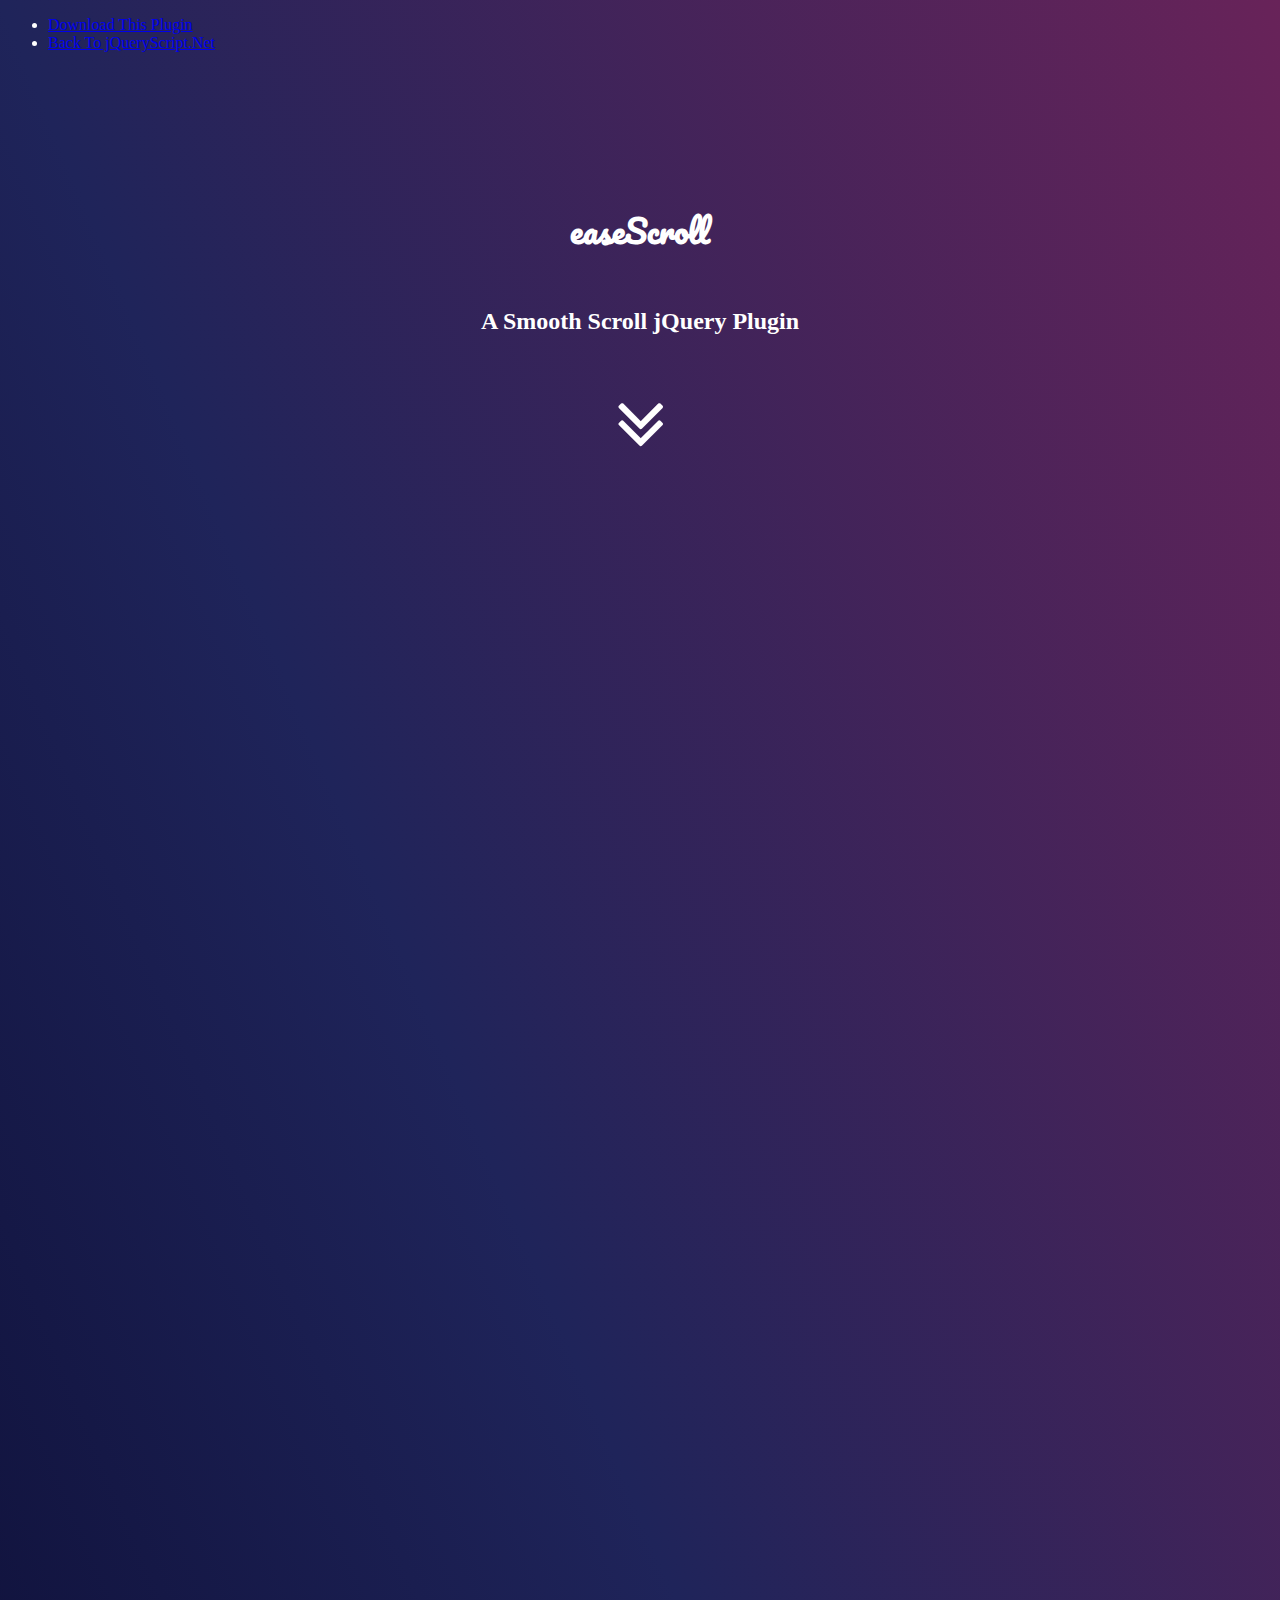
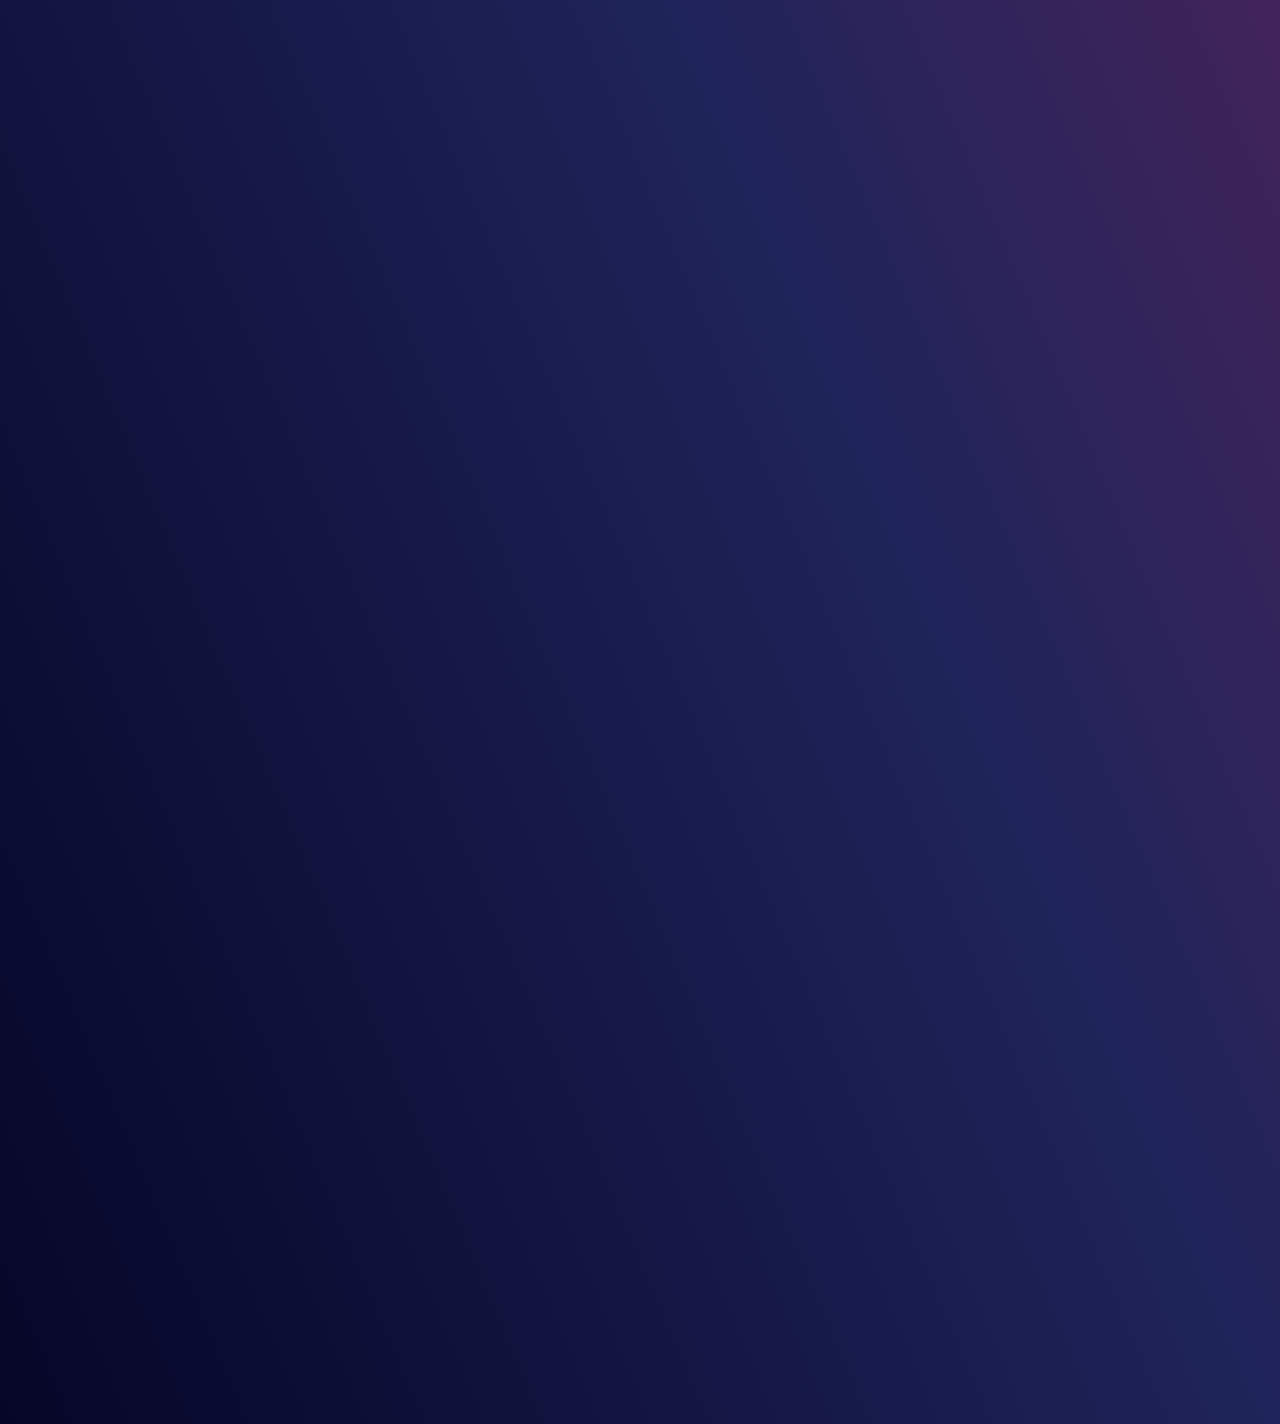
<file: plugin/easeScroll/index.html>
<!doctype html>
<html>
<head>
<meta charset="utf-8">
<meta http-equiv="X-UA-Compatible" content="IE=edge,chrome=1">
<meta name="viewport" content="width=device-width, initial-scale=1">
<title>jQuery easeScroll Plugin Demo</title>
<link href="http://www.jqueryscript.net/css/jquerysctipttop.css" rel="stylesheet" type="text/css">
<link href='http://fonts.googleapis.com/css?family=Pacifico' rel='stylesheet' type='text/css'>
<link rel="stylesheet" href="http://netdna.bootstrapcdn.com/font-awesome/4.6.3/css/font-awesome.min.css">
<style>
        body { background: linear-gradient(to top right, #060628, #1F245A, #682359); color:#fff; font-family:'Roboto'; min-height:3000px; font-family:'Roboto';}
        .container { margin:150px auto; max-width:640px; text-align:center;}
        h1 { font-family:'Pacifico';}
        h2 { margin:50px auto;}
        </style>
</head>

<body>
<div id="jquery-script-menu">
<div class="jquery-script-center">
<ul>
<li><a href="http://www.jqueryscript.net/animation/Smooth-Mouse-Wheel-Scrolling-Plugin-With-jQuery-easeScroll.html">Download This Plugin</a></li>
<li><a href="http://www.jqueryscript.net/">Back To jQueryScript.Net</a></li>
</ul>
<div class="jquery-script-ads"><script type="text/javascript"><!--
google_ad_client = "ca-pub-2783044520727903";
/* jQuery_demo */
google_ad_slot = "2780937993";
google_ad_width = 728;
google_ad_height = 90;
//-->
</script>
<script type="text/javascript"
src="http://pagead2.googlesyndication.com/pagead/show_ads.js">
</script></div>
<div class="jquery-script-clear"></div>
</div>
</div>
<div class="container">
<h1>easeScroll</h1>
<h2>A Smooth Scroll jQuery Plugin</h2>
<p><i class="fa fa-angle-double-down fa-5x"></i></p>
</div>
<script src="http://code.jquery.com/jquery-3.1.1.min.js"></script>
<script src="jquery.easeScroll.js"></script>
<script>
$("html").easeScroll();
</script>
<script type="text/javascript">

  var _gaq = _gaq || [];
  _gaq.push(['_setAccount', 'UA-36251023-1']);
  _gaq.push(['_setDomainName', 'jqueryscript.net']);
  _gaq.push(['_trackPageview']);

  (function() {
    var ga = document.createElement('script'); ga.type = 'text/javascript'; ga.async = true;
    ga.src = ('https:' == document.location.protocol ? 'https://ssl' : 'http://www') + '.google-analytics.com/ga.js';
    var s = document.getElementsByTagName('script')[0]; s.parentNode.insertBefore(ga, s);
  })();

</script>
</body>
</html>
</file>
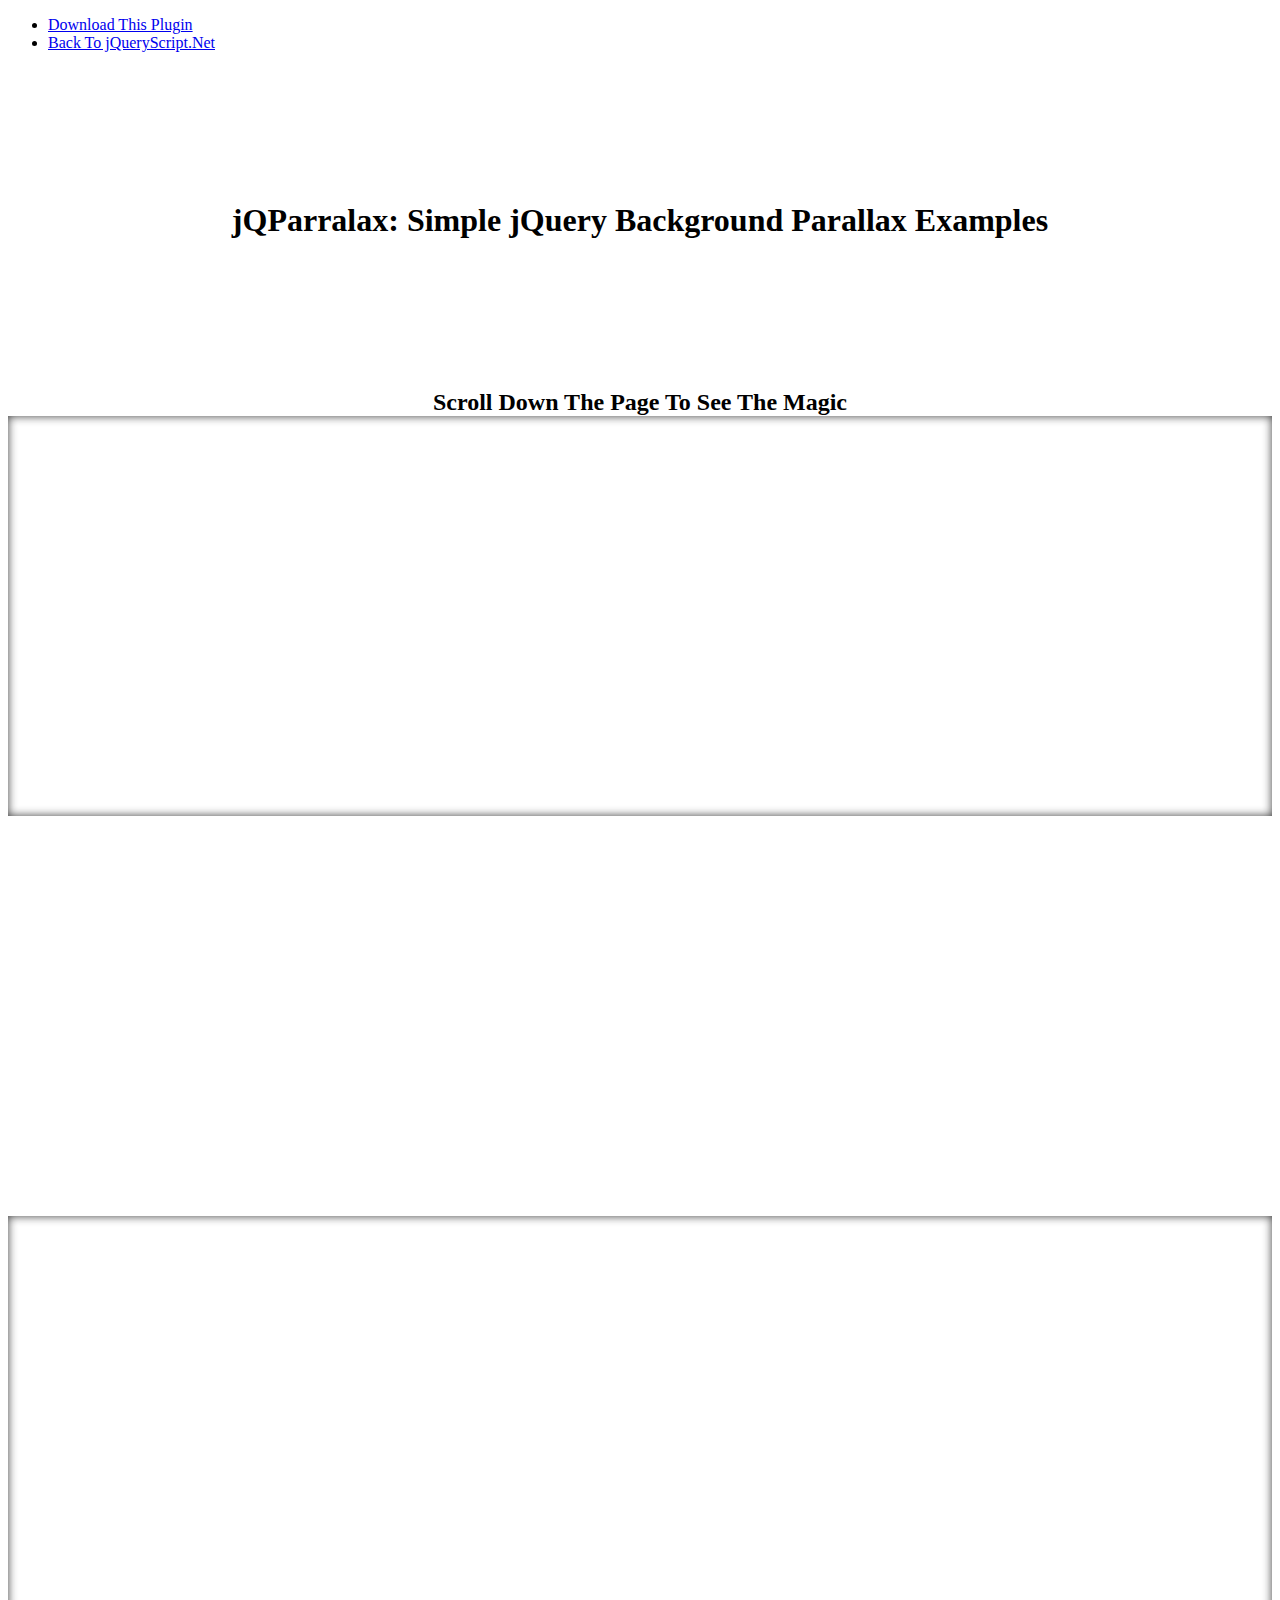
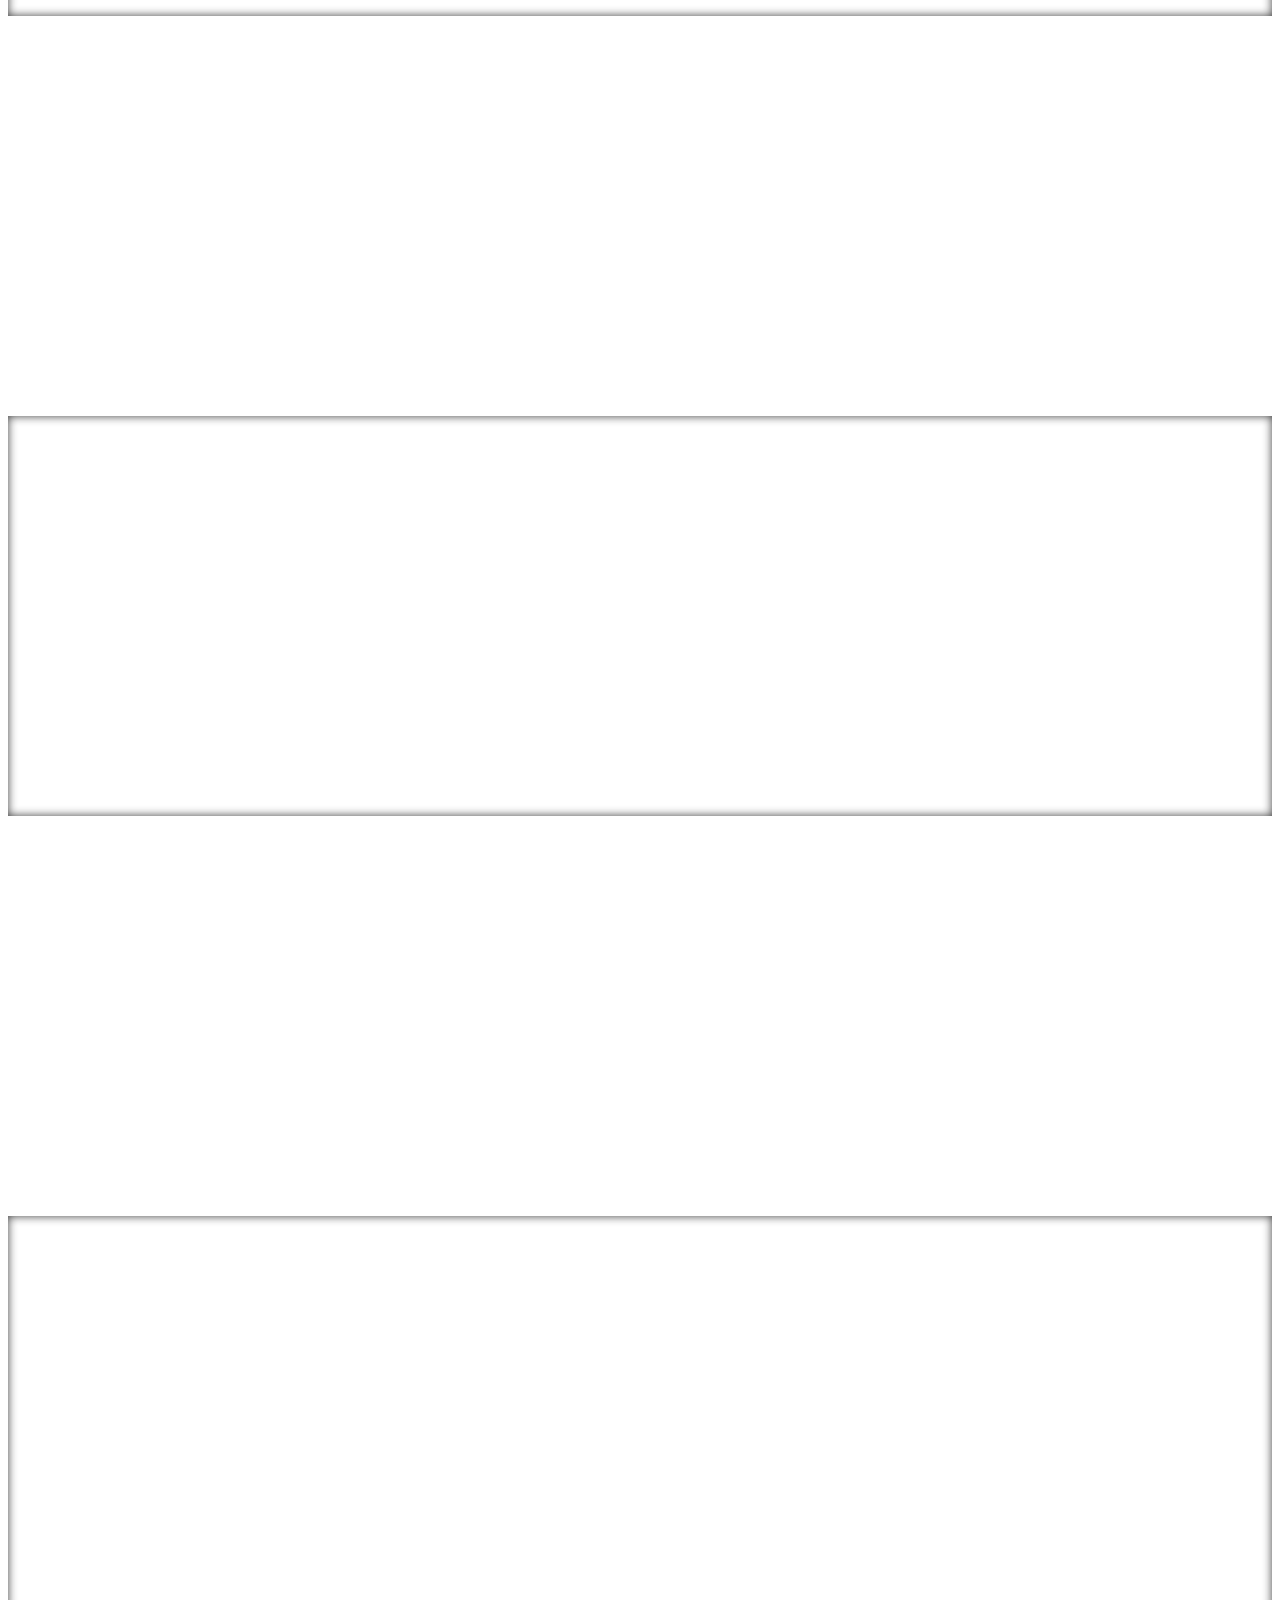
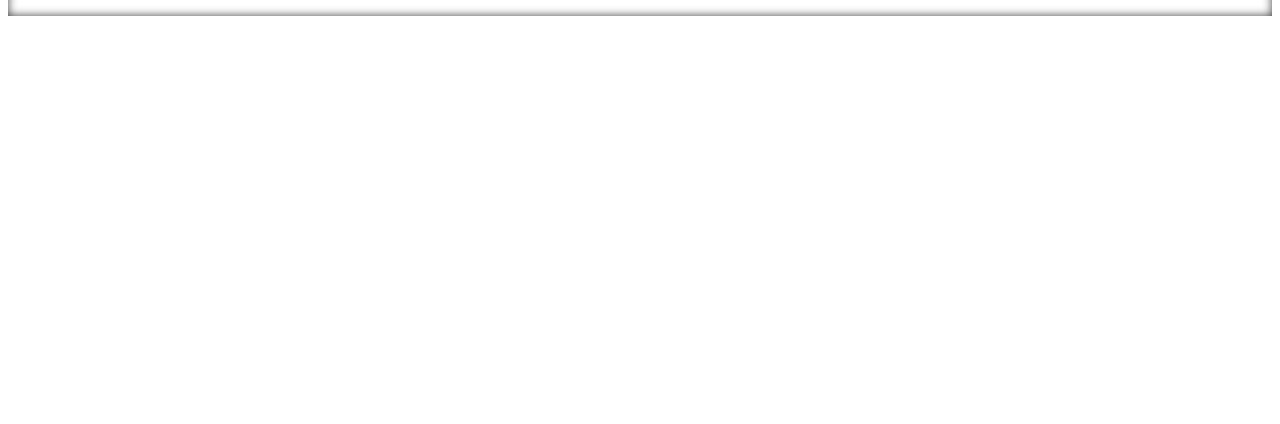
<file: plugin/parallax/index.html>
<!doctype html>
<html>
<head>
<meta charset="utf-8">
<meta http-equiv="X-UA-Compatible" content="IE=edge,chrome=1">
<meta name="viewport" content="width=device-width, initial-scale=1, shrink-to-fit=no">
<link href="https://www.jqueryscript.net/css/jquerysctipttop.css" rel="stylesheet" type="text/css">
    <title>jQParralax: Simple jQuery Background Parallax Examples</title>

    <meta name="description" content="Very simple jQuery based parallax efect on the background image." />

    <link rel="stylesheet" href="jQ-parallax.css" />
    <style>
        h1,h2 { margin: 150px auto 0 auto; text-align: center; }
        .parallax-background { display: flex; align-items: center; justify-content: center; color: #fff; font-size: 2rem; font-family: 'Open Sans';}
    </style>
</head><body><div id="jquery-script-menu">
<div class="jquery-script-center">
<ul>
<li><a href="https://www.jqueryscript.net/animation/parallax-effect-dom-bg.html">Download This Plugin</a></li>
<li><a href="https://www.jqueryscript.net/">Back To jQueryScript.Net</a></li>
</ul><div id="carbon-block"></div>
<div class="jquery-script-ads"><script type="text/javascript"><!--
google_ad_client = "ca-pub-2783044520727903";
/* jQuery_demo */
google_ad_slot = "2780937993";
google_ad_width = 728;
google_ad_height = 90;
//-->
</script>
<script type="text/javascript"
src="https://pagead2.googlesyndication.com/pagead/show_ads.js">
</script></div>
<div class="jquery-script-clear"></div>
</div>
</div>
    <h1>jQParralax: Simple jQuery Background Parallax Examples</h1>
    <h2>Scroll Down The Page To See The Magic</h2>
    <div class="parallax-background add-some-space" style="background-image:url('https://www.jqueryscript.net/dummy/1.jpg');">Parallax 1</div>
    <div class="add-some-space">&nbsp;</div>
    <div class="parallax-background add-some-space" style="background-image:url('https://www.jqueryscript.net/dummy/2.jpg');">Parallax 2</div>
    <div class="add-some-space">&nbsp;</div>
    <div class="parallax-background add-some-space" style="background-image:url('https://www.jqueryscript.net/dummy/3.jpg');">Parallax 3</div>
    <div class="add-some-space">&nbsp;</div>
    <div class="parallax-background add-some-space" style="background-image:url('https://source.unsplash.com/WAnHPV6dY6U/1920x1080');">jQParralax Demo</div>
    <div class="add-some-space">&nbsp;</div>

    <script src="https://code.jquery.com/jquery-3.5.1.slim.min.js"></script>
    <script src="jQ-parallax.js"></script>
    <script type="text/javascript">

  var _gaq = _gaq || [];
  _gaq.push(['_setAccount', 'UA-36251023-1']);
  _gaq.push(['_setDomainName', 'jqueryscript.net']);
  _gaq.push(['_trackPageview']);

  (function() {
    var ga = document.createElement('script'); ga.type = 'text/javascript'; ga.async = true;
    ga.src = ('https:' == document.location.protocol ? 'https://ssl' : 'http://www') + '.google-analytics.com/ga.js';
    var s = document.getElementsByTagName('script')[0]; s.parentNode.insertBefore(ga, s);
  })();

</script>
<script>
try {
  fetch(new Request("https://pagead2.googlesyndication.com/pagead/js/adsbygoogle.js", { method: 'HEAD', mode: 'no-cors' })).then(function(response) {
    return true;
  }).catch(function(e) {
    var carbonScript = document.createElement("script");
    carbonScript.src = "//cdn.carbonads.com/carbon.js?serve=CK7DKKQU&placement=wwwjqueryscriptnet";
    carbonScript.id = "_carbonads_js";
    document.getElementById("carbon-block").appendChild(carbonScript);
  });
} catch (error) {
  console.log(error);
}
</script>
</body></html>
</file>
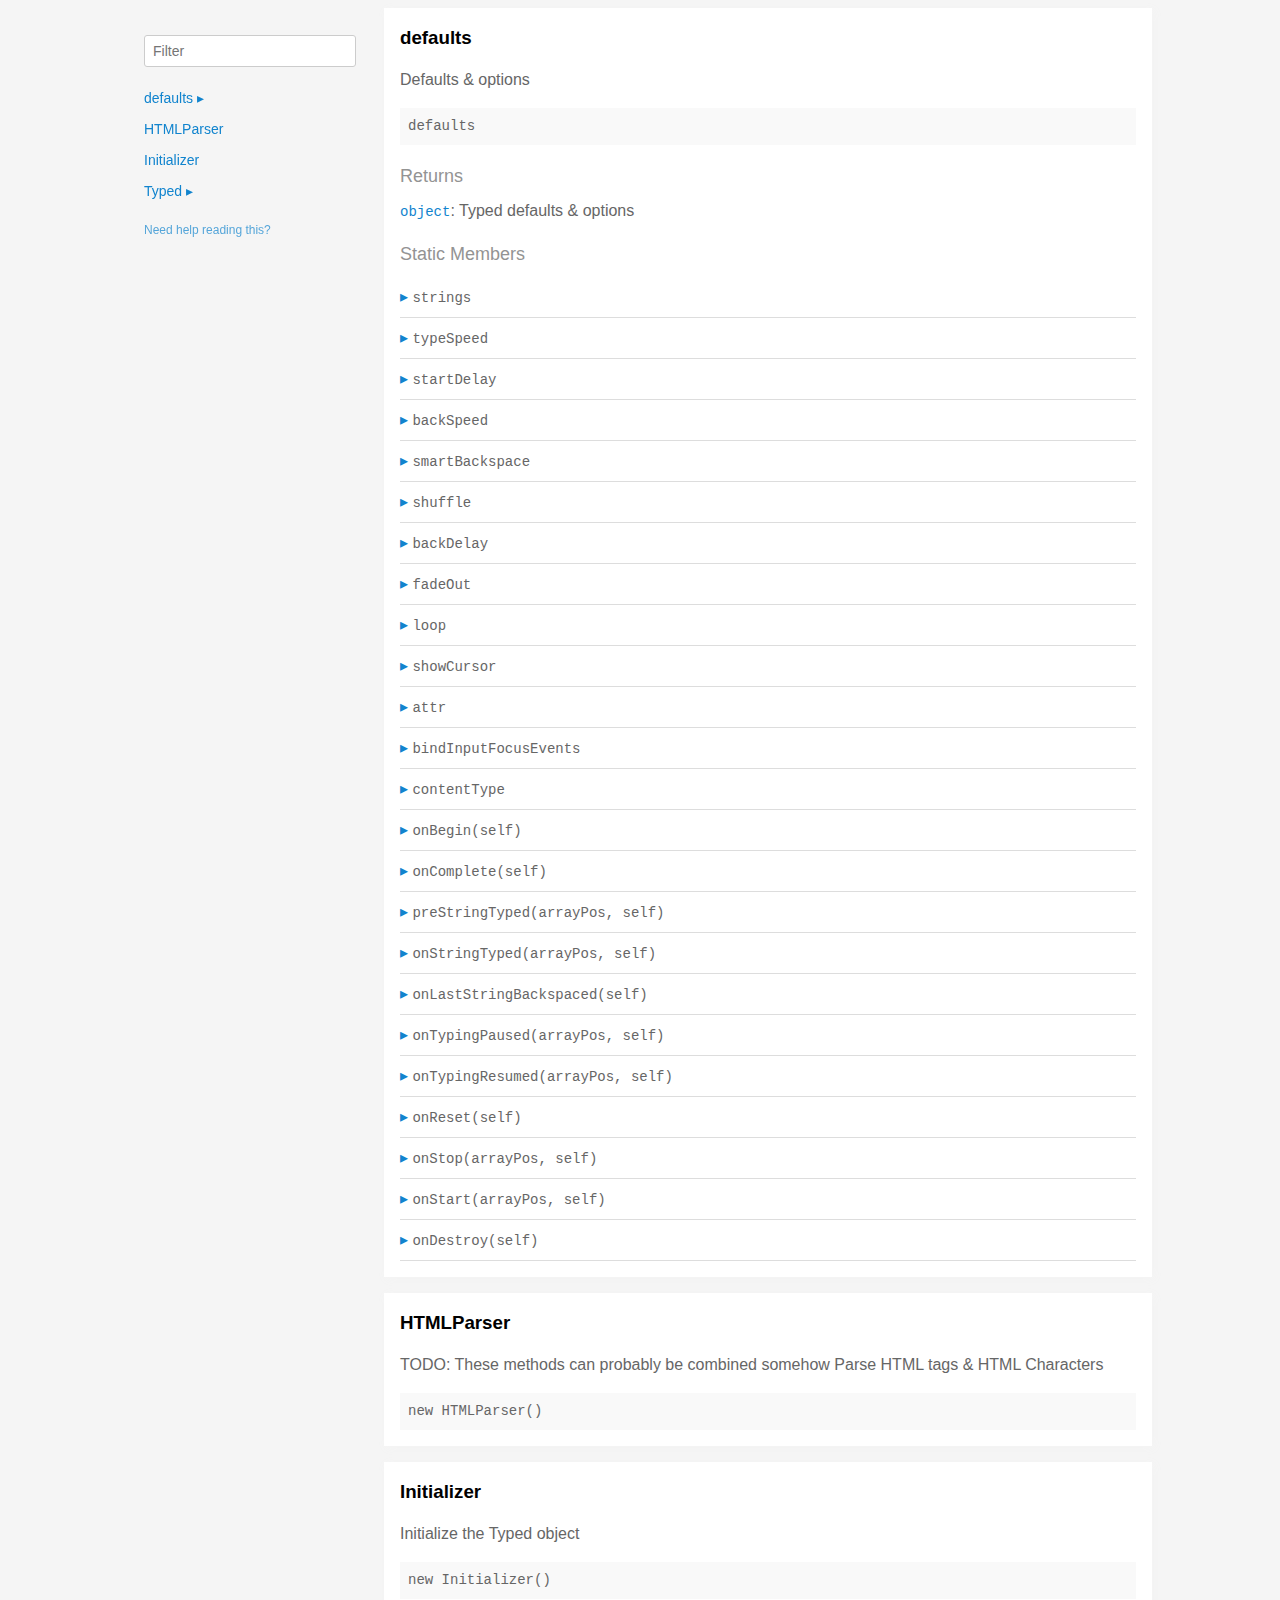
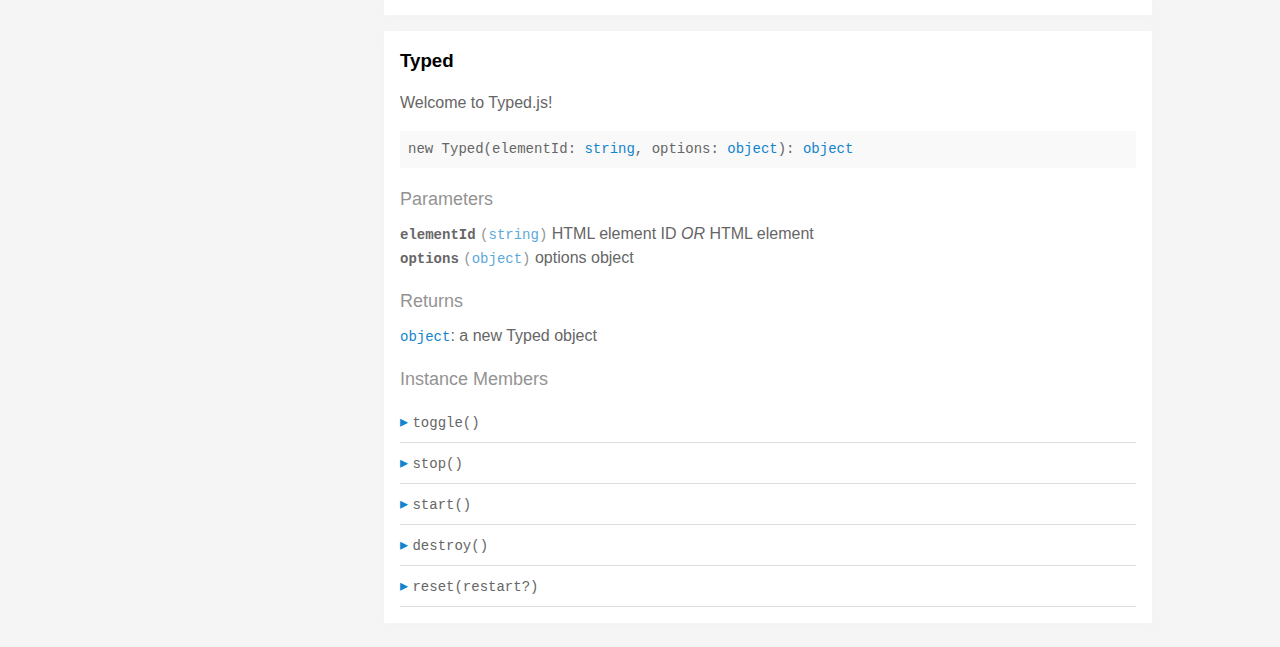
<file: plugin/typed.js-master/docs/index.html>
<!doctype html>
<html>
<head>
  <meta charset='utf-8' />
  <title>  | Documentation</title>
  <meta name='viewport' content='width=device-width,initial-scale=1'>
  <link href='assets/bass.css' type='text/css' rel='stylesheet' />
  <link href='assets/style.css' type='text/css' rel='stylesheet' />
  <link href='assets/github.css' type='text/css' rel='stylesheet' />
</head>
<body class='documentation'>
  <div class='max-width-4 mx-auto'>
    <div class='clearfix md-mxn2'>
      <div class='fixed xs-hide fix-3 overflow-auto max-height-100'>
        <div class='py1 px2'>
          <h3 class='mb0 no-anchor'></h3>
          <div class='mb1'><code></code></div>
          <input
            placeholder='Filter'
            id='filter-input'
            class='col12 block input'
            type='text' />
          <div id='toc'>
            <ul class='list-reset h5 py1-ul'>
              
                
                <li><a
                  href='#defaults'
                  class=" toggle-sibling">
                  defaults
                  <span class='icon'>▸</span>
                </a>
                
                <div class='toggle-target display-none'>
                  
                  <ul class='list-reset py1-ul pl1'>
                    <li class='h5'><span>Static members</span></li>
                    
                      <li><a
                        href='#defaults.strings'
                        class='regular pre-open'>
                        .strings
                      </a></li>
                    
                      <li><a
                        href='#defaults.typeSpeed'
                        class='regular pre-open'>
                        .typeSpeed
                      </a></li>
                    
                      <li><a
                        href='#defaults.startDelay'
                        class='regular pre-open'>
                        .startDelay
                      </a></li>
                    
                      <li><a
                        href='#defaults.backSpeed'
                        class='regular pre-open'>
                        .backSpeed
                      </a></li>
                    
                      <li><a
                        href='#defaults.smartBackspace'
                        class='regular pre-open'>
                        .smartBackspace
                      </a></li>
                    
                      <li><a
                        href='#defaults.shuffle'
                        class='regular pre-open'>
                        .shuffle
                      </a></li>
                    
                      <li><a
                        href='#defaults.backDelay'
                        class='regular pre-open'>
                        .backDelay
                      </a></li>
                    
                      <li><a
                        href='#defaults.fadeOut'
                        class='regular pre-open'>
                        .fadeOut
                      </a></li>
                    
                      <li><a
                        href='#defaults.loop'
                        class='regular pre-open'>
                        .loop
                      </a></li>
                    
                      <li><a
                        href='#defaults.showCursor'
                        class='regular pre-open'>
                        .showCursor
                      </a></li>
                    
                      <li><a
                        href='#defaults.attr'
                        class='regular pre-open'>
                        .attr
                      </a></li>
                    
                      <li><a
                        href='#defaults.bindInputFocusEvents'
                        class='regular pre-open'>
                        .bindInputFocusEvents
                      </a></li>
                    
                      <li><a
                        href='#defaults.contentType'
                        class='regular pre-open'>
                        .contentType
                      </a></li>

                      <li><a
                        href='#defaults.onBegin'
                        class='regular pre-open'>
                        .onBegin
                      </a></li>

                      <li><a
                        href='#defaults.onComplete'
                        class='regular pre-open'>
                        .onComplete
                      </a></li>
                    
                      <li><a
                        href='#defaults.preStringTyped'
                        class='regular pre-open'>
                        .preStringTyped
                      </a></li>
                    
                      <li><a
                        href='#defaults.onStringTyped'
                        class='regular pre-open'>
                        .onStringTyped
                      </a></li>
                    
                      <li><a
                        href='#defaults.onLastStringBackspaced'
                        class='regular pre-open'>
                        .onLastStringBackspaced
                      </a></li>
                    
                      <li><a
                        href='#defaults.onTypingPaused'
                        class='regular pre-open'>
                        .onTypingPaused
                      </a></li>
                    
                      <li><a
                        href='#defaults.onTypingResumed'
                        class='regular pre-open'>
                        .onTypingResumed
                      </a></li>
                    
                      <li><a
                        href='#defaults.onReset'
                        class='regular pre-open'>
                        .onReset
                      </a></li>
                    
                      <li><a
                        href='#defaults.onStop'
                        class='regular pre-open'>
                        .onStop
                      </a></li>
                    
                      <li><a
                        href='#defaults.onStart'
                        class='regular pre-open'>
                        .onStart
                      </a></li>
                    
                      <li><a
                        href='#defaults.onDestroy'
                        class='regular pre-open'>
                        .onDestroy
                      </a></li>
                    
                    </ul>
                  
                  
                  
                </div>
                
                </li>
              
                
                <li><a
                  href='#htmlparser'
                  class="">
                  HTMLParser
                  
                </a>
                
                </li>
              
                
                <li><a
                  href='#initializer'
                  class="">
                  Initializer
                  
                </a>
                
                </li>
              
                
                <li><a
                  href='#typed'
                  class=" toggle-sibling">
                  Typed
                  <span class='icon'>▸</span>
                </a>
                
                <div class='toggle-target display-none'>
                  
                  
                    <ul class='list-reset py1-ul pl1'>
                      <li class='h5'><span>Instance members</span></li>
                      
                      <li><a
                        href='#Typed#toggle'
                        class='regular pre-open'>
                        #toggle
                      </a></li>
                      
                      <li><a
                        href='#Typed#stop'
                        class='regular pre-open'>
                        #stop
                      </a></li>
                      
                      <li><a
                        href='#Typed#start'
                        class='regular pre-open'>
                        #start
                      </a></li>
                      
                      <li><a
                        href='#Typed#destroy'
                        class='regular pre-open'>
                        #destroy
                      </a></li>
                      
                      <li><a
                        href='#Typed#reset'
                        class='regular pre-open'>
                        #reset
                      </a></li>
                      
                    </ul>
                  
                  
                </div>
                
                </li>
              
            </ul>
          </div>
          <div class='mt1 h6 quiet'>
            <a href='http://documentation.js.org/reading-documentation.html'>Need help reading this?</a>
          </div>
        </div>
      </div>
      <div class='fix-margin-3'>
        
          
            <section class='p2 mb2 clearfix bg-white minishadow'>

  
  <div class='clearfix'>
    
    <h3 class='fl m0' id='defaults'>
      defaults
    </h3>
    
    
  </div>
  

  <p>Defaults &#x26; options</p>


  <div class='pre p1 fill-light mt0'>defaults</div>
  
  

  
  
  
  
  

  

  

  
    
      <div class='py1 quiet mt1 prose-big'>Returns</div>
      <code><a href="https://developer.mozilla.org/en-US/docs/Web/JavaScript/Reference/Global_Objects/Object">object</a></code>:
        Typed defaults &#x26; options

      
    
  

  

  

  
    <div class='py1 quiet mt1 prose-big'>Static Members</div>
    <div class="clearfix">
  
    <div class='border-bottom' id='defaults.strings'>
      <div class="clearfix small pointer toggle-sibling">
        <div class="py1 contain">
            <a class='icon pin-right py1 dark-link caret-right'>▸</a>
            <span class='code strong strong truncate'>strings</span>
        </div>
      </div>
      <div class="clearfix display-none toggle-target">
        <section class='p2 mb2 clearfix bg-white minishadow'>

  

  

  <div class='pre p1 fill-light mt0'>strings</div>
  
  

  
  
  
  
  

  

  
    <div class='py1 quiet mt1 prose-big'>Properties</div>
    <div>
      
        <div class='space-bottom0'>
          <span class='code bold'>strings</span> <code class='quiet'>(<a href="https://developer.mozilla.org/en-US/docs/Web/JavaScript/Reference/Global_Objects/Array">array</a>)</code>
          : strings to be typed

          
        </div>
      
        <div class='space-bottom0'>
          <span class='code bold'>stringsElement</span> <code class='quiet'>(<a href="https://developer.mozilla.org/en-US/docs/Web/JavaScript/Reference/Global_Objects/String">string</a>)</code>
          : ID of element containing string children

          
        </div>
      
    </div>
  

  

  

  

  

  

  
</section>

      </div>
    </div>
  
    <div class='border-bottom' id='defaults.typeSpeed'>
      <div class="clearfix small pointer toggle-sibling">
        <div class="py1 contain">
            <a class='icon pin-right py1 dark-link caret-right'>▸</a>
            <span class='code strong strong truncate'>typeSpeed</span>
        </div>
      </div>
      <div class="clearfix display-none toggle-target">
        <section class='p2 mb2 clearfix bg-white minishadow'>

  

  

  <div class='pre p1 fill-light mt0'>typeSpeed</div>
  
  

  
  
  
  
  

  

  
    <div class='py1 quiet mt1 prose-big'>Properties</div>
    <div>
      
        <div class='space-bottom0'>
          <span class='code bold'>typeSpeed</span> <code class='quiet'>(<a href="https://developer.mozilla.org/en-US/docs/Web/JavaScript/Reference/Global_Objects/Number">number</a>)</code>
          : type speed in milliseconds

          
        </div>
      
    </div>
  

  

  

  

  

  

  
</section>

      </div>
    </div>
  
    <div class='border-bottom' id='defaults.startDelay'>
      <div class="clearfix small pointer toggle-sibling">
        <div class="py1 contain">
            <a class='icon pin-right py1 dark-link caret-right'>▸</a>
            <span class='code strong strong truncate'>startDelay</span>
        </div>
      </div>
      <div class="clearfix display-none toggle-target">
        <section class='p2 mb2 clearfix bg-white minishadow'>

  

  

  <div class='pre p1 fill-light mt0'>startDelay</div>
  
  

  
  
  
  
  

  

  
    <div class='py1 quiet mt1 prose-big'>Properties</div>
    <div>
      
        <div class='space-bottom0'>
          <span class='code bold'>startDelay</span> <code class='quiet'>(<a href="https://developer.mozilla.org/en-US/docs/Web/JavaScript/Reference/Global_Objects/Number">number</a>)</code>
          : time before typing starts in milliseconds

          
        </div>
      
    </div>
  

  

  

  

  

  

  
</section>

      </div>
    </div>
  
    <div class='border-bottom' id='defaults.backSpeed'>
      <div class="clearfix small pointer toggle-sibling">
        <div class="py1 contain">
            <a class='icon pin-right py1 dark-link caret-right'>▸</a>
            <span class='code strong strong truncate'>backSpeed</span>
        </div>
      </div>
      <div class="clearfix display-none toggle-target">
        <section class='p2 mb2 clearfix bg-white minishadow'>

  

  

  <div class='pre p1 fill-light mt0'>backSpeed</div>
  
  

  
  
  
  
  

  

  
    <div class='py1 quiet mt1 prose-big'>Properties</div>
    <div>
      
        <div class='space-bottom0'>
          <span class='code bold'>backSpeed</span> <code class='quiet'>(<a href="https://developer.mozilla.org/en-US/docs/Web/JavaScript/Reference/Global_Objects/Number">number</a>)</code>
          : backspacing speed in milliseconds

          
        </div>
      
    </div>
  

  

  

  

  

  

  
</section>

      </div>
    </div>
  
    <div class='border-bottom' id='defaults.smartBackspace'>
      <div class="clearfix small pointer toggle-sibling">
        <div class="py1 contain">
            <a class='icon pin-right py1 dark-link caret-right'>▸</a>
            <span class='code strong strong truncate'>smartBackspace</span>
        </div>
      </div>
      <div class="clearfix display-none toggle-target">
        <section class='p2 mb2 clearfix bg-white minishadow'>

  

  

  <div class='pre p1 fill-light mt0'>smartBackspace</div>
  
  

  
  
  
  
  

  

  
    <div class='py1 quiet mt1 prose-big'>Properties</div>
    <div>
      
        <div class='space-bottom0'>
          <span class='code bold'>smartBackspace</span> <code class='quiet'>(<a href="https://developer.mozilla.org/en-US/docs/Web/JavaScript/Reference/Global_Objects/Boolean">boolean</a>)</code>
          : only backspace what doesn't match the previous string

          
        </div>
      
    </div>
  

  

  

  

  

  

  
</section>

      </div>
    </div>
  
    <div class='border-bottom' id='defaults.shuffle'>
      <div class="clearfix small pointer toggle-sibling">
        <div class="py1 contain">
            <a class='icon pin-right py1 dark-link caret-right'>▸</a>
            <span class='code strong strong truncate'>shuffle</span>
        </div>
      </div>
      <div class="clearfix display-none toggle-target">
        <section class='p2 mb2 clearfix bg-white minishadow'>

  

  

  <div class='pre p1 fill-light mt0'>shuffle</div>
  
  

  
  
  
  
  

  

  
    <div class='py1 quiet mt1 prose-big'>Properties</div>
    <div>
      
        <div class='space-bottom0'>
          <span class='code bold'>shuffle</span> <code class='quiet'>(<a href="https://developer.mozilla.org/en-US/docs/Web/JavaScript/Reference/Global_Objects/Boolean">boolean</a>)</code>
          : shuffle the strings

          
        </div>
      
    </div>
  

  

  

  

  

  

  
</section>

      </div>
    </div>
  
    <div class='border-bottom' id='defaults.backDelay'>
      <div class="clearfix small pointer toggle-sibling">
        <div class="py1 contain">
            <a class='icon pin-right py1 dark-link caret-right'>▸</a>
            <span class='code strong strong truncate'>backDelay</span>
        </div>
      </div>
      <div class="clearfix display-none toggle-target">
        <section class='p2 mb2 clearfix bg-white minishadow'>

  

  

  <div class='pre p1 fill-light mt0'>backDelay</div>
  
  

  
  
  
  
  

  

  
    <div class='py1 quiet mt1 prose-big'>Properties</div>
    <div>
      
        <div class='space-bottom0'>
          <span class='code bold'>backDelay</span> <code class='quiet'>(<a href="https://developer.mozilla.org/en-US/docs/Web/JavaScript/Reference/Global_Objects/Number">number</a>)</code>
          : time before backspacing in milliseconds

          
        </div>
      
    </div>
  

  

  

  

  

  

  
</section>

      </div>
    </div>
  
    <div class='border-bottom' id='defaults.fadeOut'>
      <div class="clearfix small pointer toggle-sibling">
        <div class="py1 contain">
            <a class='icon pin-right py1 dark-link caret-right'>▸</a>
            <span class='code strong strong truncate'>fadeOut</span>
        </div>
      </div>
      <div class="clearfix display-none toggle-target">
        <section class='p2 mb2 clearfix bg-white minishadow'>

  

  

  <div class='pre p1 fill-light mt0'>fadeOut</div>
  
  

  
  
  
  
  

  

  
    <div class='py1 quiet mt1 prose-big'>Properties</div>
    <div>
      
        <div class='space-bottom0'>
          <span class='code bold'>fadeOut</span> <code class='quiet'>(<a href="https://developer.mozilla.org/en-US/docs/Web/JavaScript/Reference/Global_Objects/Boolean">boolean</a>)</code>
          : Fade out instead of backspace

          
        </div>
      
        <div class='space-bottom0'>
          <span class='code bold'>fadeOutClass</span> <code class='quiet'>(<a href="https://developer.mozilla.org/en-US/docs/Web/JavaScript/Reference/Global_Objects/String">string</a>)</code>
          : css class for fade animation

          
        </div>
      
        <div class='space-bottom0'>
          <span class='code bold'>fadeOutDelay</span> <code class='quiet'>(<a href="https://developer.mozilla.org/en-US/docs/Web/JavaScript/Reference/Global_Objects/Boolean">boolean</a>)</code>
          : Fade out delay in milliseconds

          
        </div>
      
    </div>
  

  

  

  

  

  

  
</section>

      </div>
    </div>
  
    <div class='border-bottom' id='defaults.loop'>
      <div class="clearfix small pointer toggle-sibling">
        <div class="py1 contain">
            <a class='icon pin-right py1 dark-link caret-right'>▸</a>
            <span class='code strong strong truncate'>loop</span>
        </div>
      </div>
      <div class="clearfix display-none toggle-target">
        <section class='p2 mb2 clearfix bg-white minishadow'>

  

  

  <div class='pre p1 fill-light mt0'>loop</div>
  
  

  
  
  
  
  

  

  
    <div class='py1 quiet mt1 prose-big'>Properties</div>
    <div>
      
        <div class='space-bottom0'>
          <span class='code bold'>loop</span> <code class='quiet'>(<a href="https://developer.mozilla.org/en-US/docs/Web/JavaScript/Reference/Global_Objects/Boolean">boolean</a>)</code>
          : loop strings

          
        </div>
      
        <div class='space-bottom0'>
          <span class='code bold'>loopCount</span> <code class='quiet'>(<a href="https://developer.mozilla.org/en-US/docs/Web/JavaScript/Reference/Global_Objects/Number">number</a>)</code>
          : amount of loops

          
        </div>
      
    </div>
  

  

  

  

  

  

  
</section>

      </div>
    </div>
  
    <div class='border-bottom' id='defaults.showCursor'>
      <div class="clearfix small pointer toggle-sibling">
        <div class="py1 contain">
            <a class='icon pin-right py1 dark-link caret-right'>▸</a>
            <span class='code strong strong truncate'>showCursor</span>
        </div>
      </div>
      <div class="clearfix display-none toggle-target">
        <section class='p2 mb2 clearfix bg-white minishadow'>

  

  

  <div class='pre p1 fill-light mt0'>showCursor</div>
  
  

  
  
  
  
  

  

  
    <div class='py1 quiet mt1 prose-big'>Properties</div>
    <div>
      
        <div class='space-bottom0'>
          <span class='code bold'>showCursor</span> <code class='quiet'>(<a href="https://developer.mozilla.org/en-US/docs/Web/JavaScript/Reference/Global_Objects/Boolean">boolean</a>)</code>
          : show cursor

          
        </div>
      
        <div class='space-bottom0'>
          <span class='code bold'>cursorChar</span> <code class='quiet'>(<a href="https://developer.mozilla.org/en-US/docs/Web/JavaScript/Reference/Global_Objects/String">string</a>)</code>
          : character for cursor

          
        </div>
      
        <div class='space-bottom0'>
          <span class='code bold'>autoInsertCss</span> <code class='quiet'>(<a href="https://developer.mozilla.org/en-US/docs/Web/JavaScript/Reference/Global_Objects/Boolean">boolean</a>)</code>
          : insert CSS for cursor and fadeOut into HTML 
<head>

          
        </div>
      
    </div>
  

  

  

  

  

  

  
</section>

      </div>
    </div>
  
    <div class='border-bottom' id='defaults.attr'>
      <div class="clearfix small pointer toggle-sibling">
        <div class="py1 contain">
            <a class='icon pin-right py1 dark-link caret-right'>▸</a>
            <span class='code strong strong truncate'>attr</span>
        </div>
      </div>
      <div class="clearfix display-none toggle-target">
        <section class='p2 mb2 clearfix bg-white minishadow'>

  

  

  <div class='pre p1 fill-light mt0'>attr</div>
  
  

  
  
  
  
  

  

  
    <div class='py1 quiet mt1 prose-big'>Properties</div>
    <div>
      
        <div class='space-bottom0'>
          <span class='code bold'>attr</span> <code class='quiet'>(<a href="https://developer.mozilla.org/en-US/docs/Web/JavaScript/Reference/Global_Objects/String">string</a>)</code>
          : attribute for typing
Ex: input placeholder, value, or just HTML text

          
        </div>
      
    </div>
  

  

  

  

  

  

  
</section>

      </div>
    </div>
  
    <div class='border-bottom' id='defaults.bindInputFocusEvents'>
      <div class="clearfix small pointer toggle-sibling">
        <div class="py1 contain">
            <a class='icon pin-right py1 dark-link caret-right'>▸</a>
            <span class='code strong strong truncate'>bindInputFocusEvents</span>
        </div>
      </div>
      <div class="clearfix display-none toggle-target">
        <section class='p2 mb2 clearfix bg-white minishadow'>

  

  

  <div class='pre p1 fill-light mt0'>bindInputFocusEvents</div>
  
  

  
  
  
  
  

  

  
    <div class='py1 quiet mt1 prose-big'>Properties</div>
    <div>
      
        <div class='space-bottom0'>
          <span class='code bold'>bindInputFocusEvents</span> <code class='quiet'>(<a href="https://developer.mozilla.org/en-US/docs/Web/JavaScript/Reference/Global_Objects/Boolean">boolean</a>)</code>
          : bind to focus and blur if el is text input

          
        </div>
      
    </div>
  

  

  

  

  

  

  
</section>

      </div>
    </div>
  
    <div class='border-bottom' id='defaults.contentType'>
      <div class="clearfix small pointer toggle-sibling">
        <div class="py1 contain">
            <a class='icon pin-right py1 dark-link caret-right'>▸</a>
            <span class='code strong strong truncate'>contentType</span>
        </div>
      </div>
      <div class="clearfix display-none toggle-target">
        <section class='p2 mb2 clearfix bg-white minishadow'>

  

  

  <div class='pre p1 fill-light mt0'>contentType</div>
  
  

  
  
  
  
  

  

  
    <div class='py1 quiet mt1 prose-big'>Properties</div>
    <div>
      
        <div class='space-bottom0'>
          <span class='code bold'>contentType</span> <code class='quiet'>(<a href="https://developer.mozilla.org/en-US/docs/Web/JavaScript/Reference/Global_Objects/String">string</a>)</code>
          : 'html' or 'null' for plaintext

          
        </div>
      
    </div>
  

  

  

  

  

  

  
</section>

      </div>
    </div>
  
    <div class='border-bottom' id='defaults.onBegin'>
      <div class="clearfix small pointer toggle-sibling">
        <div class="py1 contain">
            <a class='icon pin-right py1 dark-link caret-right'>▸</a>
            <span class='code strong strong truncate'>onBegin(self)</span>
        </div>
      </div>
      <div class="clearfix display-none toggle-target">
        <section class='p2 mb2 clearfix bg-white minishadow'>

  

  <p>Before it begins typing</p>

  <div class='pre p1 fill-light mt0'>onBegin(self: <a href="#typed">Typed</a>)</div>
  
    <div class='py1 quiet mt1 prose-big'>Parameters</div>
    <div class='prose'>
      
        <div class='space-bottom0'>
          <div>
            <span class='code bold'>self</span> <code class='quiet'>(<a href="#typed">Typed</a>)</code>
	    
          </div>
          
        </div>
      
    </div>
  
</section>

      </div>
    </div>

    <div class='border-bottom' id='defaults.onComplete'>
      <div class="clearfix small pointer toggle-sibling">
        <div class="py1 contain">
            <a class='icon pin-right py1 dark-link caret-right'>▸</a>
            <span class='code strong strong truncate'>onComplete(self)</span>
        </div>
      </div>
      <div class="clearfix display-none toggle-target">
        <section class='p2 mb2 clearfix bg-white minishadow'>

  

  <p>All typing is complete</p>


  <div class='pre p1 fill-light mt0'>onComplete(self: <a href="#typed">Typed</a>)</div>
  
  

  
  
  
  
  

  
    <div class='py1 quiet mt1 prose-big'>Parameters</div>
    <div class='prose'>
      
        <div class='space-bottom0'>
          <div>
            <span class='code bold'>self</span> <code class='quiet'>(<a href="#typed">Typed</a>)</code>
	    
          </div>
          
        </div>
      
    </div>
  

  

  

  

  

  

  

  
</section>

      </div>
    </div>
  
    <div class='border-bottom' id='defaults.preStringTyped'>
      <div class="clearfix small pointer toggle-sibling">
        <div class="py1 contain">
            <a class='icon pin-right py1 dark-link caret-right'>▸</a>
            <span class='code strong strong truncate'>preStringTyped(arrayPos, self)</span>
        </div>
      </div>
      <div class="clearfix display-none toggle-target">
        <section class='p2 mb2 clearfix bg-white minishadow'>

  

  <p>Before each string is typed</p>


  <div class='pre p1 fill-light mt0'>preStringTyped(arrayPos: <a href="https://developer.mozilla.org/en-US/docs/Web/JavaScript/Reference/Global_Objects/Number">number</a>, self: <a href="#typed">Typed</a>)</div>
  
  

  
  
  
  
  

  
    <div class='py1 quiet mt1 prose-big'>Parameters</div>
    <div class='prose'>
      
        <div class='space-bottom0'>
          <div>
            <span class='code bold'>arrayPos</span> <code class='quiet'>(<a href="https://developer.mozilla.org/en-US/docs/Web/JavaScript/Reference/Global_Objects/Number">number</a>)</code>
	    
          </div>
          
        </div>
      
        <div class='space-bottom0'>
          <div>
            <span class='code bold'>self</span> <code class='quiet'>(<a href="#typed">Typed</a>)</code>
	    
          </div>
          
        </div>
      
    </div>
  

  

  

  

  

  

  

  
</section>

      </div>
    </div>
  
    <div class='border-bottom' id='defaults.onStringTyped'>
      <div class="clearfix small pointer toggle-sibling">
        <div class="py1 contain">
            <a class='icon pin-right py1 dark-link caret-right'>▸</a>
            <span class='code strong strong truncate'>onStringTyped(arrayPos, self)</span>
        </div>
      </div>
      <div class="clearfix display-none toggle-target">
        <section class='p2 mb2 clearfix bg-white minishadow'>

  

  <p>After each string is typed</p>


  <div class='pre p1 fill-light mt0'>onStringTyped(arrayPos: <a href="https://developer.mozilla.org/en-US/docs/Web/JavaScript/Reference/Global_Objects/Number">number</a>, self: <a href="#typed">Typed</a>)</div>
  
  

  
  
  
  
  

  
    <div class='py1 quiet mt1 prose-big'>Parameters</div>
    <div class='prose'>
      
        <div class='space-bottom0'>
          <div>
            <span class='code bold'>arrayPos</span> <code class='quiet'>(<a href="https://developer.mozilla.org/en-US/docs/Web/JavaScript/Reference/Global_Objects/Number">number</a>)</code>
	    
          </div>
          
        </div>
      
        <div class='space-bottom0'>
          <div>
            <span class='code bold'>self</span> <code class='quiet'>(<a href="#typed">Typed</a>)</code>
	    
          </div>
          
        </div>
      
    </div>
  

  

  

  

  

  

  

  
</section>

      </div>
    </div>
  
    <div class='border-bottom' id='defaults.onLastStringBackspaced'>
      <div class="clearfix small pointer toggle-sibling">
        <div class="py1 contain">
            <a class='icon pin-right py1 dark-link caret-right'>▸</a>
            <span class='code strong strong truncate'>onLastStringBackspaced(self)</span>
        </div>
      </div>
      <div class="clearfix display-none toggle-target">
        <section class='p2 mb2 clearfix bg-white minishadow'>

  

  <p>During looping, after last string is typed</p>


  <div class='pre p1 fill-light mt0'>onLastStringBackspaced(self: <a href="#typed">Typed</a>)</div>
  
  

  
  
  
  
  

  
    <div class='py1 quiet mt1 prose-big'>Parameters</div>
    <div class='prose'>
      
        <div class='space-bottom0'>
          <div>
            <span class='code bold'>self</span> <code class='quiet'>(<a href="#typed">Typed</a>)</code>
	    
          </div>
          
        </div>
      
    </div>
  

  

  

  

  

  

  

  
</section>

      </div>
    </div>
  
    <div class='border-bottom' id='defaults.onTypingPaused'>
      <div class="clearfix small pointer toggle-sibling">
        <div class="py1 contain">
            <a class='icon pin-right py1 dark-link caret-right'>▸</a>
            <span class='code strong strong truncate'>onTypingPaused(arrayPos, self)</span>
        </div>
      </div>
      <div class="clearfix display-none toggle-target">
        <section class='p2 mb2 clearfix bg-white minishadow'>

  

  <p>Typing has been stopped</p>


  <div class='pre p1 fill-light mt0'>onTypingPaused(arrayPos: <a href="https://developer.mozilla.org/en-US/docs/Web/JavaScript/Reference/Global_Objects/Number">number</a>, self: <a href="#typed">Typed</a>)</div>
  
  

  
  
  
  
  

  
    <div class='py1 quiet mt1 prose-big'>Parameters</div>
    <div class='prose'>
      
        <div class='space-bottom0'>
          <div>
            <span class='code bold'>arrayPos</span> <code class='quiet'>(<a href="https://developer.mozilla.org/en-US/docs/Web/JavaScript/Reference/Global_Objects/Number">number</a>)</code>
	    
          </div>
          
        </div>
      
        <div class='space-bottom0'>
          <div>
            <span class='code bold'>self</span> <code class='quiet'>(<a href="#typed">Typed</a>)</code>
	    
          </div>
          
        </div>
      
    </div>
  

  

  

  

  

  

  

  
</section>

      </div>
    </div>
  
    <div class='border-bottom' id='defaults.onTypingResumed'>
      <div class="clearfix small pointer toggle-sibling">
        <div class="py1 contain">
            <a class='icon pin-right py1 dark-link caret-right'>▸</a>
            <span class='code strong strong truncate'>onTypingResumed(arrayPos, self)</span>
        </div>
      </div>
      <div class="clearfix display-none toggle-target">
        <section class='p2 mb2 clearfix bg-white minishadow'>

  

  <p>Typing has been started after being stopped</p>


  <div class='pre p1 fill-light mt0'>onTypingResumed(arrayPos: <a href="https://developer.mozilla.org/en-US/docs/Web/JavaScript/Reference/Global_Objects/Number">number</a>, self: <a href="#typed">Typed</a>)</div>
  
  

  
  
  
  
  

  
    <div class='py1 quiet mt1 prose-big'>Parameters</div>
    <div class='prose'>
      
        <div class='space-bottom0'>
          <div>
            <span class='code bold'>arrayPos</span> <code class='quiet'>(<a href="https://developer.mozilla.org/en-US/docs/Web/JavaScript/Reference/Global_Objects/Number">number</a>)</code>
	    
          </div>
          
        </div>
      
        <div class='space-bottom0'>
          <div>
            <span class='code bold'>self</span> <code class='quiet'>(<a href="#typed">Typed</a>)</code>
	    
          </div>
          
        </div>
      
    </div>
  

  

  

  

  

  

  

  
</section>

      </div>
    </div>
  
    <div class='border-bottom' id='defaults.onReset'>
      <div class="clearfix small pointer toggle-sibling">
        <div class="py1 contain">
            <a class='icon pin-right py1 dark-link caret-right'>▸</a>
            <span class='code strong strong truncate'>onReset(self)</span>
        </div>
      </div>
      <div class="clearfix display-none toggle-target">
        <section class='p2 mb2 clearfix bg-white minishadow'>

  

  <p>After reset</p>


  <div class='pre p1 fill-light mt0'>onReset(self: <a href="#typed">Typed</a>)</div>
  
  

  
  
  
  
  

  
    <div class='py1 quiet mt1 prose-big'>Parameters</div>
    <div class='prose'>
      
        <div class='space-bottom0'>
          <div>
            <span class='code bold'>self</span> <code class='quiet'>(<a href="#typed">Typed</a>)</code>
	    
          </div>
          
        </div>
      
    </div>
  

  

  

  

  

  

  

  
</section>

      </div>
    </div>
  
    <div class='border-bottom' id='defaults.onStop'>
      <div class="clearfix small pointer toggle-sibling">
        <div class="py1 contain">
            <a class='icon pin-right py1 dark-link caret-right'>▸</a>
            <span class='code strong strong truncate'>onStop(arrayPos, self)</span>
        </div>
      </div>
      <div class="clearfix display-none toggle-target">
        <section class='p2 mb2 clearfix bg-white minishadow'>

  

  <p>After stop</p>


  <div class='pre p1 fill-light mt0'>onStop(arrayPos: <a href="https://developer.mozilla.org/en-US/docs/Web/JavaScript/Reference/Global_Objects/Number">number</a>, self: <a href="#typed">Typed</a>)</div>
  
  

  
  
  
  
  

  
    <div class='py1 quiet mt1 prose-big'>Parameters</div>
    <div class='prose'>
      
        <div class='space-bottom0'>
          <div>
            <span class='code bold'>arrayPos</span> <code class='quiet'>(<a href="https://developer.mozilla.org/en-US/docs/Web/JavaScript/Reference/Global_Objects/Number">number</a>)</code>
	    
          </div>
          
        </div>
      
        <div class='space-bottom0'>
          <div>
            <span class='code bold'>self</span> <code class='quiet'>(<a href="#typed">Typed</a>)</code>
	    
          </div>
          
        </div>
      
    </div>
  

  

  

  

  

  

  

  
</section>

      </div>
    </div>
  
    <div class='border-bottom' id='defaults.onStart'>
      <div class="clearfix small pointer toggle-sibling">
        <div class="py1 contain">
            <a class='icon pin-right py1 dark-link caret-right'>▸</a>
            <span class='code strong strong truncate'>onStart(arrayPos, self)</span>
        </div>
      </div>
      <div class="clearfix display-none toggle-target">
        <section class='p2 mb2 clearfix bg-white minishadow'>

  

  <p>After start</p>


  <div class='pre p1 fill-light mt0'>onStart(arrayPos: <a href="https://developer.mozilla.org/en-US/docs/Web/JavaScript/Reference/Global_Objects/Number">number</a>, self: <a href="#typed">Typed</a>)</div>
  
  

  
  
  
  
  

  
    <div class='py1 quiet mt1 prose-big'>Parameters</div>
    <div class='prose'>
      
        <div class='space-bottom0'>
          <div>
            <span class='code bold'>arrayPos</span> <code class='quiet'>(<a href="https://developer.mozilla.org/en-US/docs/Web/JavaScript/Reference/Global_Objects/Number">number</a>)</code>
	    
          </div>
          
        </div>
      
        <div class='space-bottom0'>
          <div>
            <span class='code bold'>self</span> <code class='quiet'>(<a href="#typed">Typed</a>)</code>
	    
          </div>
          
        </div>
      
    </div>
  

  

  

  

  

  

  

  
</section>

      </div>
    </div>
  
    <div class='border-bottom' id='defaults.onDestroy'>
      <div class="clearfix small pointer toggle-sibling">
        <div class="py1 contain">
            <a class='icon pin-right py1 dark-link caret-right'>▸</a>
            <span class='code strong strong truncate'>onDestroy(self)</span>
        </div>
      </div>
      <div class="clearfix display-none toggle-target">
        <section class='p2 mb2 clearfix bg-white minishadow'>

  

  <p>After destroy</p>


  <div class='pre p1 fill-light mt0'>onDestroy(self: <a href="#typed">Typed</a>)</div>
  
  

  
  
  
  
  

  
    <div class='py1 quiet mt1 prose-big'>Parameters</div>
    <div class='prose'>
      
        <div class='space-bottom0'>
          <div>
            <span class='code bold'>self</span> <code class='quiet'>(<a href="#typed">Typed</a>)</code>
	    
          </div>
          
        </div>
      
    </div>
  

  

  

  

  

  

  

  
</section>

      </div>
    </div>
  
</div>

  

  

  
</section>

          
        
          
            <section class='p2 mb2 clearfix bg-white minishadow'>

  
  <div class='clearfix'>
    
    <h3 class='fl m0' id='htmlparser'>
      HTMLParser
    </h3>
    
    
  </div>
  

  <p>TODO: These methods can probably be combined somehow
Parse HTML tags &#x26; HTML Characters</p>


  <div class='pre p1 fill-light mt0'>new HTMLParser()</div>
  
  

  
  
  
  
  

  

  

  

  

  

  

  

  
</section>

          
        
          
            <section class='p2 mb2 clearfix bg-white minishadow'>

  
  <div class='clearfix'>
    
    <h3 class='fl m0' id='initializer'>
      Initializer
    </h3>
    
    
  </div>
  

  <p>Initialize the Typed object</p>


  <div class='pre p1 fill-light mt0'>new Initializer()</div>
  
  

  
  
  
  
  

  

  

  

  

  

  

  

  
</section>

          
        
          
            <section class='p2 mb2 clearfix bg-white minishadow'>

  
  <div class='clearfix'>
    
    <h3 class='fl m0' id='typed'>
      Typed
    </h3>
    
    
  </div>
  

  <p>Welcome to Typed.js!</p>


  <div class='pre p1 fill-light mt0'>new Typed(elementId: <a href="https://developer.mozilla.org/en-US/docs/Web/JavaScript/Reference/Global_Objects/String">string</a>, options: <a href="https://developer.mozilla.org/en-US/docs/Web/JavaScript/Reference/Global_Objects/Object">object</a>): <a href="https://developer.mozilla.org/en-US/docs/Web/JavaScript/Reference/Global_Objects/Object">object</a></div>
  
  

  
  
  
  
  

  
    <div class='py1 quiet mt1 prose-big'>Parameters</div>
    <div class='prose'>
      
        <div class='space-bottom0'>
          <div>
            <span class='code bold'>elementId</span> <code class='quiet'>(<a href="https://developer.mozilla.org/en-US/docs/Web/JavaScript/Reference/Global_Objects/String">string</a>)</code>
	    HTML element ID 
<em>OR</em>
 HTML element

          </div>
          
        </div>
      
        <div class='space-bottom0'>
          <div>
            <span class='code bold'>options</span> <code class='quiet'>(<a href="https://developer.mozilla.org/en-US/docs/Web/JavaScript/Reference/Global_Objects/Object">object</a>)</code>
	    options object

          </div>
          
        </div>
      
    </div>
  

  

  
    
      <div class='py1 quiet mt1 prose-big'>Returns</div>
      <code><a href="https://developer.mozilla.org/en-US/docs/Web/JavaScript/Reference/Global_Objects/Object">object</a></code>:
        a new Typed object

      
    
  

  

  

  

  
    <div class='py1 quiet mt1 prose-big'>Instance Members</div>
    <div class="clearfix">
  
    <div class='border-bottom' id='Typed#toggle'>
      <div class="clearfix small pointer toggle-sibling">
        <div class="py1 contain">
            <a class='icon pin-right py1 dark-link caret-right'>▸</a>
            <span class='code strong strong truncate'>toggle()</span>
        </div>
      </div>
      <div class="clearfix display-none toggle-target">
        <section class='p2 mb2 clearfix bg-white minishadow'>

  

  <p>Toggle start() and stop() of the Typed instance</p>


  <div class='pre p1 fill-light mt0'>toggle()</div>
  
  

  
  
  
  
  

  

  

  

  

  

  

  

  
</section>

      </div>
    </div>
  
    <div class='border-bottom' id='Typed#stop'>
      <div class="clearfix small pointer toggle-sibling">
        <div class="py1 contain">
            <a class='icon pin-right py1 dark-link caret-right'>▸</a>
            <span class='code strong strong truncate'>stop()</span>
        </div>
      </div>
      <div class="clearfix display-none toggle-target">
        <section class='p2 mb2 clearfix bg-white minishadow'>

  

  <p>Stop typing / backspacing and enable cursor blinking</p>


  <div class='pre p1 fill-light mt0'>stop()</div>
  
  

  
  
  
  
  

  

  

  

  

  

  

  

  
</section>

      </div>
    </div>
  
    <div class='border-bottom' id='Typed#start'>
      <div class="clearfix small pointer toggle-sibling">
        <div class="py1 contain">
            <a class='icon pin-right py1 dark-link caret-right'>▸</a>
            <span class='code strong strong truncate'>start()</span>
        </div>
      </div>
      <div class="clearfix display-none toggle-target">
        <section class='p2 mb2 clearfix bg-white minishadow'>

  

  <p>Start typing / backspacing after being stopped</p>


  <div class='pre p1 fill-light mt0'>start()</div>
  
  

  
  
  
  
  

  

  

  

  

  

  

  

  
</section>

      </div>
    </div>
  
    <div class='border-bottom' id='Typed#destroy'>
      <div class="clearfix small pointer toggle-sibling">
        <div class="py1 contain">
            <a class='icon pin-right py1 dark-link caret-right'>▸</a>
            <span class='code strong strong truncate'>destroy()</span>
        </div>
      </div>
      <div class="clearfix display-none toggle-target">
        <section class='p2 mb2 clearfix bg-white minishadow'>

  

  <p>Destroy this instance of Typed</p>


  <div class='pre p1 fill-light mt0'>destroy()</div>
  
  

  
  
  
  
  

  

  

  

  

  

  

  

  
</section>

      </div>
    </div>
  
    <div class='border-bottom' id='Typed#reset'>
      <div class="clearfix small pointer toggle-sibling">
        <div class="py1 contain">
            <a class='icon pin-right py1 dark-link caret-right'>▸</a>
            <span class='code strong strong truncate'>reset(restart?)</span>
        </div>
      </div>
      <div class="clearfix display-none toggle-target">
        <section class='p2 mb2 clearfix bg-white minishadow'>

  

  <p>Reset Typed and optionally restarts</p>


  <div class='pre p1 fill-light mt0'>reset(restart: <a href="https://developer.mozilla.org/en-US/docs/Web/JavaScript/Reference/Global_Objects/Boolean">boolean</a>?= nser)</div>
  
  

  
  
  
  
  

  
    <div class='py1 quiet mt1 prose-big'>Parameters</div>
    <div class='prose'>
      
        <div class='space-bottom0'>
          <div>
            <span class='code bold'>restart</span> <code class='quiet'>(<a href="https://developer.mozilla.org/en-US/docs/Web/JavaScript/Reference/Global_Objects/Boolean">boolean</a>?= nser)</code>
	    
          </div>
          
        </div>
      
    </div>
  

  

  

  

  

  

  

  
</section>

      </div>
    </div>
  
</div>

  

  
</section>

          
        
      </div>
    </div>
  </div>
  <script src='assets/anchor.js'></script>
  <script src='assets/site.js'></script>
</body>
</html>
</file>
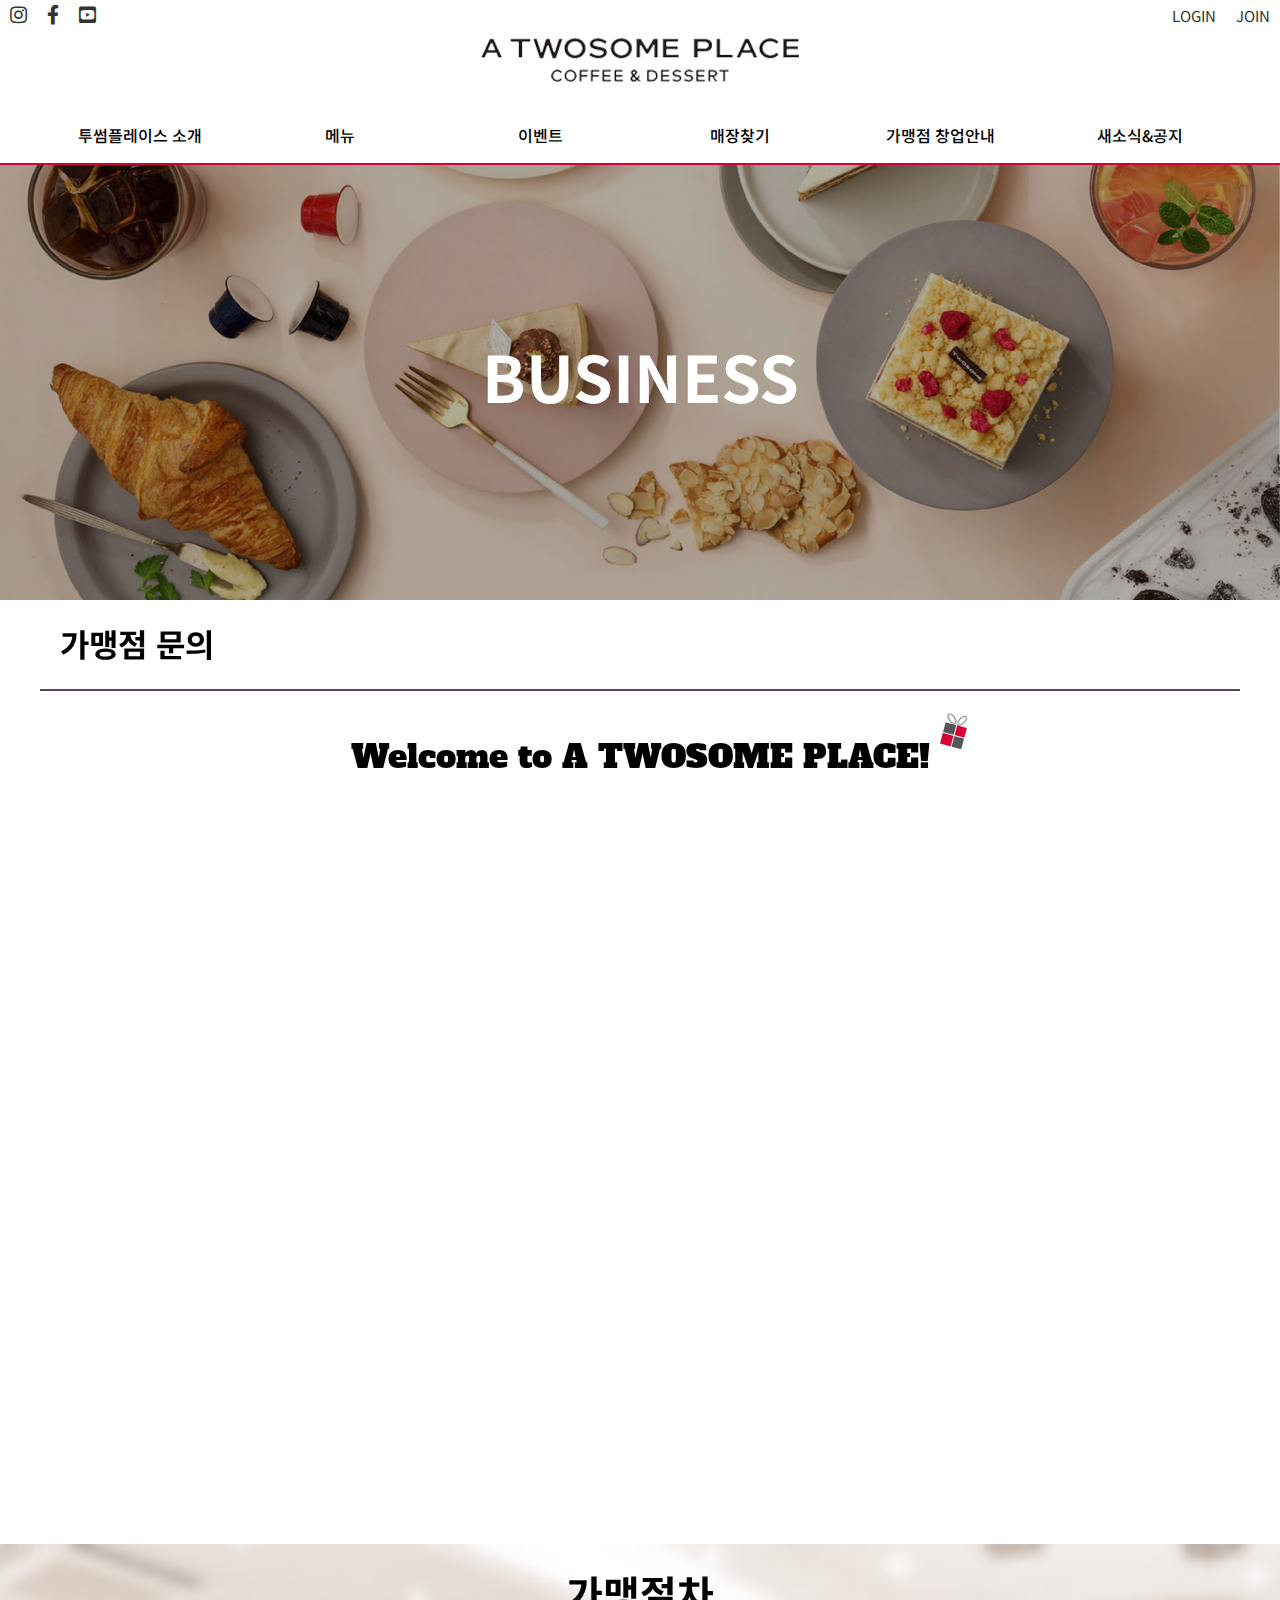
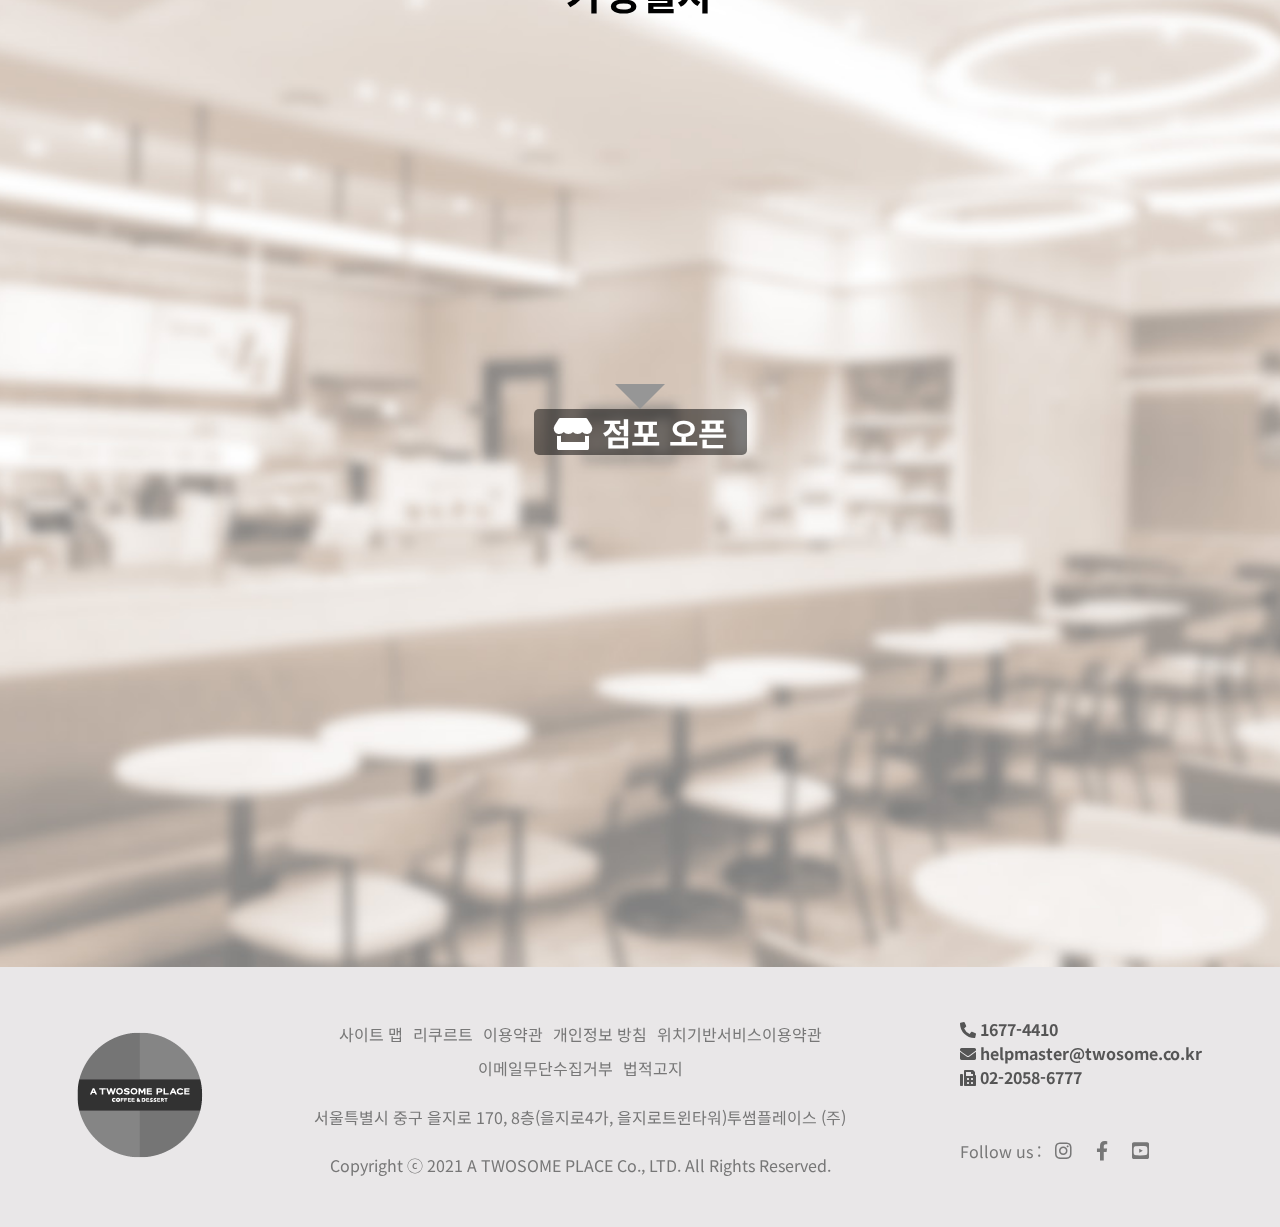
<file: business.html>
<!DOCTYPE html>
<html lang="kor">
<head>
    <meta charset="UTF-8">
    <meta name="viewport" content="width=device-width, initial-scale=1.0">
    <meta http-equiv="X-UA-Compatible" content="ie=edge">
    <title>가맹점 문의 - TWOSOME PLACE </title>

    <link href="images/favicon.png" rel="shortcut icon" />
    <link href="css/preload.css" rel="stylesheet" />
    <link href="css/nav.css" rel="stylesheet" />
    <link href="css/sub.css" rel="stylesheet" />
    <link href="css/business.css" rel="stylesheet" />
    <link href="css/footer.css" rel="stylesheet" />
    <link href="css/animate_v3.7.css" rel="stylesheet" />
    <link href="css/jQ-parallax.css" rel="stylesheet" />


</head>

<body>
    <div id="preload">
        <img src="images/30.svg" />
    </div>
    <!------------헤더 시작 ----------->
    <header id="header">

        <div id="gnb-sub">
            <ul>
                <li>
                    <a href="https://www.instagram.com/official_atwosomeplace/?igshid=1vu3rl2z5ps7n" target="blank"><i class="fab fa-instagram snsicon2"></i></a>

                </li>
                <li>
                    <a href="https://ko-kr.facebook.com/ATWOSOMEPLACE/" target="blank"><i class="fab fa-facebook-f snsicon2"></i></a>

                </li>
                <li>
                    <a href="https://www.youtube.com/channel/UCDjdk0ufvcvV08hAm_vF06Q" target="blank"><i class="fab fa-youtube-square snsicon2"></i></a>
                </li>
            </ul>
            <ul>
                <li href = "login.html" class = "login">LOGIN</li>
                <li class = "join">JOIN</li>
            </ul>
        </div>

        <div id="mobilemenu">

            <div id="map">
                <a href="store.html"><i class="fas fa-map-marker-alt"></i></a>
            </div>

            <div id="logo"><a href="index.html"><img src="images/logo.png" id="logoImage" /></a></div>

            <div id="view">
                <i class="fas fa-bars"></i>
            </div>

        </div>

        <nav id="navi">
            <ul id="menu">

                <div id="menuLogo">
                    <img src="images/favicon.png" />
                </div>

                <div id="login">
                    <button><a href="login.html">LOGIN</a></button>
                    <button><a href="https://www.cjone.com/cjmweb/join.do?coopco_cd=7180&brnd_cd=1801&mcht_no=1801&coop_return_url=l">JOIN</a></button>
                </div>


                <li class="main">투썸플레이스 소개
                    <ul class="submenu">
                        <li class="sub" href="brand.html">브랜드이야기</li>
                        <li class="sub">커피이야기</li>
                        <li class="sub">디저트이야기</li>
                        <li class="sub">브랜드필름</li>
                    </ul>
                </li>
                <li class="main">메뉴
                    <ul class="submenu">
                        <li class="sub" href="menu.html">커피 &amp; 음료</li>
                        <li class="sub">아이스크림 &amp; 빙수</li>
                        <li class="sub">케이크</li>
                        <li class="sub">델리</li>
                        <li class="sub">상품</li>
                        <li class="sub">MD</li>
                    </ul>
                </li>
                <li class="main">이벤트
                    <ul class="submenu">
                        <li class="sub" href="event.html">이벤트</li>
                        <li class="sub">매장별 이벤트</li>
                        <li class="sub">멤버십&amp;제휴카드</li>
                    </ul>
                </li>
                <li class="main">매장찾기
                    <ul class="submenu">
                        <li class="sub" href="store.html">매장찾기</li>
                        <li class="sub">FAQ</li>
                    </ul>
                </li>
                <li class="main">가맹점 창업안내
                    <ul class="submenu">
                        <li class="sub" href="business.html">가맹점문의</li>
                        <li class="sub">창업설명회</li>
                        <li class="sub">창업정보 및 절차</li>
                    </ul>
                </li>
                <li class="main">새소식&amp;공지
                    <ul class="submenu">
                        <li class="sub" href="notice.html">공지사항</li>
                        <li class="sub">보도자료</li>
                        <li class="sub">고객의소리</li>
                    </ul>
                </li>
            </ul>
        </nav>

        <div id="subBack"></div>
        <!--서브 메뉴 뒷 배경-->
        <div id="black"><button class="close">&times;</button></div>
    </header>

    <!--------------헤더 끝, menuA 시작------------------------>

    <section id="menuA" class="parallax-background" style="background-image:url('images/menu_header.jpg');">
        <div id="menuA__text">
            <h1>BUSINESS</h1>
            <div id="underlineMenu"></div>
        </div>
    </section>

    <section id="storeA">

        <h1>가맹점 문의</h1>
        <div></div>

    </section>

    <section id="busiB">

        <h1 class = "wow fadeInDown"><span id="span">Welcome to A TWOSOME PLACE!</span></h1>

        <div id="videoBox">
            <iframe id="video" src="https://www.youtube.com/embed/xIC7JtjPIh0?enablejsapi=1&version=3&playerapiid=ytplayer&controls=0&autoplay=1&loop=1&showinfo=0&rel=0&vq=hd1080&wmode=opaque&autohide=1&volume=0&mute=1&playlist=-xIC7JtjPIh0" frameborder="0" allowfullscreen></iframe>
        </div>

    </section>

    <section id="busiC">

        <h1>가맹절차</h1>
        
        <div id = "CoutBox">
            <div class = "boxC wow fadeInLeft" data-wow-delay=".1s">
                <h3>STEP 01</h3>
                <h4>가맹점 창업 문의</h4>
            </div>
            
            <div class = "boxC wow fadeInLeft" data-wow-delay=".2s">
                <h3>STEP 02</h3>
                <h4>접수 및 담당자 개별상담</h4>
            </div>
            
            <div class = "boxC wow fadeInLeft" data-wow-delay=".3s">
                <h3>STEP 03</h3>
                <h4>후보지 선정, 상권분석, 본사 개설 승인</h4>
            </div>                                    
            
            <div class = "boxC wow fadeInLeft" data-wow-delay=".4s">
                <h3>STEP 04</h3>
                <h4>가맹계약 체결</h4>
            </div>                                    
            
            <div class = "boxC wow fadeInLeft" data-wow-delay=".5s">
                <h3>STEP 05</h3>
                <h4>가맹금/보증금/교육비 입금</h4>
            </div>                                    
            
            <div class = "boxC wow fadeInLeft" data-wow-delay=".6s">
                <h3>STEP 06</h3>
                <h4>시공 : 점포실측, 디자인 결정 후 공사 진행</h4>
            </div>                                    
            
            <div class = "boxC wow fadeInLeft" data-wow-delay=".7s">
                <h3>STEP 07</h3>
                <h4>직원채용 및 교육</h4>
            </div>                                    
            
            <div class = "boxC wow fadeInLeft" data-wow-delay=".8s">
                <h3>STEP 08</h3>
                <h4>인/허가 및 영업 준비</h4>
            </div>                                    
            
        </div>
        
        <div id = "open">
            <div><span><i class="fas fa-store"></i>     점포 오픈</span></div>
            <img src ="images/jumpo.jpg" class = "wow fadeIn"  data-wow-delay=".8s" data-wow-duration="5s"/>
        </div>
        



    </section>






    <!--------------secD 끝 푸터 시작------------------>

    <footer id="footer">

        <div id="footerbox">

            <div id="footerlogo">
                <a href="#"><img src="images/small_logo2.png" /></a>
            </div>

            <div id="footertext1">
                <ul id="footerlist">
                    <li class="footerMenu"><a href="#">사이트 맵</a></li>
                    <li class="footerMenu"><a href="#">리쿠르트</a></li>
                    <li class="footerMenu"><a href="#">이용약관</a></li>
                    <li class="footerMenu"><a href="#">개인정보 방침</a></li>
                    <li class="footerMenu"><a href="#">위치기반서비스이용약관</a></li>
                    <li class="footerMenu"><a href="#">이메일무단수집거부</a></li>
                    <li class="footerMenu"><a href="#">법적고지 </a> </li>
                </ul>


                <p>서울특별시 중구 을지로 170, 8층(을지로4가, 을지로트윈타워)투썸플레이스 (주) </p><br />

                <p> Copyright ⓒ 2021 A TWOSOME PLACE Co., LTD. All Rights Reserved. </p>
            </div>

            <div id="footertext2">

                <h4><i class="fas fa-phone-alt"></i> 1677-4410 </h4>
                <h4><i class="fas fa-envelope"></i> helpmaster@twosome.co.kr</h4>
                <h4><i class="fas fa-fax"></i> 02-2058-6777</h4>

                <div id="snsBox">
                    <span>Follow us :</span>
                    <a href="https://www.instagram.com/official_atwosomeplace/?igshid=1vu3rl2z5ps7n" target="blank"><i class="fab fa-instagram snsicon2"></i></a>
                    <a href="https://ko-kr.facebook.com/ATWOSOMEPLACE/" target="blank"><i class="fab fa-facebook-f snsicon2"></i></a>
                    <a href="https://www.youtube.com/channel/UCDjdk0ufvcvV08hAm_vF06Q" target="blank"><i class="fab fa-youtube-square snsicon2"></i></a>
                </div>
            </div>

        </div>
    </footer>


    <a href="#">
        <button id="top">
            <div><i class="fas fa-caret-up"></i></div>
            <div>TOP</div>
        </button></a>

    <script src="https://ajax.googleapis.com/ajax/libs/jquery/3.6.0/jquery.min.js"></script>
    <script src="script/preload.js"></script>
    <script src="script/nav.js"></script>
    <script src="script/banner.js"></script>
    <script src="script/business.js"></script>
    <script src = "script/index.js"></script>
        <script src="script/jQ-parallax.js"></script>
    <script src="script/WOW/dist/wow.js"></script>
    <script>
	wow = new WOW( {
		boxClass:     'wow',      // default
		animateClass: 'animated', // default
		offset:       0,          // default
		mobile:       true,       // default
		live:         true        // default
	} );

	wow.init();	//WOW 초기화

</script>
    <script src="script/easeScroll/jquery.easeScroll.js"></script>
    <script>
        $(document).ready(function() {
            $("html, body").easeScroll({
                frameRate: 60,
                animationTime: 1000, //스크롤 애니메이션 속도
                stepSize: 120, //스크롤 이동 간격
                pulseAlgorithm: !0,
                pulseScale: 8,
                pulseNormalize: 1,
                accelerationDelta: 20,
                accelerationMax: 1,
                keyboardSupport: !0,
                arrowScroll: 50
            });
        });
    </script>
</body></html>
</file>
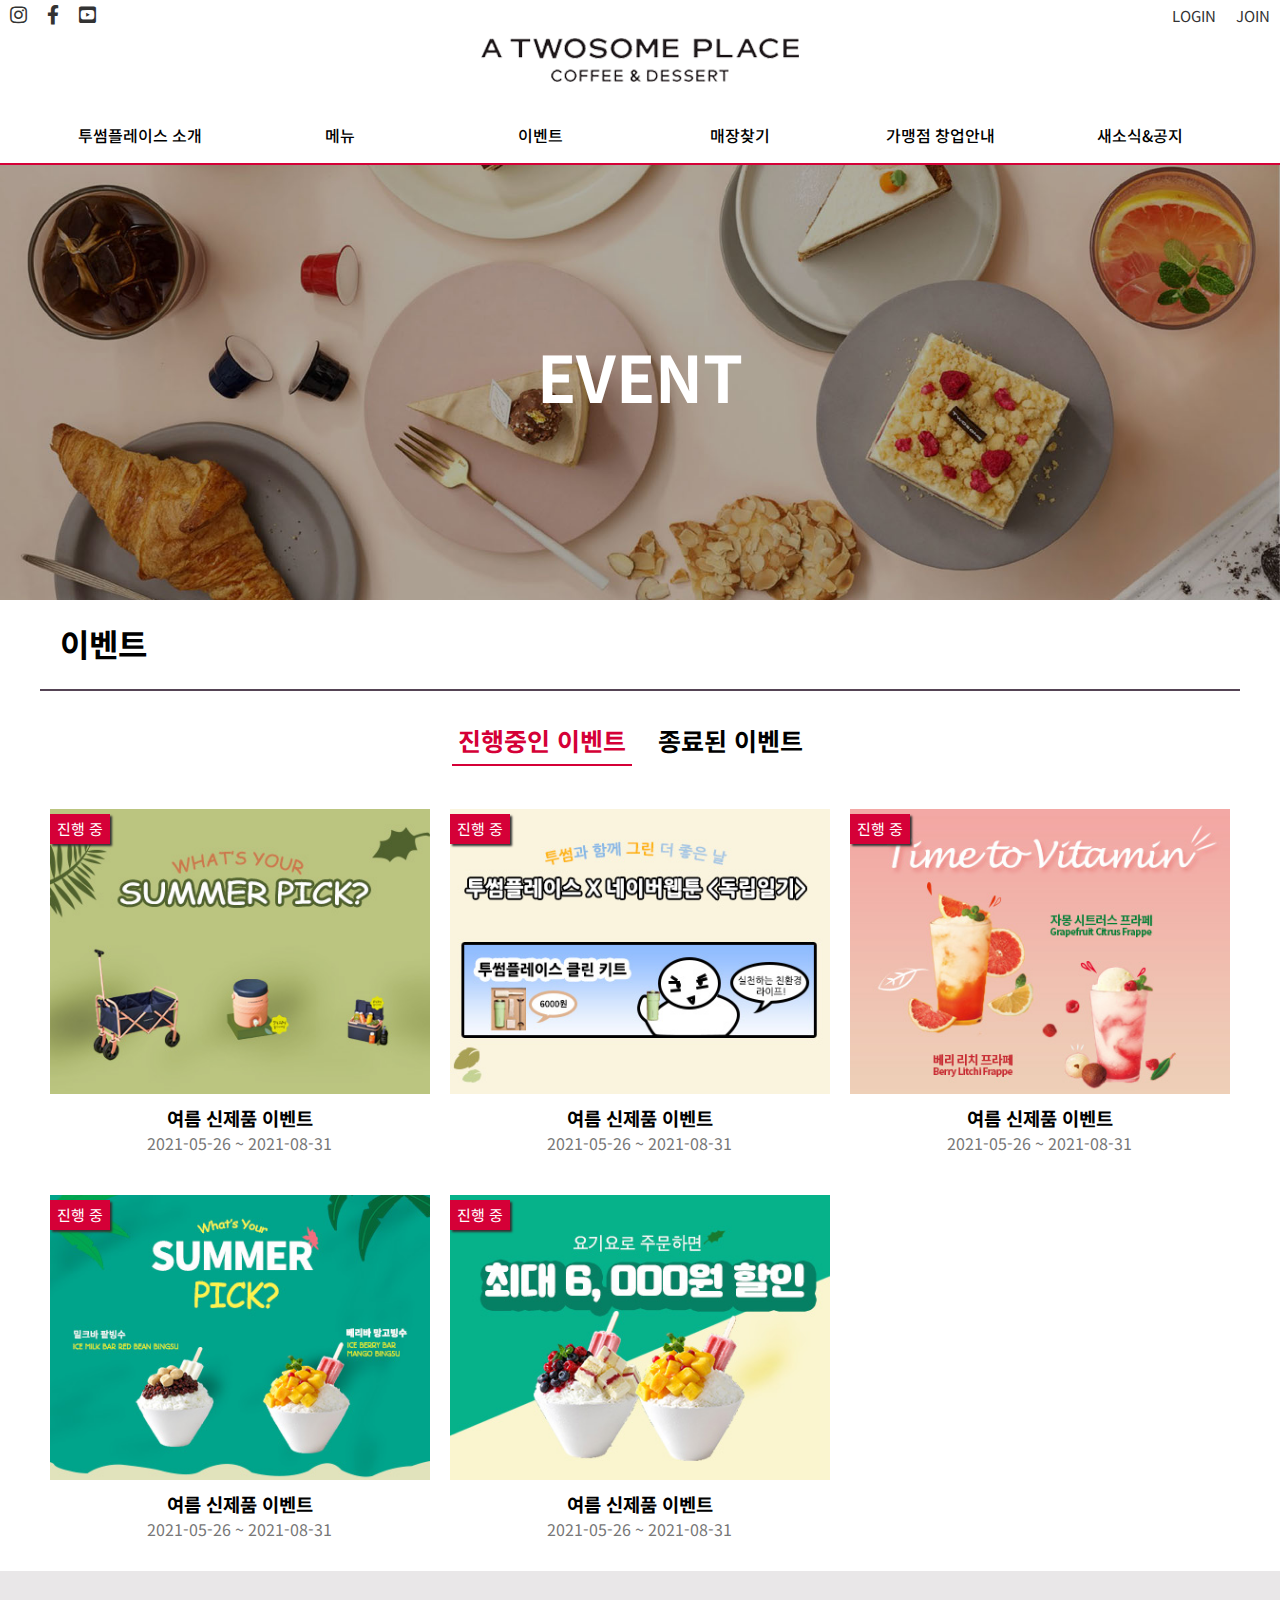
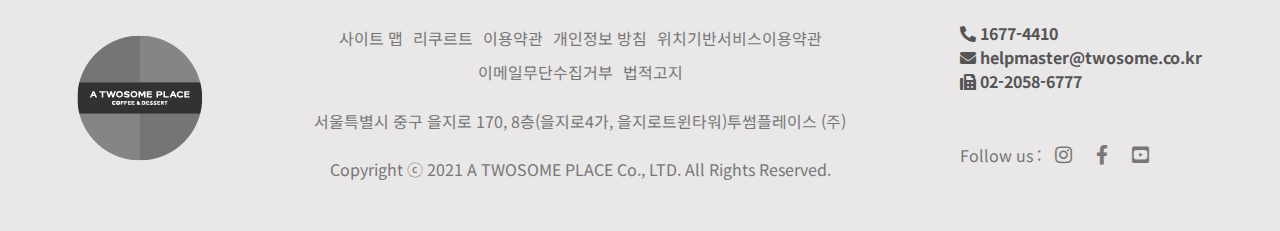
<file: event.html>
<!DOCTYPE html>
<html lang="kor">
<head>
    <meta charset="UTF-8">
    <meta name="viewport" content="width=device-width, initial-scale=1.0">
    <meta http-equiv="X-UA-Compatible" content="ie=edge">
    <title>이벤트 - TWOSOME PLACE </title>

    <link href="images/favicon.png" rel="shortcut icon" />
    <link href="css/preload.css" rel="stylesheet" />
    <link href="css/nav.css" rel="stylesheet" />
    <link href="css/event.css" rel="stylesheet" />
    <link href="css/footer.css" rel="stylesheet" />
    <link href="css/sub.css" rel="stylesheet" />
    <link href="css/animate_v3.7.css" rel="stylesheet" />
    <link href="css/jQ-parallax.css" rel="stylesheet" />

</head>

<body>
    <div id = "preload">
        <img src = "images/30.svg"/>
    </div>
    <!------------헤더 시작 ----------->
    <header id="header">

        <div id = "gnb-sub">
            <ul>
                <li>
                    <a href="https://www.instagram.com/official_atwosomeplace/?igshid=1vu3rl2z5ps7n" target="blank"><i class="fab fa-instagram snsicon2"></i></a>

                </li>
                <li>
                    <a href="https://ko-kr.facebook.com/ATWOSOMEPLACE/" target="blank"><i class="fab fa-facebook-f snsicon2"></i></a>

                </li>
                <li>
                    <a href="https://www.youtube.com/channel/UCDjdk0ufvcvV08hAm_vF06Q" target="blank"><i class="fab fa-youtube-square snsicon2"></i></a>
                </li>
            </ul>
            <ul>
                <li href = "login.html" class = "login">LOGIN</li>
                <li class = "join">JOIN</li>
            </ul>
        </div>

        <div id="mobilemenu">

            <div id="map">
                <a href="store.html"><i class="fas fa-map-marker-alt"></i></a>
            </div>

            <div id="logo"><a href="index.html"><img src="images/logo.png" id="logoImage" /></a></div>

            <div id="view">
                <i class="fas fa-bars"></i>
            </div>

        </div>

        <nav id="navi">
            <ul id="menu">

                <div id="menuLogo">
                    <img src="images/favicon.png" />
                </div>

                <div id="login">
                    <button><a href="login.html">LOGIN</a></button>
                    <button><a href="https://www.cjone.com/cjmweb/join.do?coopco_cd=7180&brnd_cd=1801&mcht_no=1801&coop_return_url=l">JOIN</a></button>
                </div>


                <li class="main">투썸플레이스 소개
                    <ul class="submenu">
                        <li class="sub" href = "brand.html">브랜드이야기</li>
                        <li class="sub">커피이야기</li>
                        <li class="sub">디저트이야기</li>
                        <li class="sub">브랜드필름</li>
                    </ul>
                </li>
                <li class="main">메뉴
                    <ul class="submenu">
                        <li class="sub" href="menu.html">커피 &amp; 음료</li>
                        <li class="sub">아이스크림 &amp; 빙수</li>
                        <li class="sub">케이크</li>
                        <li class="sub">델리</li>
                        <li class="sub">상품</li>
                        <li class="sub">MD</li>
                    </ul>
                </li>
                <li class="main">이벤트
                    <ul class="submenu">
                        <li class="sub" href="event.html">이벤트</li>
                        <li class="sub">매장별 이벤트</li>
                        <li class="sub">멤버십&amp;제휴카드</li>
                    </ul>
                </li>
                <li class="main">매장찾기
                    <ul class="submenu">
                        <li class="sub" href="store.html">매장찾기</li>
                        <li class="sub">FAQ</li>
                    </ul>
                </li>
                <li class="main">가맹점 창업안내
                    <ul class="submenu">
                        <li class="sub"  href="business.html">가맹점문의</li>
                        <li class="sub">창업설명회</li>
                        <li class="sub">창업정보 및 절차</li>
                    </ul>
                </li>
                <li class="main">새소식&amp;공지
                    <ul class="submenu">
                        <li class="sub" href="notice.html">공지사항</li>
                        <li class="sub">보도자료</li>
                        <li class="sub">고객의소리</li>
                    </ul>
                </li>
            </ul>
        </nav>

        <div id="subBack"></div>
        <!--서브 메뉴 뒷 배경-->
        <div id="black"><button class="close">&times;</button></div>
    </header>

    <!--------------헤더 끝, menuA 시작------------------------>

    <section id="menuA" class="parallax-background" style="background-image:url('images/menu_header.jpg');">
        <div id="menuA__text">
            <h1>EVENT</h1>
            <div id = "underlineMenu"></div>
        </div>
    </section>

    <section id="storeA">

        <h1>이벤트</h1>
        <div></div>

    </section>

    <section id = "eventB">
        
        <div id = "btnBox">
            <button class = "eventBtn eB1 active">진행중인 이벤트</button>
            <button class = "eventBtn eB2">종료된 이벤트</button>            
        </div>

       <div id = "eventOutBox">
        <div class = "eventBox">
           <div class = "imgBox">
            <img src = "images/event1.jpg"/ class = "eventImg">
           </div>
            <div class = "caption">
                <h3>여름 신제품 이벤트</h3>
                <p>2021-05-26 ~ 2021-08-31</p>
            </div>
        </div>        
        
        <div class = "eventBox">
           <div class = "imgBox">
            <img src = "images/event2.jpg"/ class = "eventImg">
           </div>
            <div class = "caption">
                <h3>여름 신제품 이벤트</h3>
                <p>2021-05-26 ~ 2021-08-31</p>
            </div>
        </div>        
        
        <div class = "eventBox">
           <div class = "imgBox">
            <img src = "images/event3.jpg"/ class = "eventImg">
           </div>
            <div class = "caption">
                <h3>여름 신제품 이벤트</h3>
                <p>2021-05-26 ~ 2021-08-31</p>
            </div>
        </div>        
        
        <div class = "eventBox">
           <div class = "imgBox">
            <img src = "images/event4.jpg"/ class = "eventImg">
           </div>
            <div class = "caption">
                <h3>여름 신제품 이벤트</h3>
                <p>2021-05-26 ~ 2021-08-31</p>
            </div>
        </div>        
        
        <div class = "eventBox">
           <div class = "imgBox">
            <img src = "images/event5.jpg"/ class = "eventImg">
           </div>
            <div class = "caption">
                <h3>여름 신제품 이벤트</h3>
                <p>2021-05-26 ~ 2021-08-31</p>
            </div>
        </div>        
        
    </div>
        
    <div id = "eventOutBox2">
        <h3>종료된 이벤트가 없습니다.</h3>
    </div>

    </section>
    




    <!--------------secD 끝 푸터 시작------------------>

    <footer id="footer">

        <div id="footerbox">

            <div id="footerlogo">
                <a href="#"><img src="images/small_logo2.png" /></a>
            </div>

            <div id="footertext1">
                <ul id="footerlist">
                    <li class="footerMenu"><a href="#">사이트 맵</a></li>
                    <li class="footerMenu"><a href="#">리쿠르트</a></li>
                    <li class="footerMenu"><a href="#">이용약관</a></li>
                    <li class="footerMenu"><a href="#">개인정보 방침</a></li>
                    <li class="footerMenu"><a href="#">위치기반서비스이용약관</a></li>
                    <li class="footerMenu"><a href="#">이메일무단수집거부</a></li>
                    <li class="footerMenu"><a href="#">법적고지 </a> </li>
                </ul>


                <p>서울특별시 중구 을지로 170, 8층(을지로4가, 을지로트윈타워)투썸플레이스 (주) </p><br />

                <p> Copyright ⓒ 2021 A TWOSOME PLACE Co., LTD. All Rights Reserved. </p>
            </div>

            <div id="footertext2">

                <h4><i class="fas fa-phone-alt"></i> 1677-4410 </h4>
                <h4><i class="fas fa-envelope"></i> helpmaster@twosome.co.kr</h4>
                <h4><i class="fas fa-fax"></i> 02-2058-6777</h4>

                <div id="snsBox">
                    <span>Follow us :</span>
                    <a href="https://www.instagram.com/official_atwosomeplace/?igshid=1vu3rl2z5ps7n" target="blank"><i class="fab fa-instagram snsicon2"></i></a>
                    <a href="https://ko-kr.facebook.com/ATWOSOMEPLACE/" target="blank"><i class="fab fa-facebook-f snsicon2"></i></a>
                    <a href="https://www.youtube.com/channel/UCDjdk0ufvcvV08hAm_vF06Q" target="blank"><i class="fab fa-youtube-square snsicon2"></i></a>
                </div>
            </div>

        </div>
    </footer>

    <a href="#">
        <button id="top">
            <div><i class="fas fa-caret-up"></i></div>
            <div>TOP</div>
        </button></a> 
        
    <script src="https://ajax.googleapis.com/ajax/libs/jquery/3.6.0/jquery.min.js"></script>
    <script src="script/preload.js"></script>
    <script src="script/nav.js"></script>
    <script src="script/banner.js"></script>
    <script src="script/event.js"></script>
    
</body></html>
</file>
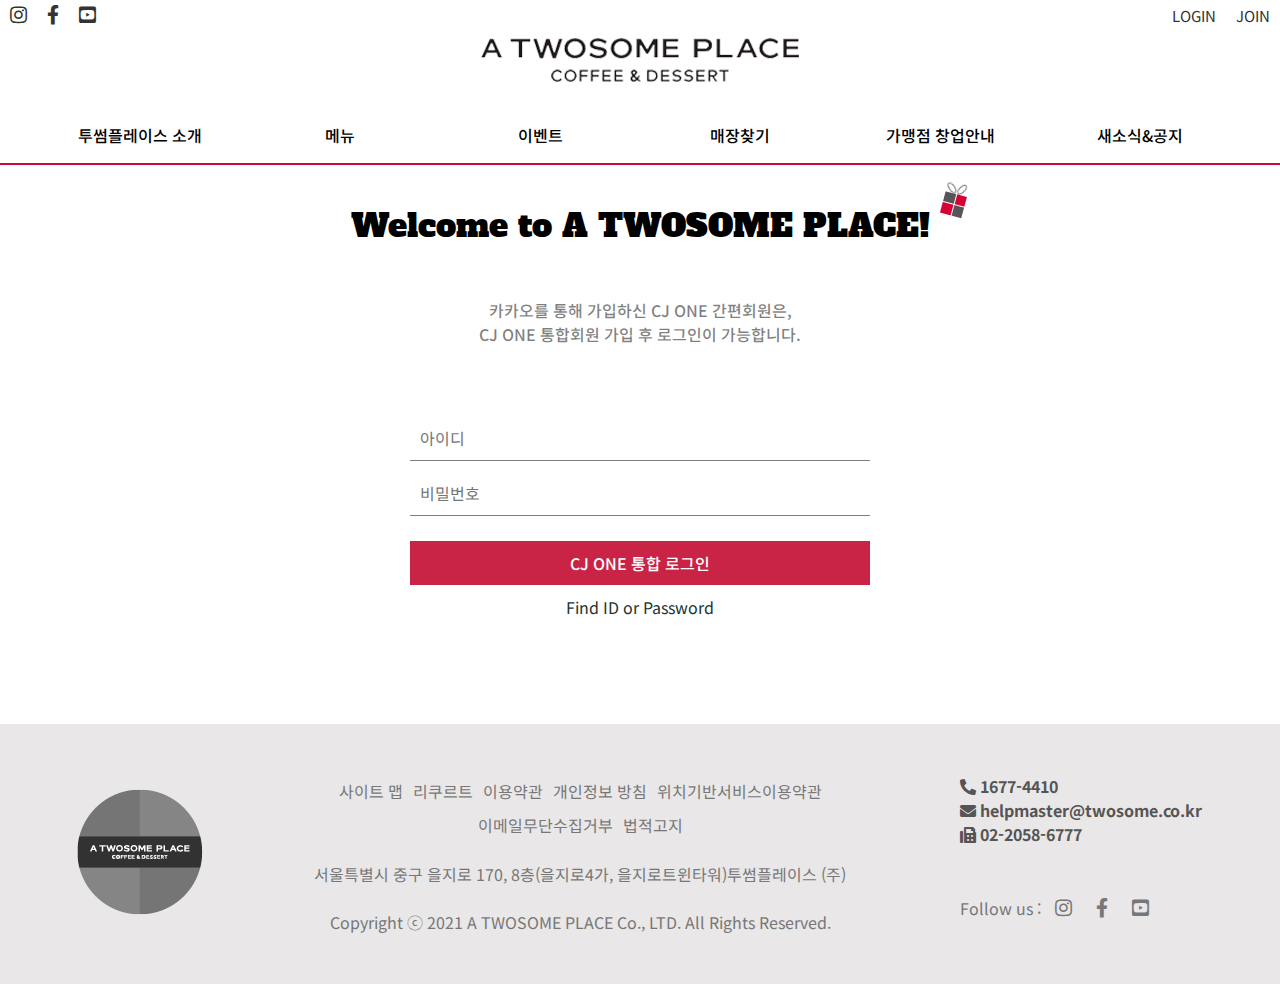
<file: login.html>
<!DOCTYPE html>
<html lang="kor">
<head>
    <meta charset="UTF-8">
    <meta name="viewport" content="width=device-width, initial-scale=1.0">
    <meta http-equiv="X-UA-Compatible" content="ie=edge">
    <title> 로그인 - TWOSOME PLACE </title>

    <link href="images/favicon.ico" rel="shortcut icon" />
    <link href="css/preload.css" rel="stylesheet" />
    <link href="css/nav.css" rel="stylesheet" />
    <link href="css/login.css" rel="stylesheet" />
    <link href="css/footer.css" rel="stylesheet" />



</head>

<body>
    <div id = "preload">
        <img src = "images/30.svg"/>
    </div>

    <!------------헤더 시작 ----------->
    <header id="header">

        <div id = "gnb-sub">
            <ul>
                <li>
                    <a href="https://www.instagram.com/official_atwosomeplace/?igshid=1vu3rl2z5ps7n" target="blank"><i class="fab fa-instagram snsicon2"></i></a>

                </li>
                <li>
                    <a href="https://ko-kr.facebook.com/ATWOSOMEPLACE/" target="blank"><i class="fab fa-facebook-f snsicon2"></i></a>

                </li>
                <li>
                    <a href="https://www.youtube.com/channel/UCDjdk0ufvcvV08hAm_vF06Q" target="blank"><i class="fab fa-youtube-square snsicon2"></i></a>
                </li>
            </ul>
            <ul>
                <li href = "login.html" class = "login">LOGIN</li>
                <li class = "join">JOIN</li>
            </ul>
        </div>

        <div id="mobilemenu">

            <div id="map">
                <a href="store.html"><i class="fas fa-map-marker-alt"></i></a>
            </div>

            <div id="logo"><a href="index.html"><img src="images/logo.png" id="logoImage" /></a></div>

            <div id="view">
                <i class="fas fa-bars"></i>
            </div>

        </div>

        <nav id="navi">
            <ul id="menu">

                <div id="menuLogo">
                    <img src="images/favicon.png" />
                </div>

                <div id="login">
                    <button><a href="login.html">LOGIN</a></button>
                    <button><a href="https://www.cjone.com/cjmweb/join.do?coopco_cd=7180&brnd_cd=1801&mcht_no=1801&coop_return_url=l">JOIN</a></button>
                </div>


                <li class="main">투썸플레이스 소개
                    <ul class="submenu">
                        <li class="sub" href = "brand.html">브랜드이야기</li>
                        <li class="sub">커피이야기</li>
                        <li class="sub">디저트이야기</li>
                        <li class="sub">브랜드필름</li>
                    </ul>
                </li>
                <li class="main">메뉴
                    <ul class="submenu">
                        <li class="sub" href="menu.html">커피 &amp; 음료</li>
                        <li class="sub">아이스크림 &amp; 빙수</li>
                        <li class="sub">케이크</li>
                        <li class="sub">델리</li>
                        <li class="sub">상품</li>
                        <li class="sub">MD</li>
                    </ul>
                </li>
                <li class="main">이벤트
                    <ul class="submenu">
                        <li class="sub" href="event.html">이벤트</li>
                        <li class="sub">매장별 이벤트</li>
                        <li class="sub">멤버십&amp;제휴카드</li>
                    </ul>
                </li>
                <li class="main">매장찾기
                    <ul class="submenu">
                        <li class="sub" href="store.html">매장찾기</li>
                        <li class="sub">FAQ</li>
                    </ul>
                </li>
                <li class="main">가맹점 창업안내
                    <ul class="submenu">
                        <li class="sub"  href="Business.html">가맹점문의</li>
                        <li class="sub">창업설명회</li>
                        <li class="sub">창업정보 및 절차</li>
                    </ul>
                </li>
                <li class="main">새소식&amp;공지
                    <ul class="submenu">
                        <li class="sub" href="notice.html">공지사항</li>
                        <li class="sub">보도자료</li>
                        <li class="sub">고객의소리</li>
                    </ul>
                </li>
            </ul>
        </nav>

        <div id="subBack"></div>
        <!--서브 메뉴 뒷 배경-->
        <div id="black"><button class="close">&times;</button></div>
    </header>


    <!--------------로그인 화면------------------------>


    <section id="login__text">
        <h1><span id = "span">Welcome to  A TWOSOME PLACE!</span></h1>
        <h3>카카오를 통해 가입하신 CJ ONE 간편회원은,<br />CJ ONE 통합회원 가입 후 로그인이 가능합니다.</h3>
    </section>

    <form action="index.html" method="get" id="login-form">
        <input type="text" placeholder="아이디"  class = "text"required />
        <input type="password" placeholder="비밀번호" required class="text"/>
        <input type="submit" id = "loginBtn" value="CJ ONE 통합 로그인">
        <a href="#"> Find ID or Password</a>

    </form>

    <footer id="footer">

        <div id="footerbox">

            <div id="footerlogo">
                <a href="#"><img src="images/small_logo2.png" /></a>
            </div>

            <div id="footertext1">
                <ul id = "footerlist">
                    <li class = "footerMenu"><a href="#">사이트 맵</a></li>
                    <li class = "footerMenu"><a href="#">리쿠르트</a></li>
                    <li class = "footerMenu"><a href="#">이용약관</a></li>
                    <li class = "footerMenu"><a href="#">개인정보 방침</a></li>
                    <li class = "footerMenu"><a href="#">위치기반서비스이용약관</a></li>
                    <li class = "footerMenu"><a href="#">이메일무단수집거부</a></li>
                    <li class = "footerMenu"><a href="#">법적고지 </a> </li>
                </ul>


                <p>서울특별시 중구 을지로 170, 8층(을지로4가, 을지로트윈타워)투썸플레이스 (주) </p><br />

                <p> Copyright ⓒ 2021 A TWOSOME PLACE Co., LTD. All Rights Reserved. </p>
            </div>

            <div id="footertext2">

                <h4><i class="fas fa-phone-alt"></i> 1677-4410 </h4>   
                <h4><i class="fas fa-envelope"></i> helpmaster@twosome.co.kr</h4>
                <h4><i class="fas fa-fax"></i> 02-2058-6777</h4>
                
               <div id = "snsBox">
                <span>Follow us :</span>
                    <a href="https://www.instagram.com/official_atwosomeplace/?igshid=1vu3rl2z5ps7n" target="blank"><i class="fab fa-instagram snsicon2"></i></a>
                    <a href="https://ko-kr.facebook.com/ATWOSOMEPLACE/" target="blank"><i class="fab fa-facebook-f snsicon2"></i></a>
                    <a href="https://www.youtube.com/channel/UCDjdk0ufvcvV08hAm_vF06Q" target="blank"><i class="fab fa-youtube-square snsicon2"></i></a>
               </div>
            </div>

        </div>
    </footer>

    <a href="#">
        <button id="top">
            <div><i class="fas fa-caret-up"></i></div>
            <div>TOP</div>
        </button></a>   
   
    <script src="https://ajax.googleapis.com/ajax/libs/jquery/3.6.0/jquery.min.js"></script>
    <script src="script/nav.js"></script>
    <script src="script/preload.js"></script>

</body></html>
</file>
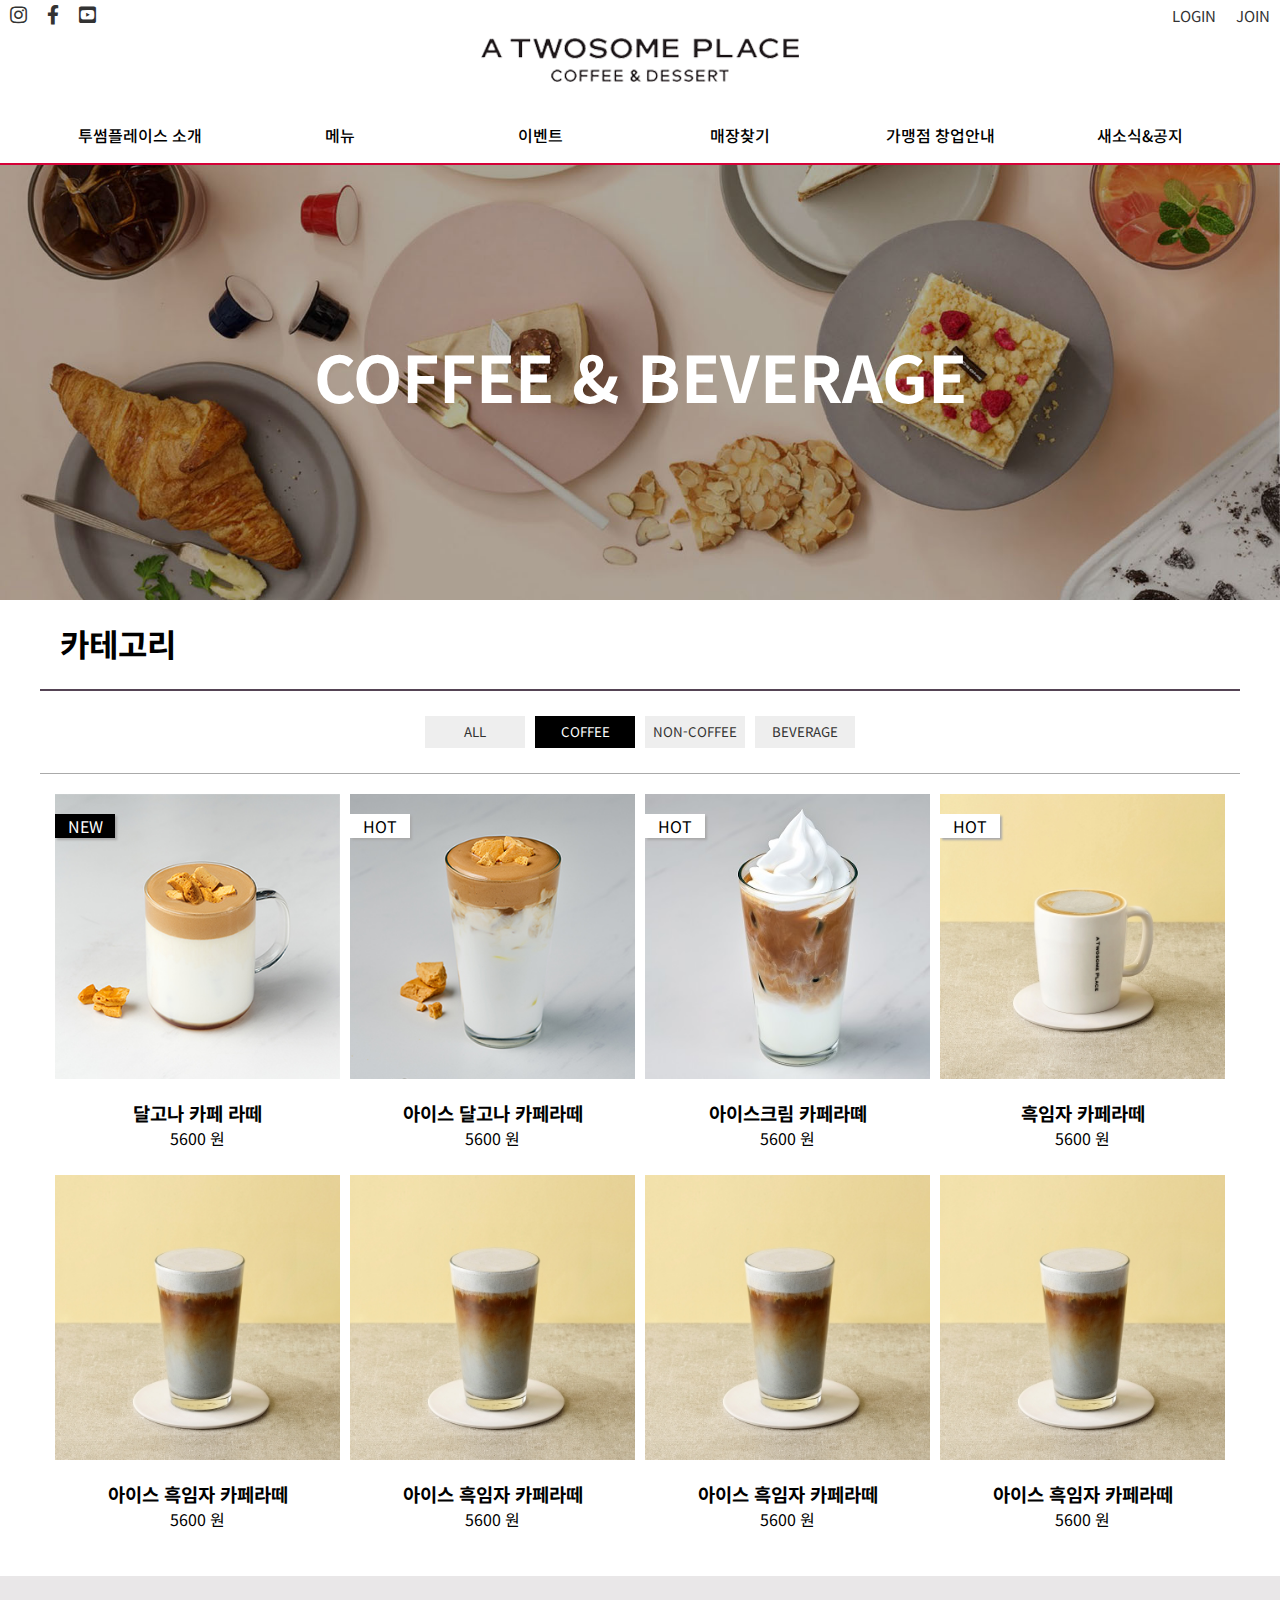
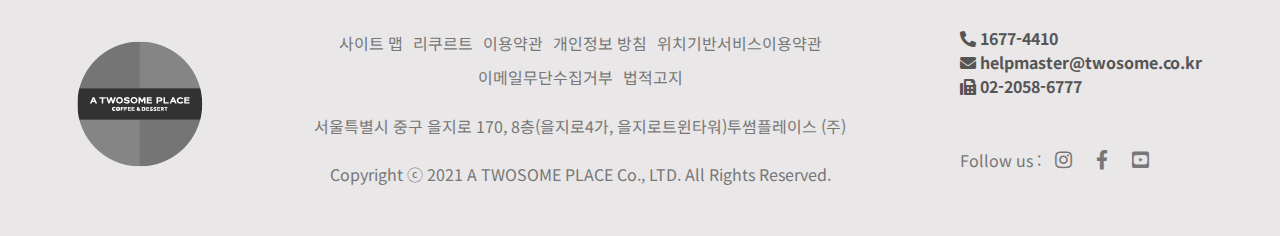
<file: menu.html>
<!DOCTYPE html>
<html lang="ko">
<head>
    <meta charset="UTF-8">
    <meta name="viewport" content="width=device-width, initial-scale=1.0">
    <meta http-equiv="X-UA-Compatible" content="ie=edge">
    <title>메뉴 - TWOSOME PLACE </title>

    <link href="images/favicon.png" rel="shortcut icon" />
    <link href="css/preload.css" rel="stylesheet" />
    <link href="css/nav.css" rel="stylesheet" />
    <link href="css/sub.css" rel="stylesheet" />
    <link href="css/menu.css" rel="stylesheet" />
    <link href="css/animate_v3.7.css" rel="stylesheet" />
    <link href="css/jQ-parallax.css" rel="stylesheet" />
    <link href="css/footer.css" rel="stylesheet" />


</head>

<body>
    <div id = "preload">
        <img src = "images/30.svg"/>
    </div>
    <!------------헤더 시작 ----------->
    <header id="header">

        <div id = "gnb-sub">
            <ul>
                <li>
                    <a href="https://www.instagram.com/official_atwosomeplace/?igshid=1vu3rl2z5ps7n" target="blank"><i class="fab fa-instagram snsicon2"></i></a>

                </li>
                <li>
                    <a href="https://ko-kr.facebook.com/ATWOSOMEPLACE/" target="blank"><i class="fab fa-facebook-f snsicon2"></i></a>

                </li>
                <li>
                    <a href="https://www.youtube.com/channel/UCDjdk0ufvcvV08hAm_vF06Q" target="blank"><i class="fab fa-youtube-square snsicon2"></i></a>
                </li>
            </ul>
            <ul>
                <li href = "login.html" class = "login">LOGIN</li>
                <li class = "join">JOIN</li>
            </ul>
        </div>

        <div id="mobilemenu">

            <div id="map">
                <a href="store.html"><i class="fas fa-map-marker-alt"></i></a>
            </div>

            <div id="logo"><a href="index.html"><img src="images/logo.png" id="logoImage" /></a></div>

            <div id="view">
                <i class="fas fa-bars"></i>
            </div>

        </div>

        <nav id="navi">
            <ul id="menu">

                <div id="menuLogo">
                    <img src="images/favicon.png" />
                </div>

                <div id="login">
                    <button><a href="login.html">LOGIN</a></button>
                    <button><a href="https://www.cjone.com/cjmweb/join.do?coopco_cd=7180&brnd_cd=1801&mcht_no=1801&coop_return_url=l">JOIN</a></button>
                </div>


                <li class="main">투썸플레이스 소개
                    <ul class="submenu">
                        <li class="sub" href = "brand.html">브랜드이야기</li>
                        <li class="sub">커피이야기</li>
                        <li class="sub">디저트이야기</li>
                        <li class="sub">브랜드필름</li>
                    </ul>
                </li>
                <li class="main">메뉴
                    <ul class="submenu">
                        <li class="sub" href="menu.html">커피 &amp; 음료</li>
                        <li class="sub">아이스크림 &amp; 빙수</li>
                        <li class="sub">케이크</li>
                        <li class="sub">델리</li>
                        <li class="sub">상품</li>
                        <li class="sub">MD</li>
                    </ul>
                </li>
                <li class="main">이벤트
                    <ul class="submenu">
                        <li class="sub" href="event.html">이벤트</li>
                        <li class="sub">매장별 이벤트</li>
                        <li class="sub">멤버십&amp;제휴카드</li>
                    </ul>
                </li>
                <li class="main">매장찾기
                    <ul class="submenu">
                        <li class="sub" href="store.html">매장찾기</li>
                        <li class="sub">FAQ</li>
                    </ul>
                </li>
                <li class="main">가맹점 창업안내
                    <ul class="submenu">
                        <li class="sub"  href="business.html">가맹점문의</li>
                        <li class="sub">창업설명회</li>
                        <li class="sub">창업정보 및 절차</li>
                    </ul>
                </li>
                <li class="main">새소식&amp;공지
                    <ul class="submenu">
                        <li class="sub" href="notice.html">공지사항</li>
                        <li class="sub">보도자료</li>
                        <li class="sub">고객의소리</li>
                    </ul>
                </li>
            </ul>
        </nav>

        <div id="subBack"></div>
        <!--서브 메뉴 뒷 배경-->
        <div id="black"><button class="close">&times;</button></div>
    </header>


    <!--------------헤더 끝, menuA 시작------------------------>

    <section id="menuA" class="parallax-background" style="background-image:url('images/menu_header.jpg');">
        <div id="menuA__text">
            <h1>COFFEE &amp; BEVERAGE</h1>
            <div id = "underlineMenu"></div>
        </div>
    </section>


    <section id="storeA">

        <h1>카테고리</h1>
        <div></div>

    </section>

    <section id="menuB">
    
    <button class="checkbox all">ALL</button>
    <button class="checkbox">COFFEE</button>
    <button class="checkbox">NON-COFFEE</button>
    <button class="checkbox">BEVERAGE</button>
    
    </section>

    <section id="menuC" class = "wow fadeIn">
        <div class="menuC__box new juice" >
            <img src="images/menu_img1.jpg" class="menu_img"/>
            <div class="menu_caption">
                <h3>수박주스</h3>
                <p>5600 원</p>
            </div>

            <div class="menuModal">
                <h3>수박주스</h3>
                <p>수박을 통째로 갈아 넣어 만든 시원하고 달콤한 수박 주스</p>
                <table>
                    <tr>
                        <td>총 용량</td>
                        <td>414ml<br />(총 제공량 : 1잔)</td>
                    </tr>
                    <tr>
                        <td>1회 제공량</td>
                        <td>414ml</td>
                    </tr>
                    <tr>
                        <td>열량(Kcal)</td>
                        <td>190Kcal</td>
                    </tr>
                    <tr>
                        <td>당류(g/%)</td>
                        <td>41g/41%</td>
                    </tr>
                    <tr>
                        <td>단백질(g/%)</td>
                        <td>2g/3%</td>
                    </tr>
                    <tr>
                        <td>포화지방(g/%)</td>
                        <td>0g/0%</td>
                    </tr>
                    <tr>
                        <td>나트륨(mg/%)</td>
                        <td>0mg/0%</td>
                    </tr>
                </table>

                <div class="modalClose">&times;</div>

            </div>
            
            <div class ="modal2">
                <p>영양성분 보기 &plus;</p>
            </div>

        </div>

        <div class="menuC__box new juice " >
            <img src="images/menu_img2.jpg" class="menu_img" />
            <div class="menu_caption">
                <h3>타트체리프라페</h3>
                <p>5600 원</p>
            </div>

            <div class="menuModal">
                <h3>타트체리 프라페</h3>
                <p>달콤한 밀크 프라페와 체리가 만나 더욱 부드럽고 상큼하게 즐기는 시즌 한정 프라페</p>
                <table>
                    <tr>
                        <td>총 용량</td>
                        <td>455ml<br />(총 제공량 : 1잔)</td>
                    </tr>
                    <tr>
                        <td>1회 제공량</td>
                        <td>455ml</td>
                    </tr>
                    <tr>
                        <td>열량(Kcal)</td>
                        <td>500Kcal</td>
                    </tr>
                    <tr>
                        <td>당류(g/%)</td>
                        <td>78g/78%</td>
                    </tr>
                    <tr>
                        <td>단백질(g/%)</td>
                        <td>7g/12%</td>
                    </tr>
                    <tr>
                        <td>포화지방(g/%)</td>
                        <td>10g/67%</td>
                    </tr>
                    <tr>
                        <td>나트륨(mg/%)</td>
                        <td>80mg/4%</td>
                    </tr>
                </table>

                <div class="modalClose">&times;</div>
            </div>
            
            <div class ="modal2">
                <p>영양성분 보기 &plus;</p>
            </div>

        </div>

        <div class="menuC__box new coffee " >
            <img src="images/menu_img3.jpg" class="menu_img" />
            <div class="menu_caption">
                <h3>달고나 카페 라떼</h3>
                <p>5600 원</p>
            </div>

            <div class="menuModal">
                <h3>달고나 카페 라떼</h3>
                <p>로스팅 슈가 향의 에스프레스 크림과 추억의 달고나가 어우러진 카페 라떼</p>
                <table>
                    <tr>
                        <td>총 용량</td>
                        <td>355ml<br />(총 제공량 : 1잔)</td>
                    </tr>
                    <tr>
                        <td>1회 제공량</td>
                        <td>355ml</td>
                    </tr>
                    <tr>
                        <td>열량(Kcal)</td>
                        <td>305Kcal</td>
                    </tr>
                    <tr>
                        <td>당류(g/%)</td>
                        <td>43g/43%</td>
                    </tr>
                    <tr>
                        <td>단백질(g/%)</td>
                        <td>8g/15%</td>
                    </tr>
                    <tr>
                        <td>포화지방(g/%)</td>
                        <td>2.7g/18%</td>
                    </tr>
                    <tr>
                        <td>나트륨(mg/%)</td>
                        <td>200mg/10%</td>
                    </tr>
                </table>

                <div class="modalClose">&times;</div>
            </div>

            <div class ="modal2">
                <p>영양성분 보기 &plus;</p>
            </div>      
       
        </div>

        <div class="menuC__box hot2 coffee " >
            <img src="images/menu_img4.jpg" class="menu_img " />
            <div class="menu_caption">
                <h3>아이스 달고나 카페라떼</h3>
                <p>5600 원</p>
            </div>

            <div class="menuModal">
                <h3>아이스 달고나 카페라떼</h3>
                <p>로스팅 슈가 향의 에스프레소 크림과 추억의 달고나가 어우러진 카페 라떼</p>
                <table>
                    <tr>
                        <td>총 용량</td>
                        <td>414ml<br />(총 제공량 : 1잔)</td>
                    </tr>
                    <tr>
                        <td>1회 제공량</td>
                        <td>414ml</td>
                    </tr>
                    <tr>
                        <td>열량(Kcal)</td>
                        <td>215Kcal</td>
                    </tr>
                    <tr>
                        <td>당류(g/%)</td>
                        <td>30g/30%</td>
                    </tr>
                    <tr>
                        <td>단백질(g/%)</td>
                        <td>6g/11%</td>
                    </tr>
                    <tr>
                        <td>포화지방(g/%)</td>
                        <td>2.9g/19%</td>
                    </tr>
                    <tr>
                        <td>나트륨(mg/%)</td>
                        <td>70mg/4%</td>
                    </tr>
                </table>

                <div class="modalClose">&times;</div>
            </div>

            <div class ="modal2">
                <p>영양성분 보기 &plus;</p>
            </div>       
        </div>

        <div class="menuC__box hot2 coffee" >
            <img src="images/menu_img5.jpg" class="menu_img " />
            <div class="menu_caption">
                <h3>아이스크림 카페라뗴</h3>
                <p>5600 원</p>
            </div>

            <div class="menuModal">
                <h3>아이스크림 카페라떼</h3>
                <p>소프트 아이스크림이 더해진 달콤하고 부드러운 카페 라떼</p>
                <table>
                    <tr>
                        <td>총 용량</td>
                        <td>414ml<br />(총 제공량 : 1잔)</td>
                    </tr>
                    <tr>
                        <td>1회 제공량</td>
                        <td>414ml</td>
                    </tr>
                    <tr>
                        <td>열량(Kcal)</td>
                        <td>210Kcal</td>
                    </tr>
                    <tr>
                        <td>당류(g/%)</td>
                        <td>16g/16%</td>
                    </tr>
                    <tr>
                        <td>단백질(g/%)</td>
                        <td>6g/11%</td>
                    </tr>
                    <tr>
                        <td>포화지방(g/%)</td>
                        <td>6g/40%</td>
                    </tr>
                    <tr>
                        <td>나트륨(mg/%)</td>
                        <td>80mg/4%</td>
                    </tr>
                </table>

                <div class="modalClose">&times;</div>
            </div>

            <div class ="modal2">
                <p>영양성분 보기 &plus;</p>
            </div>       
        </div>

        <div class="menuC__box hot2 none" >
            <img src="images/menu_img6.jpg" class="menu_img " />
            <div class="menu_caption">
                <h3>쑥 라떼</h3>
                <p>5600 원</p>
            </div>

            <div class="menuModal">
                <h3>쑥 라떼</h3>
                <p>향긋한 쑥의 풍미와 부드러운 우유가 조화롭게 어우러지는 쑥 라떼</p>
                <table>
                    <tr>
                        <td>총 용량</td>
                        <td>355ml<br />(총 제공량 : 1잔)</td>
                    </tr>
                    <tr>
                        <td>1회 제공량</td>
                        <td>355ml</td>
                    </tr>
                    <tr>
                        <td>열량(Kcal)</td>
                        <td>290Kcal</td>
                    </tr>
                    <tr>
                        <td>당류(g/%)</td>
                        <td>30g/30%</td>
                    </tr>
                    <tr>
                        <td>단백질(g/%)</td>
                        <td>8g/14%</td>
                    </tr>
                    <tr>
                        <td>포화지방(g/%)</td>
                        <td>8g/5%</td>
                    </tr>
                    <tr>
                        <td>나트륨(mg/%)</td>
                        <td>140mg/7%</td>
                    </tr>
                </table>

                <div class="modalClose">&times;</div>
            </div>

            <div class ="modal2">
                <p>영양성분 보기 &plus;</p>
            </div>       
        </div>

        <div class="menuC__box hot2 none " >
            <img src="images/menu_img7.jpg" class="menu_img " />
            <div class="menu_caption">
                <h3>아이스 쑥 라떼</h3>
                <p>5600 원</p>
            </div>

            <div class="menuModal">
                <h3>아이스 쑥 라떼</h3>
                <p>향긋한 쑥의 풍미와 부드러운 우유가 조화롭게 어우러지는 쑥 라떼</p>
                <table>
                    <tr>
                        <td>총 용량</td>
                        <td>355ml<br />(총 제공량 : 1잔)</td>
                    </tr>
                    <tr>
                        <td>1회 제공량</td>
                        <td>355ml</td>
                    </tr>
                    <tr>
                        <td>열량(Kcal)</td>
                        <td>290Kcal</td>
                    </tr>
                    <tr>
                        <td>당류(g/%)</td>
                        <td>30g/30%</td>
                    </tr>
                    <tr>
                        <td>단백질(g/%)</td>
                        <td>8g/14%</td>
                    </tr>
                    <tr>
                        <td>포화지방(g/%)</td>
                        <td>8g/5%</td>
                    </tr>
                    <tr>
                        <td>나트륨(mg/%)</td>
                        <td>140mg/7%</td>
                    </tr>
                </table>

                <div class="modalClose">&times;</div>
            </div>

            <div class ="modal2">
                <p>영양성분 보기 &plus;</p>
            </div>       
        </div>

        <div class="menuC__box hot2 coffee" >
            <img src="images/menu_img8.jpg" class="menu_img" />
            <div class="menu_caption">
                <h3>흑임자 카페라떼</h3>
                <p>5600 원</p>
            </div>

            <div class="menuModal">
                <h3>흑임자 카페라떼</h3>
                <p>고소한 흑임자에 깊은 에스프레스를 곁들여 달콤하고 감미롭고 즐길 수 있는 라떼</p>
                <table>
                    <tr>
                        <td>총 용량</td>
                        <td>414ml<br />(총 제공량 : 1잔)</td>
                    </tr>
                    <tr>
                        <td>1회 제공량</td>
                        <td>414ml</td>
                    </tr>
                    <tr>
                        <td>열량(Kcal)</td>
                        <td>395Kcal</td>
                    </tr>
                    <tr>
                        <td>당류(g/%)</td>
                        <td>35g/5%</td>
                    </tr>
                    <tr>
                        <td>단백질(g/%)</td>
                        <td>9g/16%</td>
                    </tr>
                    <tr>
                        <td>포화지방(g/%)</td>
                        <td>12g/80%</td>
                    </tr>
                    <tr>
                        <td>나트륨(mg/%)</td>
                        <td>150mg/8%</td>
                    </tr>
                </table>

                <div class="modalClose">&times;</div>
            </div>

            <div class ="modal2">
                <p>영양성분 보기 &plus;</p>
            </div>       
        </div>

        <div class="menuC__box coffee" >
            <img src="images/menu_img9.jpg" class="menu_img" />
            <div class="menu_caption">
                <h3>아이스 흑임자 카페라떼</h3>
                <p>5600 원</p>
            </div>

            <div class="menuModal">
                <h3>아이스 흑임자 카페라떼</h3>
                <p>고소한 흑임자에 깊은 에스프레스를 곁들여 달콤하고 감미롭고 즐길 수 있는 라떼</p>
                <table>
                    <tr>
                        <td>총 용량</td>
                        <td>414ml<br />(총 제공량 : 1잔)</td>
                    </tr>
                    <tr>
                        <td>1회 제공량</td>
                        <td>414ml</td>
                    </tr>
                    <tr>
                        <td>열량(Kcal)</td>
                        <td>395Kcal</td>
                    </tr>
                    <tr>
                        <td>당류(g/%)</td>
                        <td>35g/5%</td>
                    </tr>
                    <tr>
                        <td>단백질(g/%)</td>
                        <td>9g/16%</td>
                    </tr>
                    <tr>
                        <td>포화지방(g/%)</td>
                        <td>12g/80%</td>
                    </tr>
                    <tr>
                        <td>나트륨(mg/%)</td>
                        <td>150mg/8%</td>
                    </tr>
                </table>

                <div class="modalClose">&times;</div>
            </div>

            <div class ="modal2">
                <p>영양성분 보기 &plus;</p>
            </div>       
        </div>

        <div class="menuC__box coffee" >
            <img src="images/menu_img9.jpg" class="menu_img" />
            <div class="menu_caption">
                <h3>아이스 흑임자 카페라떼</h3>
                <p>5600 원</p>
            </div>

            <div class="menuModal">
                <h3>아이스 흑임자 카페라떼</h3>
                <p>고소한 흑임자에 깊은 에스프레스를 곁들여 달콤하고 감미롭고 즐길 수 있는 라떼</p>
                <table>
                    <tr>
                        <td>총 용량</td>
                        <td>414ml<br />(총 제공량 : 1잔)</td>
                    </tr>
                    <tr>
                        <td>1회 제공량</td>
                        <td>414ml</td>
                    </tr>
                    <tr>
                        <td>열량(Kcal)</td>
                        <td>395Kcal</td>
                    </tr>
                    <tr>
                        <td>당류(g/%)</td>
                        <td>35g/5%</td>
                    </tr>
                    <tr>
                        <td>단백질(g/%)</td>
                        <td>9g/16%</td>
                    </tr>
                    <tr>
                        <td>포화지방(g/%)</td>
                        <td>12g/80%</td>
                    </tr>
                    <tr>
                        <td>나트륨(mg/%)</td>
                        <td>150mg/8%</td>
                    </tr>
                </table>

                <div class="modalClose">&times;</div>
            </div>

            <div class ="modal2">
                <p>영양성분 보기 &plus;</p>
            </div>       
        </div>

        <div class="menuC__box coffee " >
            <img src="images/menu_img9.jpg" class="menu_img" />
            <div class="menu_caption">
                <h3>아이스 흑임자 카페라떼</h3>
                <p>5600 원</p>
            </div>

            <div class="menuModal">
                <h3>아이스 흑임자 카페라떼</h3>
                <p>고소한 흑임자에 깊은 에스프레스를 곁들여 달콤하고 감미롭고 즐길 수 있는 라떼</p>
                <table>
                    <tr>
                        <td>총 용량</td>
                        <td>414ml<br />(총 제공량 : 1잔)</td>
                    </tr>
                    <tr>
                        <td>1회 제공량</td>
                        <td>414ml</td>
                    </tr>
                    <tr>
                        <td>열량(Kcal)</td>
                        <td>395Kcal</td>
                    </tr>
                    <tr>
                        <td>당류(g/%)</td>
                        <td>35g/5%</td>
                    </tr>
                    <tr>
                        <td>단백질(g/%)</td>
                        <td>9g/16%</td>
                    </tr>
                    <tr>
                        <td>포화지방(g/%)</td>
                        <td>12g/80%</td>
                    </tr>
                    <tr>
                        <td>나트륨(mg/%)</td>
                        <td>150mg/8%</td>
                    </tr>
                </table>

                <div class="modalClose">&times;</div>
            </div>

            <div class ="modal2">
                <p>영양성분 보기 &plus;</p>
            </div>       
        </div>

        <div class="menuC__box coffee">
            <img src="images/menu_img9.jpg" class="menu_img" />
            <div class="menu_caption">
                <h3>아이스 흑임자 카페라떼</h3>
                <p>5600 원</p>
            </div>

            <div class="menuModal">
                <h3>아이스 흑임자 카페라떼</h3>
                <p>고소한 흑임자에 깊은 에스프레스를 곁들여 달콤하고 감미롭고 즐길 수 있는 라떼</p>
                <table>
                    <tr>
                        <td>총 용량</td>
                        <td>414ml<br />(총 제공량 : 1잔)</td>
                    </tr>
                    <tr>
                        <td>1회 제공량</td>
                        <td>414ml</td>
                    </tr>
                    <tr>
                        <td>열량(Kcal)</td>
                        <td>395Kcal</td>
                    </tr>
                    <tr>
                        <td>당류(g/%)</td>
                        <td>35g/5%</td>
                    </tr>
                    <tr>
                        <td>단백질(g/%)</td>
                        <td>9g/16%</td>
                    </tr>
                    <tr>
                        <td>포화지방(g/%)</td>
                        <td>12g/80%</td>
                    </tr>
                    <tr>
                        <td>나트륨(mg/%)</td>
                        <td>150mg/8%</td>
                    </tr>
                </table>

                <div class="modalClose">&times;</div>
            </div>

                   <div class ="modal2">
                <p>영양성분 보기 &plus;</p>
            </div>
        </div>


    </section>

<!--
    <section id="menuD">

    <button id ="buttonD">+ 더보기</button>

    </section>
-->

    <!--------------secD 끝 푸터 시작------------------>

            <footer id="footer">

                <div id="footerbox">

                    <div id="footerlogo">
                        <a href="#"><img src="images/small_logo2.png" /></a>
                    </div>

                    <div id="footertext1">
                        <ul id="footerlist">
                            <li class="footerMenu"><a href="#">사이트 맵</a></li>
                            <li class="footerMenu"><a href="#">리쿠르트</a></li>
                            <li class="footerMenu"><a href="#">이용약관</a></li>
                            <li class="footerMenu"><a href="#">개인정보 방침</a></li>
                            <li class="footerMenu"><a href="#">위치기반서비스이용약관</a></li>
                            <li class="footerMenu"><a href="#">이메일무단수집거부</a></li>
                            <li class="footerMenu"><a href="#">법적고지 </a> </li>
                        </ul>


                        <p>서울특별시 중구 을지로 170, 8층(을지로4가, 을지로트윈타워)투썸플레이스 (주) </p><br />

                        <p> Copyright ⓒ 2021 A TWOSOME PLACE Co., LTD. All Rights Reserved. </p>
                    </div>

                    <div id="footertext2">

                        <h4><i class="fas fa-phone-alt"></i> 1677-4410 </h4>
                        <h4><i class="fas fa-envelope"></i> helpmaster@twosome.co.kr</h4>
                        <h4><i class="fas fa-fax"></i> 02-2058-6777</h4>

                        <div id="snsBox">
                            <span>Follow us :</span>
                            <a href="https://www.instagram.com/official_atwosomeplace/?igshid=1vu3rl2z5ps7n" target="blank"><i class="fab fa-instagram snsicon2"></i></a>
                            <a href="https://ko-kr.facebook.com/ATWOSOMEPLACE/" target="blank"><i class="fab fa-facebook-f snsicon2"></i></a>
                            <a href="https://www.youtube.com/channel/UCDjdk0ufvcvV08hAm_vF06Q" target="blank"><i class="fab fa-youtube-square snsicon2"></i></a>
                        </div>
                    </div>

                </div>
            </footer>

    <div class="subBack2"></div>

    <button id="top">
        <div><i class="fas fa-caret-up"></i></div>
        <div>TOP</div>
    </button>

    <script src="https://ajax.googleapis.com/ajax/libs/jquery/3.6.0/jquery.min.js"></script>
    <script src="script/preload.js"></script>
    <script src="script/nav.js"></script>
    <script src="script/menu.js"></script>
    <script src="script/jQ-parallax.js"></script>
    <script src="script/banner.js"></script>
        <script src="script/WOW/dist/wow.js"></script>
    <script>
	wow = new WOW( {
		boxClass:     'wow',      // default
		animateClass: 'animated', // default
		offset:       0,          // default
		mobile:       true,       // default
		live:         true        // default
	} );

	wow.init();	//WOW 초기화

</script>
    <script src="script/easeScroll/jquery.easeScroll.js"></script>
    <script>
        $(document).ready(function() {
            $("html, body").easeScroll({
                frameRate: 60,
                animationTime: 1000, //스크롤 애니메이션 속도
                stepSize: 120, //스크롤 이동 간격
                pulseAlgorithm: !0,
                pulseScale: 8,
                pulseNormalize: 1,
                accelerationDelta: 20,
                accelerationMax: 1,
                keyboardSupport: !0,
                arrowScroll: 50
            });
        });
    </script>
</body></html>
</file>
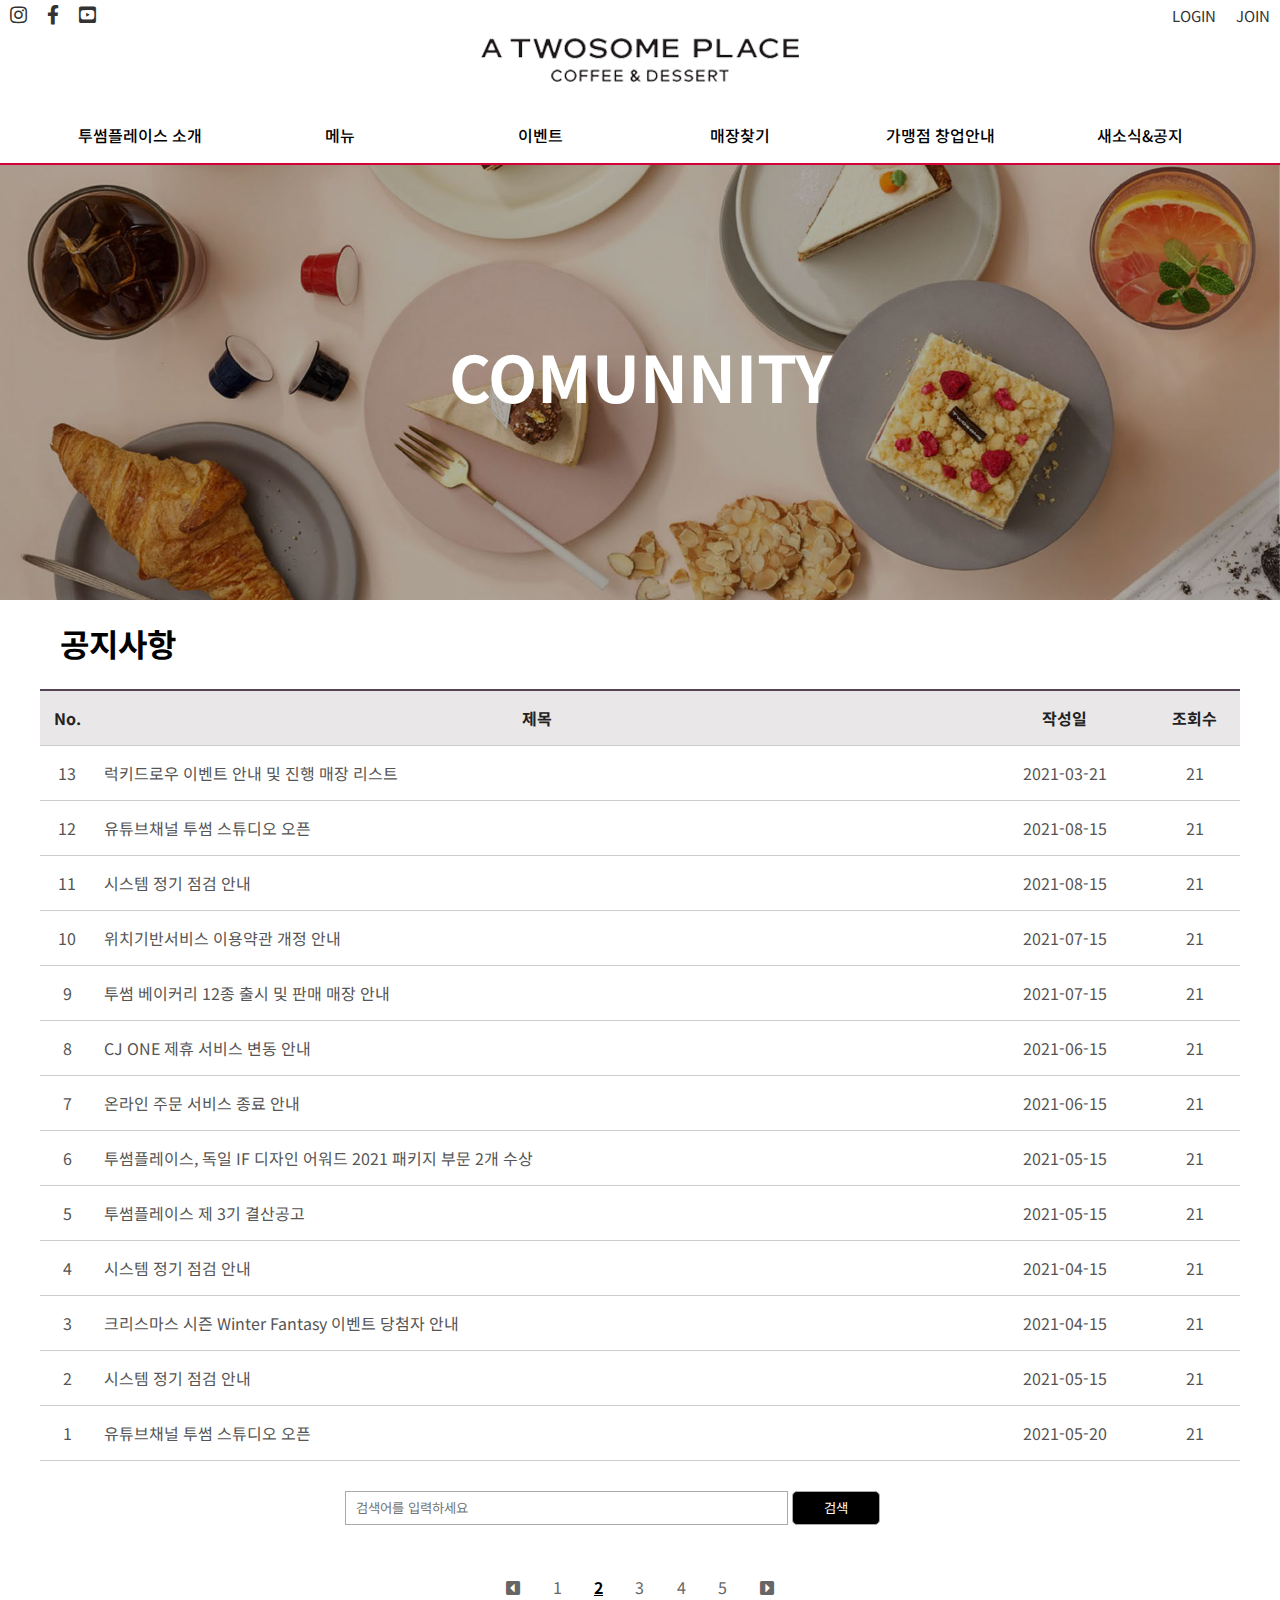
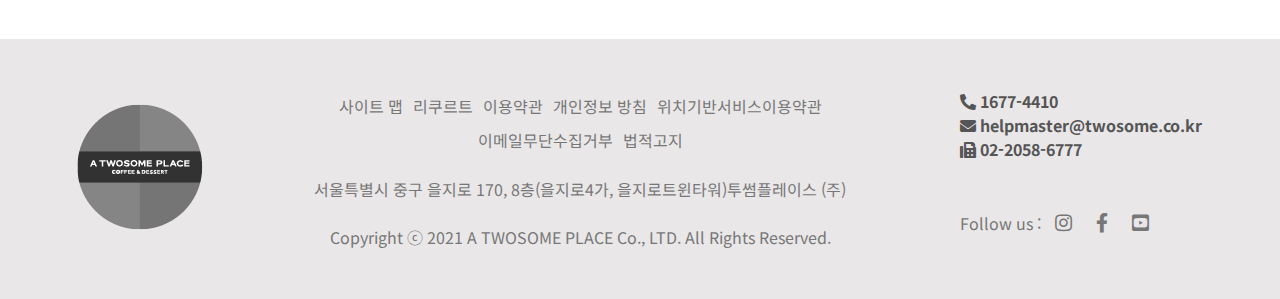
<file: notice.html>
<!DOCTYPE html>
<html lang="kor">
<head>
    <meta charset="UTF-8">
    <meta name="viewport" content="width=device-width, initial-scale=1.0">
    <meta http-equiv="X-UA-Compatible" content="ie=edge">
    <title>공지사항 - TWOSOME PLACE </title>

    <link href="images/favicon.png" rel="shortcut icon" />
    <link href="css/preload.css" rel="stylesheet" />
    <link href="css/nav.css" rel="stylesheet" />
    <link href="css/notice.css" rel="stylesheet" />
    <link href="css/footer.css" rel="stylesheet" />
    <link href="css/sub.css" rel="stylesheet" />
    <link href="css/animate_v3.7.css" rel="stylesheet" />
    <link href="css/jQ-parallax.css" rel="stylesheet" />


</head>

<body>
    <div id="preload">
        <img src="images/30.svg" />
    </div>

    <!------------헤더 시작 ----------->
    <header id="header">

        <div id="gnb-sub">
            <ul>
                <li>
                    <a href="https://www.instagram.com/official_atwosomeplace/?igshid=1vu3rl2z5ps7n" target="blank"><i class="fab fa-instagram snsicon2"></i></a>

                </li>
                <li>
                    <a href="https://ko-kr.facebook.com/ATWOSOMEPLACE/" target="blank"><i class="fab fa-facebook-f snsicon2"></i></a>

                </li>
                <li>
                    <a href="https://www.youtube.com/channel/UCDjdk0ufvcvV08hAm_vF06Q" target="blank"><i class="fab fa-youtube-square snsicon2"></i></a>
                </li>
            </ul>
            <ul>
                <li href="login.html" class="login">LOGIN</li>
                <li class="join">JOIN</li>
            </ul>
        </div>

        <div id="mobilemenu">

            <div id="map">
                <a href="store.html"><i class="fas fa-map-marker-alt"></i></a>
            </div>

            <div id="logo"><a href="index.html"><img src="images/logo.png" id="logoImage" /></a></div>

            <div id="view">
                <i class="fas fa-bars"></i>
            </div>

        </div>

        <nav id="navi">
            <ul id="menu">

                <div id="menuLogo">
                    <img src="images/favicon.png" />
                </div>

                <div id="login">
                    <button><a href="login.html">LOGIN</a></button>
                    <button><a href="https://www.cjone.com/cjmweb/join.do?coopco_cd=7180&brnd_cd=1801&mcht_no=1801&coop_return_url=l">JOIN</a></button>
                </div>


                <li class="main">투썸플레이스 소개
                    <ul class="submenu">
                        <li class="sub" href="brand.html">브랜드이야기</li>
                        <li class="sub">커피이야기</li>
                        <li class="sub">디저트이야기</li>
                        <li class="sub">브랜드필름</li>
                    </ul>
                </li>
                <li class="main">메뉴
                    <ul class="submenu">
                        <li class="sub" href="menu.html">커피 &amp; 음료</li>
                        <li class="sub">아이스크림 &amp; 빙수</li>
                        <li class="sub">케이크</li>
                        <li class="sub">델리</li>
                        <li class="sub">상품</li>
                        <li class="sub">MD</li>
                    </ul>
                </li>
                <li class="main">이벤트
                    <ul class="submenu">
                        <li class="sub" href="event.html">이벤트</li>
                        <li class="sub">매장별 이벤트</li>
                        <li class="sub">멤버십&amp;제휴카드</li>
                    </ul>
                </li>
                <li class="main">매장찾기
                    <ul class="submenu">
                        <li class="sub" href="store.html">매장찾기</li>
                        <li class="sub">FAQ</li>
                    </ul>
                </li>
                <li class="main">가맹점 창업안내
                    <ul class="submenu">
                        <li class="sub" href="business.html">가맹점문의</li>
                        <li class="sub">창업설명회</li>
                        <li class="sub">창업정보 및 절차</li>
                    </ul>
                </li>
                <li class="main">새소식&amp;공지
                    <ul class="submenu">
                        <li class="sub" href="notice.html">공지사항</li>
                        <li class="sub">보도자료</li>
                        <li class="sub">고객의소리</li>
                    </ul>
                </li>
            </ul>
        </nav>

        <div id="subBack"></div>
        <!--서브 메뉴 뒷 배경-->
        <div id="black"><button class="close">&times;</button></div>
    </header>


    <!--------------헤더 끝, menuA 시작------------------------>

    <section id="menuA" class="parallax-background" style="background-image:url('images/menu_header.jpg');">
        <div id="menuA__text">
            <h1>COMUNNITY</h1>
            <div id="underlineMenu"></div>
        </div>
    </section>

    <section id="storeA">

        <h1>공지사항</h1>
        <div></div>

    </section>

    <section id="eventA">

        <table>
            <th>No.</th>
            <th>제목</th>
            <th>작성일</th>
            <th>조회수</th>
            <tr>
                <!-- 첫번째 줄 시작 -->
                <td>13</td>
                <td><a href="#"> 럭키드로우 이벤트 안내 및 진행 매장 리스트</a></td>
                <td>2021-03-21</td>
                <td>21</td>
            </tr><!-- 첫번째 줄 끝 -->
            <tr>
                <!-- 첫번째 줄 시작 -->
                <td>12</td>
                <td><a href="#"> 유튜브채널 투썸 스튜디오 오픈</a></td>
                <td>2021-08-15</td>
                <td>21</td>
            </tr><!-- 첫번째 줄 끝 -->
            <tr>
                <!-- 첫번째 줄 시작 -->
                <td>11</td>
                <td><a href="#"> 시스템 정기 점검 안내</a></td>
                <td>2021-08-15</td>
                <td>21</td>
            </tr><!-- 첫번째 줄 끝 -->
            <tr>
                <!-- 첫번째 줄 시작 -->
                <td>10</td>
                <td><a href="#"> 위치기반서비스 이용약관 개정 안내</a></td>
                <td>2021-07-15</td>
                <td>21</td>
            </tr><!-- 첫번째 줄 끝 -->
            <tr>
                <!-- 첫번째 줄 시작 -->
                <td>9</td>
                <td><a href="#"> 투썸 베이커리 12종 출시 및 판매 매장 안내</a></td>
                <td>2021-07-15</td>
                <td>21</td>
            </tr><!-- 첫번째 줄 끝 -->
            <tr>
                <!-- 첫번째 줄 시작 -->
                <td>8</td>
                <td><a href="#"> CJ ONE 제휴 서비스 변동 안내</a></td>
                <td>2021-06-15</td>
                <td>21</td>
            </tr><!-- 첫번째 줄 끝 -->
            <tr>
                <!-- 첫번째 줄 시작 -->
                <td>7</td>
                <td><a href="#"> 온라인 주문 서비스 종료 안내</a></td>
                <td>2021-06-15</td>
                <td>21</td>
            </tr><!-- 첫번째 줄 끝 -->
            <tr>
                <!-- 첫번째 줄 시작 -->
                <td>6</td>
                <td><a href="#"> 투썸플레이스, 독일 IF 디자인 어워드 2021 패키지 부문 2개 수상</a></td>
                <td>2021-05-15</td>
                <td>21</td>
            </tr><!-- 첫번째 줄 끝 -->
            <tr>
                <!-- 첫번째 줄 시작 -->
                <td>5</td>
                <td><a href="#"> 투썸플레이스 제 3기 결산공고</a></td>
                <td>2021-05-15</td>
                <td>21</td>
            </tr><!-- 첫번째 줄 끝 -->
            <tr>
                <!-- 첫번째 줄 시작 -->
                <td>4</td>
                <td><a href="#"> 시스템 정기 점검 안내</a></td>
                <td>2021-04-15</td>
                <td>21</td>
            </tr><!-- 첫번째 줄 끝 -->
            <tr>
                <!-- 첫번째 줄 시작 -->
                <td>3</td>
                <td><a href="#"> 크리스마스 시즌 Winter Fantasy 이벤트 당첨자 안내</a></td>
                <td>2021-04-15</td>
                <td>21</td>
            </tr><!-- 첫번째 줄 끝 -->
            <tr>
                <!-- 첫번째 줄 시작 -->
                <td>2</td>
                <td><a href="#"> 시스템 정기 점검 안내</a></td>
                <td>2021-05-15</td>
                <td>21</td>
            </tr><!-- 첫번째 줄 끝 -->
            <tr>
                <!-- 첫번째 줄 시작 -->
                <td>1</td>
                <td><a href="#"> 유튜브채널 투썸 스튜디오 오픈</a></td>
                <td>2021-05-20</td>
                <td>21</td>
            </tr><!-- 첫번째 줄 끝 -->

        </table>

    </section>

    <section id="eventB">
        <form id="form1">
                <input id = "textBox" type="text" placeholder="검색어를 입력하세요" required />
                <input id = "submitBox" type="submit" value="검색" />
        </form>

        <div id="mobile-search-btn">검색</div>

    </section>

    <div id="modal">
        <form id="form2">
            <label id="label-btn">검색</label>
            <input type="text" placeholder="검색어를 입력하세요" />
            <div id="modalClose">&times;</div>
        </form>
    </div>

    <section id="eventC">

        <div class="num"><i class="fas fa-caret-square-left"></i></div>
        <div class="num">1</div>
        <div class="num">2</div>
        <div class="num">3</div>
        <div class="num">4</div>
        <div class="num">5</div>
        <div class="num"><i class="fas fa-caret-square-right"></i></div>

    </section>


    <!--------------secD 끝 푸터 시작------------------>

    <footer id="footer">

        <div id="footerbox">

            <div id="footerlogo">
                <a href="#"><img src="images/small_logo2.png" /></a>
            </div>

            <div id="footertext1">
                <ul id="footerlist">
                    <li class="footerMenu"><a href="#">사이트 맵</a></li>
                    <li class="footerMenu"><a href="#">리쿠르트</a></li>
                    <li class="footerMenu"><a href="#">이용약관</a></li>
                    <li class="footerMenu"><a href="#">개인정보 방침</a></li>
                    <li class="footerMenu"><a href="#">위치기반서비스이용약관</a></li>
                    <li class="footerMenu"><a href="#">이메일무단수집거부</a></li>
                    <li class="footerMenu"><a href="#">법적고지 </a> </li>
                </ul>


                <p>서울특별시 중구 을지로 170, 8층(을지로4가, 을지로트윈타워)투썸플레이스 (주) </p><br />

                <p> Copyright ⓒ 2021 A TWOSOME PLACE Co., LTD. All Rights Reserved. </p>
            </div>

            <div id="footertext2">

                <h4><i class="fas fa-phone-alt"></i> 1677-4410 </h4>
                <h4><i class="fas fa-envelope"></i> helpmaster@twosome.co.kr</h4>
                <h4><i class="fas fa-fax"></i> 02-2058-6777</h4>

                <div id="snsBox">
                    <span>Follow us :</span>
                    <a href="https://www.instagram.com/official_atwosomeplace/?igshid=1vu3rl2z5ps7n" target="blank"><i class="fab fa-instagram snsicon2"></i></a>
                    <a href="https://ko-kr.facebook.com/ATWOSOMEPLACE/" target="blank"><i class="fab fa-facebook-f snsicon2"></i></a>
                    <a href="https://www.youtube.com/channel/UCDjdk0ufvcvV08hAm_vF06Q" target="blank"><i class="fab fa-youtube-square snsicon2"></i></a>
                </div>
            </div>

        </div>
    </footer>


    <a href="#">
        <button id="top">
            <div><i class="fas fa-caret-up"></i></div>
            <div>TOP</div>
        </button></a>

    <script src="https://ajax.googleapis.com/ajax/libs/jquery/3.6.0/jquery.min.js"></script>
    <script src="script/preload.js"></script>
    <script src="script/nav.js"></script>
    <script src="script/banner.js"></script>
    <script src="script/notice.js"></script>
</body></html>
</file>
<file: plugin/parallax/jQ-parallax.css>
.parallax-background {
    background-position: 50% 0;
    background-repeat: no-repeat;
    
    background-size: cover;
    -webkit-background-size: cover;

    transform: translate3d(0,0,0);
    -moz-transform: translate3d(0,0,0);
    -webkit-transform: translate3d(0,0,0);
}

/* Used for visualization only */
.add-some-space {
    min-height: 400px;
}

.parallax-background.add-some-space {
    box-shadow: inset 0 0 10px #3c3c3c;
}
</file>
<file: plugin/typed.js-master/docs/assets/bass.css>
/*! Basscss | http://basscss.com | MIT License */

.h1{ font-size: 2rem }
.h2{ font-size: 1.5rem }
.h3{ font-size: 1.25rem }
.h4{ font-size: 1rem }
.h5{ font-size: .875rem }
.h6{ font-size: .75rem }

.font-family-inherit{ font-family:inherit }
.font-size-inherit{ font-size:inherit }
.text-decoration-none{ text-decoration:none }

.bold{ font-weight: bold; font-weight: bold }
.regular{ font-weight:normal }
.italic{ font-style:italic }
.caps{ text-transform:uppercase; letter-spacing: .2em; }

.left-align{ text-align:left }
.center{ text-align:center }
.right-align{ text-align:right }
.justify{ text-align:justify }

.nowrap{ white-space:nowrap }
.break-word{ word-wrap:break-word }

.line-height-1{ line-height: 1 }
.line-height-2{ line-height: 1.125 }
.line-height-3{ line-height: 1.25 }
.line-height-4{ line-height: 1.5 }

.list-style-none{ list-style:none }
.underline{ text-decoration:underline }

.truncate{
  max-width:100%;
  overflow:hidden;
  text-overflow:ellipsis;
  white-space:nowrap;
}

.list-reset{
  list-style:none;
  padding-left:0;
}

.inline{ display:inline }
.block{ display:block }
.inline-block{ display:inline-block }
.table{ display:table }
.table-cell{ display:table-cell }

.overflow-hidden{ overflow:hidden }
.overflow-scroll{ overflow:scroll }
.overflow-auto{ overflow:auto }

.clearfix:before,
.clearfix:after{
  content:" ";
  display:table
}
.clearfix:after{ clear:both }

.left{ float:left }
.right{ float:right }

.fit{ max-width:100% }

.max-width-1{ max-width: 24rem }
.max-width-2{ max-width: 32rem }
.max-width-3{ max-width: 48rem }
.max-width-4{ max-width: 64rem }

.border-box{ box-sizing:border-box }

.align-baseline{ vertical-align:baseline }
.align-top{ vertical-align:top }
.align-middle{ vertical-align:middle }
.align-bottom{ vertical-align:bottom }

.m0{ margin:0 }
.mt0{ margin-top:0 }
.mr0{ margin-right:0 }
.mb0{ margin-bottom:0 }
.ml0{ margin-left:0 }
.mx0{ margin-left:0; margin-right:0 }
.my0{ margin-top:0; margin-bottom:0 }

.m1{ margin: .5rem }
.mt1{ margin-top: .5rem }
.mr1{ margin-right: .5rem }
.mb1{ margin-bottom: .5rem }
.ml1{ margin-left: .5rem }
.mx1{ margin-left: .5rem; margin-right: .5rem }
.my1{ margin-top: .5rem; margin-bottom: .5rem }

.m2{ margin: 1rem }
.mt2{ margin-top: 1rem }
.mr2{ margin-right: 1rem }
.mb2{ margin-bottom: 1rem }
.ml2{ margin-left: 1rem }
.mx2{ margin-left: 1rem; margin-right: 1rem }
.my2{ margin-top: 1rem; margin-bottom: 1rem }

.m3{ margin: 2rem }
.mt3{ margin-top: 2rem }
.mr3{ margin-right: 2rem }
.mb3{ margin-bottom: 2rem }
.ml3{ margin-left: 2rem }
.mx3{ margin-left: 2rem; margin-right: 2rem }
.my3{ margin-top: 2rem; margin-bottom: 2rem }

.m4{ margin: 4rem }
.mt4{ margin-top: 4rem }
.mr4{ margin-right: 4rem }
.mb4{ margin-bottom: 4rem }
.ml4{ margin-left: 4rem }
.mx4{ margin-left: 4rem; margin-right: 4rem }
.my4{ margin-top: 4rem; margin-bottom: 4rem }

.mxn1{ margin-left: -.5rem; margin-right: -.5rem; }
.mxn2{ margin-left: -1rem; margin-right: -1rem; }
.mxn3{ margin-left: -2rem; margin-right: -2rem; }
.mxn4{ margin-left: -4rem; margin-right: -4rem; }

.ml-auto{ margin-left:auto }
.mr-auto{ margin-right:auto }
.mx-auto{ margin-left:auto; margin-right:auto; }

.p0{ padding:0 }
.pt0{ padding-top:0 }
.pr0{ padding-right:0 }
.pb0{ padding-bottom:0 }
.pl0{ padding-left:0 }
.px0{ padding-left:0; padding-right:0 }
.py0{ padding-top:0;  padding-bottom:0 }

.p1{ padding: .5rem }
.pt1{ padding-top: .5rem }
.pr1{ padding-right: .5rem }
.pb1{ padding-bottom: .5rem }
.pl1{ padding-left: .5rem }
.py1{ padding-top: .5rem; padding-bottom: .5rem }
.px1{ padding-left: .5rem; padding-right: .5rem }

.p2{ padding: 1rem }
.pt2{ padding-top: 1rem }
.pr2{ padding-right: 1rem }
.pb2{ padding-bottom: 1rem }
.pl2{ padding-left: 1rem }
.py2{ padding-top: 1rem; padding-bottom: 1rem }
.px2{ padding-left: 1rem; padding-right: 1rem }

.p3{ padding: 2rem }
.pt3{ padding-top: 2rem }
.pr3{ padding-right: 2rem }
.pb3{ padding-bottom: 2rem }
.pl3{ padding-left: 2rem }
.py3{ padding-top: 2rem; padding-bottom: 2rem }
.px3{ padding-left: 2rem; padding-right: 2rem }

.p4{ padding: 4rem }
.pt4{ padding-top: 4rem }
.pr4{ padding-right: 4rem }
.pb4{ padding-bottom: 4rem }
.pl4{ padding-left: 4rem }
.py4{ padding-top: 4rem; padding-bottom: 4rem }
.px4{ padding-left: 4rem; padding-right: 4rem }

.col{
  float:left;
  box-sizing:border-box;
}

.col-right{
  float:right;
  box-sizing:border-box;
}

.col-1{
  width:8.33333%;
}

.col-2{
  width:16.66667%;
}

.col-3{
  width:25%;
}

.col-4{
  width:33.33333%;
}

.col-5{
  width:41.66667%;
}

.col-6{
  width:50%;
}

.col-7{
  width:58.33333%;
}

.col-8{
  width:66.66667%;
}

.col-9{
  width:75%;
}

.col-10{
  width:83.33333%;
}

.col-11{
  width:91.66667%;
}

.col-12{
  width:100%;
}
@media (min-width: 40em){

  .sm-col{
    float:left;
    box-sizing:border-box;
  }

  .sm-col-right{
    float:right;
    box-sizing:border-box;
  }

  .sm-col-1{
    width:8.33333%;
  }

  .sm-col-2{
    width:16.66667%;
  }

  .sm-col-3{
    width:25%;
  }

  .sm-col-4{
    width:33.33333%;
  }

  .sm-col-5{
    width:41.66667%;
  }

  .sm-col-6{
    width:50%;
  }

  .sm-col-7{
    width:58.33333%;
  }

  .sm-col-8{
    width:66.66667%;
  }

  .sm-col-9{
    width:75%;
  }

  .sm-col-10{
    width:83.33333%;
  }

  .sm-col-11{
    width:91.66667%;
  }

  .sm-col-12{
    width:100%;
  }

}
@media (min-width: 52em){

  .md-col{
    float:left;
    box-sizing:border-box;
  }

  .md-col-right{
    float:right;
    box-sizing:border-box;
  }

  .md-col-1{
    width:8.33333%;
  }

  .md-col-2{
    width:16.66667%;
  }

  .md-col-3{
    width:25%;
  }

  .md-col-4{
    width:33.33333%;
  }

  .md-col-5{
    width:41.66667%;
  }

  .md-col-6{
    width:50%;
  }

  .md-col-7{
    width:58.33333%;
  }

  .md-col-8{
    width:66.66667%;
  }

  .md-col-9{
    width:75%;
  }

  .md-col-10{
    width:83.33333%;
  }

  .md-col-11{
    width:91.66667%;
  }

  .md-col-12{
    width:100%;
  }

}
@media (min-width: 64em){

  .lg-col{
    float:left;
    box-sizing:border-box;
  }

  .lg-col-right{
    float:right;
    box-sizing:border-box;
  }

  .lg-col-1{
    width:8.33333%;
  }

  .lg-col-2{
    width:16.66667%;
  }

  .lg-col-3{
    width:25%;
  }

  .lg-col-4{
    width:33.33333%;
  }

  .lg-col-5{
    width:41.66667%;
  }

  .lg-col-6{
    width:50%;
  }

  .lg-col-7{
    width:58.33333%;
  }

  .lg-col-8{
    width:66.66667%;
  }

  .lg-col-9{
    width:75%;
  }

  .lg-col-10{
    width:83.33333%;
  }

  .lg-col-11{
    width:91.66667%;
  }

  .lg-col-12{
    width:100%;
  }

}
.flex{ display:-webkit-box; display:-webkit-flex; display:-ms-flexbox; display:flex }

@media (min-width: 40em){
  .sm-flex{ display:-webkit-box; display:-webkit-flex; display:-ms-flexbox; display:flex }
}

@media (min-width: 52em){
  .md-flex{ display:-webkit-box; display:-webkit-flex; display:-ms-flexbox; display:flex }
}

@media (min-width: 64em){
  .lg-flex{ display:-webkit-box; display:-webkit-flex; display:-ms-flexbox; display:flex }
}

.flex-column{ -webkit-box-orient:vertical; -webkit-box-direction:normal; -webkit-flex-direction:column; -ms-flex-direction:column; flex-direction:column }
.flex-wrap{ -webkit-flex-wrap:wrap; -ms-flex-wrap:wrap; flex-wrap:wrap }

.items-start{ -webkit-box-align:start; -webkit-align-items:flex-start; -ms-flex-align:start; -ms-grid-row-align:flex-start; align-items:flex-start }
.items-end{ -webkit-box-align:end; -webkit-align-items:flex-end; -ms-flex-align:end; -ms-grid-row-align:flex-end; align-items:flex-end }
.items-center{ -webkit-box-align:center; -webkit-align-items:center; -ms-flex-align:center; -ms-grid-row-align:center; align-items:center }
.items-baseline{ -webkit-box-align:baseline; -webkit-align-items:baseline; -ms-flex-align:baseline; -ms-grid-row-align:baseline; align-items:baseline }
.items-stretch{ -webkit-box-align:stretch; -webkit-align-items:stretch; -ms-flex-align:stretch; -ms-grid-row-align:stretch; align-items:stretch }

.self-start{ -webkit-align-self:flex-start; -ms-flex-item-align:start; align-self:flex-start }
.self-end{ -webkit-align-self:flex-end; -ms-flex-item-align:end; align-self:flex-end }
.self-center{ -webkit-align-self:center; -ms-flex-item-align:center; align-self:center }
.self-baseline{ -webkit-align-self:baseline; -ms-flex-item-align:baseline; align-self:baseline }
.self-stretch{ -webkit-align-self:stretch; -ms-flex-item-align:stretch; align-self:stretch }

.justify-start{ -webkit-box-pack:start; -webkit-justify-content:flex-start; -ms-flex-pack:start; justify-content:flex-start }
.justify-end{ -webkit-box-pack:end; -webkit-justify-content:flex-end; -ms-flex-pack:end; justify-content:flex-end }
.justify-center{ -webkit-box-pack:center; -webkit-justify-content:center; -ms-flex-pack:center; justify-content:center }
.justify-between{ -webkit-box-pack:justify; -webkit-justify-content:space-between; -ms-flex-pack:justify; justify-content:space-between }
.justify-around{ -webkit-justify-content:space-around; -ms-flex-pack:distribute; justify-content:space-around }

.content-start{ -webkit-align-content:flex-start; -ms-flex-line-pack:start; align-content:flex-start }
.content-end{ -webkit-align-content:flex-end; -ms-flex-line-pack:end; align-content:flex-end }
.content-center{ -webkit-align-content:center; -ms-flex-line-pack:center; align-content:center }
.content-between{ -webkit-align-content:space-between; -ms-flex-line-pack:justify; align-content:space-between }
.content-around{ -webkit-align-content:space-around; -ms-flex-line-pack:distribute; align-content:space-around }
.content-stretch{ -webkit-align-content:stretch; -ms-flex-line-pack:stretch; align-content:stretch }
.flex-auto{
  -webkit-box-flex:1;
  -webkit-flex:1 1 auto;
      -ms-flex:1 1 auto;
          flex:1 1 auto;
  min-width:0;
  min-height:0;
}
.flex-none{ -webkit-box-flex:0; -webkit-flex:none; -ms-flex:none; flex:none }

.order-0{ -webkit-box-ordinal-group:1; -webkit-order:0; -ms-flex-order:0; order:0 }
.order-1{ -webkit-box-ordinal-group:2; -webkit-order:1; -ms-flex-order:1; order:1 }
.order-2{ -webkit-box-ordinal-group:3; -webkit-order:2; -ms-flex-order:2; order:2 }
.order-3{ -webkit-box-ordinal-group:4; -webkit-order:3; -ms-flex-order:3; order:3 }
.order-last{ -webkit-box-ordinal-group:100000; -webkit-order:99999; -ms-flex-order:99999; order:99999 }

.relative{ position:relative }
.absolute{ position:absolute }
.fixed{ position:fixed }

.top-0{ top:0 }
.right-0{ right:0 }
.bottom-0{ bottom:0 }
.left-0{ left:0 }

.z1{ z-index: 1 }
.z2{ z-index: 2 }
.z3{ z-index: 3 }
.z4{ z-index: 4 }

.border{
  border-style:solid;
  border-width: 1px;
}

.border-top{
  border-top-style:solid;
  border-top-width: 1px;
}

.border-right{
  border-right-style:solid;
  border-right-width: 1px;
}

.border-bottom{
  border-bottom-style:solid;
  border-bottom-width: 1px;
}

.border-left{
  border-left-style:solid;
  border-left-width: 1px;
}

.border-none{ border:0 }

.rounded{ border-radius: 3px }
.circle{ border-radius:50% }

.rounded-top{ border-radius: 3px 3px 0 0 }
.rounded-right{ border-radius: 0 3px 3px 0 }
.rounded-bottom{ border-radius: 0 0 3px 3px }
.rounded-left{ border-radius: 3px 0 0 3px }

.not-rounded{ border-radius:0 }

.hide{
  position:absolute !important;
  height:1px;
  width:1px;
  overflow:hidden;
  clip:rect(1px, 1px, 1px, 1px);
}

@media (max-width: 40em){
  .xs-hide{ display:none !important }
}

@media (min-width: 40em) and (max-width: 52em){
  .sm-hide{ display:none !important }
}

@media (min-width: 52em) and (max-width: 64em){
  .md-hide{ display:none !important }
}

@media (min-width: 64em){
  .lg-hide{ display:none !important }
}

.display-none{ display:none !important }
</file>
<file: plugin/typed.js-master/docs/assets/style.css>
.documentation {
  font-family: Helvetica, sans-serif;
  color: #666;
  line-height: 1.5;
  background: #f5f5f5;
}

.black {
  color: #666;
}

.bg-white {
  background-color: #fff;
}

h4 {
  margin: 20px 0 10px 0;
}

.documentation h3 {
  color: #000;
}

.border-bottom {
  border-color: #ddd;
}

a {
  color: #1184CE;
  text-decoration: none;
}

.documentation a[href]:hover {
  text-decoration: underline;
}

a:hover {
  cursor: pointer;
}

.py1-ul li {
  padding: 5px 0;
}

.max-height-100 {
  max-height: 100%;
}

section:target h3 {
  font-weight:700;
}

.documentation td,
.documentation th {
    padding: .25rem .25rem;
}

h1:hover .anchorjs-link,
h2:hover .anchorjs-link,
h3:hover .anchorjs-link,
h4:hover .anchorjs-link {
  opacity: 1;
}

.fix-3 {
  width: 25%;
  max-width: 244px;
}

.fix-3 {
  width: 25%;
  max-width: 244px;
}

@media (min-width: 52em) {
  .fix-margin-3 {
    margin-left: 25%;
  }
}

.pre, pre, code, .code {
  font-family: Source Code Pro,Menlo,Consolas,Liberation Mono,monospace;
  font-size: 14px;
}

.fill-light {
  background: #F9F9F9;
}

.width2 {
  width: 1rem;
}

.input {
  font-family: inherit;
  display: block;
  width: 100%;
  height: 2rem;
  padding: .5rem;
  margin-bottom: 1rem;
  border: 1px solid #ccc;
  font-size: .875rem;
  border-radius: 3px;
  box-sizing: border-box;
}

table {
  border-collapse: collapse;
}

.prose table th,
.prose table td {
  text-align: left;
  padding:8px;
  border:1px solid #ddd;
}

.prose table th:nth-child(1) { border-right: none; }
.prose table th:nth-child(2) { border-left: none; }

.prose table {
  border:1px solid #ddd;
}

.prose-big {
  font-size: 18px;
  line-height: 30px;
}

.quiet {
  opacity: 0.7;
}

.minishadow {
  box-shadow: 2px 2px 10px #f3f3f3;
}
</file>
<file: plugin/typed.js-master/docs/assets/github.css>
/*

github.com style (c) Vasily Polovnyov <vast@whiteants.net>

*/

.hljs {
  display: block;
  overflow-x: auto;
  padding: 0.5em;
  color: #333;
  background: #f8f8f8;
  -webkit-text-size-adjust: none;
}

.hljs-comment,
.diff .hljs-header,
.hljs-javadoc {
  color: #998;
  font-style: italic;
}

.hljs-keyword,
.css .rule .hljs-keyword,
.hljs-winutils,
.nginx .hljs-title,
.hljs-subst,
.hljs-request,
.hljs-status {
  color: #1184CE;
}

.hljs-number,
.hljs-hexcolor,
.ruby .hljs-constant {
  color: #ed225d;
}

.hljs-string,
.hljs-tag .hljs-value,
.hljs-phpdoc,
.hljs-dartdoc,
.tex .hljs-formula {
  color: #ed225d;
}

.hljs-title,
.hljs-id,
.scss .hljs-preprocessor {
  color: #900;
  font-weight: bold;
}

.hljs-list .hljs-keyword,
.hljs-subst {
  font-weight: normal;
}

.hljs-class .hljs-title,
.hljs-type,
.vhdl .hljs-literal,
.tex .hljs-command {
  color: #458;
  font-weight: bold;
}

.hljs-tag,
.hljs-tag .hljs-title,
.hljs-rules .hljs-property,
.django .hljs-tag .hljs-keyword {
  color: #000080;
  font-weight: normal;
}

.hljs-attribute,
.hljs-variable,
.lisp .hljs-body {
  color: #008080;
}

.hljs-regexp {
  color: #009926;
}

.hljs-symbol,
.ruby .hljs-symbol .hljs-string,
.lisp .hljs-keyword,
.clojure .hljs-keyword,
.scheme .hljs-keyword,
.tex .hljs-special,
.hljs-prompt {
  color: #990073;
}

.hljs-built_in {
  color: #0086b3;
}

.hljs-preprocessor,
.hljs-pragma,
.hljs-pi,
.hljs-doctype,
.hljs-shebang,
.hljs-cdata {
  color: #999;
  font-weight: bold;
}

.hljs-deletion {
  background: #fdd;
}

.hljs-addition {
  background: #dfd;
}

.diff .hljs-change {
  background: #0086b3;
}

.hljs-chunk {
  color: #aaa;
}
</file>
<file: css/preload.css>
@charset 'utf-8';

body{
    overflow: hidden;
}

#preload{
    position: fixed;
    top:0; left: 0;
    width: 100%; height: 100%;
    display: flex; justify-content: center; align-items: center;
    background: #fff;
    z-index: 100;
}
</file>
<file: css/sub.css>
@charset "utf-8";

#menuA {
    margin-top: 150px;
    width: 100%;
    position: relative;
    height: 450px;
}

#menuA__img {
    width: 100%;
    display: block;
}

#menuA__text {
    position: absolute;
    top: 50%;
    left: 50%;
    transform: translate(-50%, -50%);
    color: #fff;
    font-size: 2rem;
    white-space: nowrap;
    
    animation: toTop 1s both;
}

@keyframes toTop {
    from {
        transform: translate(-50%, 0%);
        opacity: 0;
    }

    to {
        transform: translate(-50%, -50%);
        opacity: 1;
    }
}

#storeA {
    margin: auto;
    width: 100%;
    max-width: 1200px;
}

#storeA h1 {
    padding: 20px;
}

#storeA div {
    width: 100%;
    height: 5px;
    border-bottom: 2px solid #545;
}





@media screen and (max-width: 900px) {
    #menuA {
        margin-top: 60px;
    }
}

@media screen and (max-width: 600px) {

    #menuA {
        height: 200px;
    }
}
@media screen and (max-width: 500px) {
    #menuA h1 {
        font-size: 1.3rem;
    }
}
</file>
<file: css/business.css>
@charset "utf-8";

@import url('https://fonts.googleapis.com/css2?family=Alfa+Slab+One&display=swap');

#busiB {
    width: 100%;
    max-width: 1200px;
    margin: auto;
}

#busiB h1 {
    text-align: center;
    padding: 40px 0;
    font-weight: normal;
}

#span {
    font-family: 'Alfa Slab One', cursive;
    color: #000;
    position: relative;
}

#span::after {
    position: absolute;
    top: -30px;
    right: -40px;
    content: "";
    background: url("/images/twosomeIcon.png") no-repeat center;
    width: 30px;
    height: 50px;
    transform: rotate(15deg);
    animation: scaleChange 1s linear infinite;
}

@keyframes scaleChange {
    from {
        transform: rotate(15deg) scale(1);
    }

    50% {
        transform: rotate(15deg) scale(1.1);
    }

    from {
        transform: rotate(15deg) scale(1);
    }
}

#videoBox {
    width: 100%;
    position: relative;
}

#video {
    position: absolute;
    top: 0;
    left: 0;
    width: 100%;
    height: 100%;
    z-index: -90;
}

#busiC {
    margin-top: 50px;
    width: 100%;
    background: url(/images/brand_bg2.jpg) no-repeat center;
    background-size: cover;
    padding-bottom: 50px;
}


#busiC h1 {
    color: #000;
    text-align: center;
    padding: 20px;
    font-size: 40px;
}

#CoutBox {
    width: 100%;
    max-width: 1200px;
    margin: auto;
    padding: 10px;
    padding-bottom: 30px;
    display: flex;
    flex-wrap: wrap;
}

.boxC {
    width: calc((100% - 100px) / 4);
    background: #fff;
    margin: 10px;
    padding: 20px;
    text-align: center;
    border: 2px solid rgb(150, 150,150);
    transition: .5s;
    position: relative;
}

.boxC:hover::after {
    /*#boxC의 .btn1 클래스에 마우스가 닿으면 가상요소 모양 변경*/
    content: "";
    position: absolute;
    top: 50%;
    right: -10px;
    transform: translateY(-50%);
    width: 0;
    height: 0;
    /*우측에 화살표 표시*/
    border-left: 10px solid rgb(150, 150,150);
    border-top: 10px solid transparent;
    border-bottom: 10px solid transparent
}



.boxC:hover {
    background: #aaa;
    color: #fff;
}


.boxC h3 {
    font-size: 20px;
    color: #d50037;
}


.boxC h4 {
    font-size: 20px;
}

#open{
    margin-top: 25px;
    display:flex; flex-wrap: wrap;
    justify-content: center; align-items: center;
    position: relative;
    cursor: pointer;
}

#open div{
    width: 100%;
    text-align: center;
}

#open span{
    background: rgba(0,0,0,.5);
    font-weight:700;
    font-size: 2rem;
    color: #fff;
    padding: 0 20px;
    border-radius: 5px;
}

#open::after {
    /*#boxC의 .btn1 클래스에 마우스가 닿으면 가상요소 모양 변경*/
    content: "";
    position: absolute;
    top: -25px;
    left: 50%;
    transform: translateX(-50%);
    width: 0;
    height: 0;
    /*우측에 화살표 표시*/
    border-top: 25px solid rgb(150, 150,150);
    border-left: 25px solid transparent;
    border-right: 25px solid transparent
}





@media screen and (max-width:900px) {
    .boxC {
        width: 100%;
    }
    
    .boxC:hover::after {
    /*#boxC의 .btn1 클래스에 마우스가 닿으면 가상요소 모양 변경*/
    content: "";
    position: absolute;
    top: 100%;
    left: 50%;
    transform: translateX(-50%);
    width: 0;
    height: 0;
    /*우측에 화살표 표시*/
    border-top: 10px solid rgb(150, 150,150);
    border-left: 10px solid transparent;
    border-right: 10px solid transparent
}
    
    #open img{
        width: 70%;
        min-width: 330px;
        margin: auto;
    }
}

@media screen and (max-width:600px) {
    span{
        font-size: 1.2rem;
    }
}
</file>
<file: css/footer.css>
@charset "utf-8";
@import url('https://fonts.googleapis.com/css2?family=Do+Hyeon&display=swap');

#footer {
    font-size: 0.8rem;
    padding: 50px 10px;
    background: #e9e7e8;
    color: #777;
    font-size: 16px;
}

#footerbox {
    width: 100%;
    max-width: 1200px;
    margin: auto;
    display: flex;
    flex-wrap: wrap;
    justify-content: space-around;
}

#footerlogo {
    width: 10%;
    display: flex; justify-content: center; align-items: center;
}

#footertext1 {
    width: 50%;
    text-align: center;
}

#footertext1 a {
    color: #777;
    text-decoration: none;
}

#footerlist {
    list-style: none;
    padding: 0;
    display: flex;
    justify-content: center;
    flex-wrap: wrap;
    margin-bottom: 20px;
}

.footerMenu {
    margin: 5px;
}

#footertext2 {
    width: 20%;
}

#footertext2 h4{
    color: #555;
    white-space: nowrap;
}

#snsBox{
    margin-top : 50px;
}

.snsicon2 {
    font-size: 1.2rem;
    margin: 0 10px;
    color: #777;
}

#top {
    position: fixed;
    bottom: 10px;
    right: -50px;
    border-radius: 10px;
    border: none;
    width: 50px;
    height: 50px;
    color: #fff;
    background-color: #d50037;
    font-size: 0.8rem;
    cursor: pointer;
    transition: 0.3s;
}

#top:hover{
    background-color: #ccc;
    color: #d50037;
}



#top i {
    font-size: 1.5rem;
    padding: 0;
}

/*-------------------푸터 끝 미디어 쿼리----------------*/
@media screen and (max-width: 1100px) {
#footertext1 {
    width: 30%;
}


@media screen and (max-width: 900px) {
    #footerlogo {
        display: none;
    }

    #footertext2 {
        width: 40%;
    }
}

@media screen and (max-width: 700px) {
    #footer {
        padding: 30px 20px;
    }

    #footerbox > div {
        width: 100%;
        text-align: center;
    }

    #footertext1 {
        margin-bottom: 20px;
    }

    #footertext2 button {
        margin-top: 0;
    }

    #top {
        width: 50px;
        height: 50px;
        font-size: 10px;
    }
}
</file>
<file: css/jQ-parallax.css>
.parallax-background {
    background-position: 50% 0;
    background-repeat: no-repeat;
    
    background-size: cover;
    -webkit-background-size: cover;

    transform: translate3d(0,0,0);
    -moz-transform: translate3d(0,0,0);
    -webkit-transform: translate3d(0,0,0);
}

/* Used for visualization only */
.add-some-space {
    min-height: 400px;
}

.parallax-background.add-some-space {
    box-shadow: inset 0 0 10px transparent;
}
</file>
<file: css/event.css>
@charset "utf-8";

#eventB{
    width: 100%; max-width: 1200px; margin: auto;
}

#btnBox{
    display: flex; flex-wrap: wrap;
    justify-content: center;
    padding: 30px;
    border-bottom: 
}

.eventBtn{
    border: none;
    background: none;
    font-size: 25px;
    position: relative;
    margin-right: 20px;
    cursor: pointer; transition: .3s;
    font-weight: 700;color: #000;
    margin-bottom: 10px;
}

.eventBtn:hover{
    color: #d50037;
}

.active{
     color: #d50037;
}

.eventBtn::after{
    position: absolute;
    top:100%; left:50%; transform: translateX(-50%);
    width: 0%; height: 5px;
    content: "";
    border-bottom: 2px solid #d50037;
    transition: .3s;
}

.active.eventBtn::after{
    width: 100%;
}

#eventOutBox{
    width: 100%;
    display: flex; flex-wrap: wrap;
}

.eventBox{
    width: calc((100% - 60px) / 3);
    margin: 10px;
    position: relative;
    cursor: pointer;
    overflow: hidden;
}

.eventBox::after{
    position: absolute;
    top:5px; left: 0;
    content: "진행 중";
    width: 60px;
    font-size: 15px;
    line-height: 30px;
    color: #fff;
    background: #d50037;
    text-align: center;
    box-shadow: 2px 2px 2px #333;
}

.imgBox{
    width:100%; overflow: hidden;
}

.eventImg{
    width: 100%;
    display: block;
    cursor: pointer; transition: .5s;
}

.eventImg:hover{
    transform: scale(1.1);
}

.caption{
    margin-top: 10px;
    text-align: center;
    padding-bottom: 20px;
}

.caption p{
    color: #777;
}

#eventOutBox2{
    display: none;
    padding: 20px;
    color: #555;
}
    
@media screen and (max-width : 600px){
    .eventBox{
    width: calc((100% - 40px) / 2);
    }
}

@media screen and (max-width : 400px){
    .eventBox{
    width: calc(100% - 20px);
    }
}
</file>
<file: css/login.css>
@charset "utf-8";

@import url('https://fonts.googleapis.com/css2?family=Alfa+Slab+One&display=swap');
/*-----------------------secA 시작 --------------------*/
#login__text {
    margin-top: 150px;
}

#login__text h1{
    padding: 50px 0;
    text-align: center;
}

#span {
    font-family: 'Alfa Slab One', cursive;
    color: #000;
    position: relative;
    font-weight: 400;
}

#span::after {
    position: absolute;
    top: -30px;
    right: -40px;
    content: "";
    background: url("/images/twosomeIcon.png") no-repeat center;
    width: 30px;
    height: 50px;
    transform: rotate(15deg);
    animation: scaleChange 1s linear infinite;
}

@keyframes scaleChange {
    from {
        transform: rotate(15deg) scale(1);
    }

    50% {
        transform: rotate(15deg) scale(1.1);
    }

    from {
        transform: rotate(15deg) scale(1);
    }
}

#login__text h3 {
    color: rgba(0, 0, 0, 0.5);
    font-size: 16px;
    font-weight: 500;
    text-align: center;
}

#login-form {
    width: 100%;
    max-width: 500px;
    margin: 50px auto 85px auto;
    padding: 20px;
    text-align: center;
}

#login-form input {
    width: 100%;
    font-size: 1rem;
    padding: 10px;
    margin-bottom: 10px;
}

.text {
    border: none;
    border-bottom: 1px solid rgba(0, 0, 0, 0.5);
}

#loginBtn {
    width: 100%;
    max-width: 500px;
    margin: auto;
    border: none;
    font-size: 1rem;
    font-weight: 500;
    color: #fff;
    padding: 10px 0;
    margin: 15px 0;
    background: #c92346;
    cursor: pointer;
    transition: 0.5s;
}

#loginBtn:hover {
    background: rgba(0, 0, 0, 0.1);
    color: #c92346;
}

#login-form input:focus {
    background: rgba(0, 0, 0, 0.1);
}

#login-form a {
    margin: auto;
    text-align: center;
    cursor: pointer;
    transition: 0.3s;
    font-size: 16px;
}

#login-form a:hover {
    color: #aaa;
}

/*-------------------푸터 끝 ----------------*/
@media screen and (max-width: 900px) {
    #login__text {
        margin-top: 60px;
    }
}


@media screen and (max-width:600px) {
    span{
        font-size: 1.2rem;
    }
}
</file>
<file: css/menu.css>
@charset "utf-8";

button {
    cursor: pointer;
}

#menuB {
    width: 100%;
    max-width: 1200px;
    margin: auto;
    display: flex;
    padding: 20px;
    border-bottom: 1.5px solid #aaa;
    display: flex; justify-content: center;
}

.Bbox{
    display: flex;
    margin-right: 20px;
}

.checkbox{
    width: 100px; line-height: 30px;
    background: #eee;
    margin: 5px;
    color: #333;
    border: none;
    cursor: pointer; transition: .3s;
}

.checkbox:hover{
    background: #000;
    color: #fff;
}

.active{
    background: #000;
    color: #fff;
}

#menuC {
    width: 100%;
    max-width: 1200px;
    margin: 20px auto;
    display: flex;
    flex-wrap: wrap;
    padding: 0 10px;
}

.menuC__box {
    width: calc((100% - 40px) / 4);
    margin: 0 5px;
    margin-bottom: 5px;
    transition: 0.5s;
    cursor: pointer;
    position: relative;
    overflow: hidden;
}

.modal2{
    position: absolute;
    width: 100%;
    top:0; left: 0;
    background: #e6b9b8;
    display: flex; justify-content: center; align-items: center;
    color: #fff; font-size: 18px;
    transition: .3s; transform: translateY(-30px);
}

.menuC__box:hover .modal2{
    transform: translateY(0px);
}

.menuModal {
    position: absolute;
    top: 0;
    left: 0;
    width: 100%;
    height: 100%;
    background: rgba(255, 255, 255, 0.85);
    border: 2px solid black;
    padding: 10px;
    z-index: 2;
    display: none;
}

.menuModal h3 {
    padding-bottom: 10px;
}

.menuModal p {
    margin-bottom: 5px;
}

table {
    width: 100%;
    border-collapse: collapse;
}

td:first-child {
    width: 50%;
}

td {
    border-bottom: 1px solid black;
    padding: 5px;
    font-size: 0.9rem;
}

.modalClose {
    position: absolute;
    top: 0;
    right: 0;
    padding: 5px;
    cursor: pointer;
    z-index: 9;
}

.modalClose:hover {
    background: #fff;
}

.new::after {
    position: absolute;
    content: "NEW";
    top: 20px;
    left: 0;
    width: 50px;
    padding:0 5px;
    text-align: center;
    background: #000;
    color: #fff;
    box-shadow: 2px 2px 2px #aaa;
    transition: .3s;
}

.new:hover:after {
    top: 30px;
    opacity: .7;
}

.hot2::after {
    position: absolute;
    content: "HOT";
    top: 20px;
    left: 0;
    width: 50px;
    padding:0 5px;
    text-align: center;
    background: #fff;
    color: #000;
    box-shadow: 2px 2px 2px #aaa;
    transition: .3s;
}

.hot2:hover:after {
    top: 30px;
    opacity: .7;
}

@keyframes afterRotate {
    from {
        transform: scale(1);
    }

    50% {
        transform: scale(0.7);
    }

    to {
        transform: scale(1);
    }
}

.menu_img {
    transition: 0.5s;
    width: 100%;
    display: block;
}

.menu_img:hover {
    opacity: .7;
    box-shadow: 2px 2px 2px #777;
}

.menu_caption {
    margin: 20px 0;
    text-align: center;
}

#menuD {
    width: 100%;
    max-width: 1200px;
    margin: 30px auto;
    display: flex;
    justify-content: space-around;
}

#buttonD {
    width: 100%;
    line-height: 50px;
    border: none;
    font-size: 1.2rem;
    font-weight: 500;
    background: rgba(0, 0, 0, .1);
    cursor: pointer;
    transition: .3s;
}

#buttonD:hover {
    background: #d50037;
    color: #fff;
}

@media screen and (max-width: 1200px) {
    .menuModal {
        position: fixed;
        background: rgba(255, 255, 255, 0.9);
        top: 50%;
        left: 50%;
        transform: translate(-50%, -50%);
        width: 300px;
        height: 411px;
        padding: 10px;
    }
    .subBack2 {
        position: fixed;
        top: 0;
        left: 0;
        width: 100%;
        height: 100%;
        background: rgba(0, 0, 0, 0.5);
        display: none;
    }
}

@media screen and (max-width: 900px) {

    .menuC__box {
        width: calc((100% - 40px) / 3);
    }

}

@media screen and (max-width: 600px) {


    #menuB {
        display: block;
        padding: 0 20px;
    }

    #secButton {
        flex-wrap: wrap;
    }

    .menu_btn {
        width: 100%;
        line-height: 35px;
        font-size: 0.9rem;
    }

    .check-form {
        font-size: 1rem;
        margin-bottom: 10px;
    }

    .menuC__box {
        width: calc((100% - 20px) / 2);

    }



    .menu_caption h3 {
        font-size: 1rem;
    }

    .menu_caption p {
        font-size: .8rem;
    }

    .menuModal {
        position: fixed;
        background: rgba(255, 255, 255, 0.9);
        top: 50%;
        left: 50%;
        transform: translate(-50%, -50%);
        width: 300px;
        height: 411px;
        padding: 10px;
    }

    .menuC__box:nth-child(3n) .menuModal {
        left: 50%;
        right: auto;
    }

    .subBack2 {
        position: fixed;
        top: 0;
        left: 0;
        width: 100%;
        height: 100%;
        background: rgba(0, 0, 0, 0.5);
        display: none;
    }

    #menuD {
        max-width: 200px;
    }

}
</file>
<file: css/notice.css>
@charset "utf-8";


#eventA {
    width: 100%;
    max-width: 1200px;
    margin: auto;
}

table {
    width: 100%;
    border: none;
    border-collapse: collapse;
    color: #555;
}

th {
    background: #e9e7e8;
    padding: 15px 0;
    color: #222;
}

tr {
    border-bottom: 1px solid #ccc;
}

td {
    text-align: center;
    padding: 15px 0;
}

td:nth-child(2) {
    text-align: left;
    padding-left: 10px;
}

td > a {
    color: #555;
}

td > a:hover {
    text-decoration: underline;
}

#eventB {
    width: 100%;
    max-width: 1200px;
    margin: auto;
    padding: 10px;
    display: flex;
    justify-content: center;
}

#eventB > #form1 {
    margin-top: 20px;
    width: 50%;
}

#form1 > input {
    border: 1px solid #aaa;
    line-height: 30px;
}

#textBox {
    width: 75%;
    padding-left: 10px;
}

#submitBox {
    width: 15%;
    color: #fff;
    cursor: pointer;
    transition: .3s;
    background: #000;
    border-radius: 5px;
}


#submitBox:hover {
    background: #fff;
    color: #000;
}

#mobile-search-btn {
    display: none;
}

#modal {
    position: fixed;
    top: 0;
    left: 0;
    width: 100%;
    height: 100%;
    background: rgba(0, 0, 0, 0.5);
    padding: 0 20px;
    display: none;
    justify-content: center;
    align-items: center;
}

#form2 {
    width: 100%;
    background: #fff;
    padding: 10px;
    position: relative;
}

#form2 > label {
    font-weight: bold;
    padding: 5px 0;
    border-bottom: 1px solid grey;
    margin-bottom: 5px;
}

#form2 > * {
    display: block;
}

#form2 input {
    width: 100%;
    padding: 5px 10px;
    border: none;
    border-bottom: 1px solid grey;
}

#modalClose {
    position: absolute;
    top: 5px;
    right: 5px;
    color: #444;
    font-weight: bold;
    cursor: pointer;
}

#modalClose:hover {
    animation: closeRotate 1s linear infinite;
}

@keyframes closeRotate {
    from {
        transform: rotate(0);
    }

    to {
        transform: rotate(360deg);
    }
}

#eventC {
    width: 100%;
    max-width: 300px;
    margin: 40px auto;
    display: flex;
    justify-content: space-around;
}

.num {
    color: #666;
    cursor: pointer;
}

.num:nth-child(3) {
    font-weight: bold;
    color: #000;
    text-decoration: underline;
}

.num:hover {
    text-decoration: underline;
}

@media screen and (max-width: 500px) {


    #eventA {
        padding: 10px;
    }

    th,
    td {
        font-size: 0.8rem;
    }

    th:first-child,
    td:first-child {
        display: none;
    }

    td:nth-child(3) {
        width: 20%;
        font-size: 0.7rem;
    }

    th:last-child,
    td:last-child {
        display: none;
    }

    #eventB {
        padding: 10px;
    }

    #eventC {
        max-width: 200px;
    }

    .num {
        font-size: 0.8rem;
    }

    #form1 {
        display: none;
    }

    #mobile-search-btn {
        display: block;
        padding: 5px 20px;
        color: #fff;
        background: #000;
        border-radius: 10px;
        cursor: pointer; transition: .3s;
        border: 1px solid black;
    }
    
        #mobile-search-btn:hover{
        color: #000;
        background: #fff;

    }
}
</file>
<file: css/nav.css>
@charset "utf-8";

@import url("https://fonts.googleapis.com/css2?family=Noto+Sans+KR:wght@400;500;700&display=swap");

@import url("https://cdnjs.cloudflare.com/ajax/libs/font-awesome/5.15.3/css/all.min.css");

* {
    box-sizing: border-box;
    margin: 0;
    outline: none;
    font-family: "Noto Sans KR", sans-serif;
}

a {
    color: #223432;
    text-decoration: none;
}

/* navbox pc화면 상단에 고정*/
#header {
    height: 165px;
    position: fixed;
    top: 0;
    z-index: 9;
    background: #fff;
    width: 100%;
    border-bottom: 2px solid #d50037;
    transition: 0.3s;
}

#gnb-sub {
    width: 100%;
    max-width: 1300px;
    margin: auto;
    padding-top: 5px;
    height: 10px;
    display: flex;
    justify-content: space-between;
    color: #333;
    margin-bottom: 10px;
}

#gnb-sub ul {
    list-style: none;
    padding: 0;
    display: flex;
}

#gnb-sub ul li {
    margin: 0 10px;
    font-size: 15px;
}

#gnb-sub ul li a i {
    color: #333;
    margin: 0;
    padding: 0;
}

.login:hover{
    color: #777;
    cursor: pointer;
}

.join{
    cursor: default;
}

#mobilemenu {
    width: 100%;
    height: 80px;
    display: flex;
    justify-content: center;
}

#view {
    font-size: 1.5rem;
    font-weight: 400;
    padding-right: 10px;
    color: #333;
    cursor: pointer;
    display: none;
    align-items: center;
}

#map {
    font-size: 1.3rem;
    font-weight: 400;
    padding-left: 10px;
    color: #333;
    cursor: pointer;
    display: none;
    align-items: center;
}

#logo {
    display: flex;
    justify-content: center;
    align-items: center;
    cursor: pointer;
}

#logoImage {
    display: block;
    width: 100%;
}

#navi {
    width: 100%;
    max-width: 1200px;
    margin: auto;
}

#menu {
    list-style: none;
    padding: 0;
    display: flex;
    justify-content: center;
}

#login {
    margin: 30px 0;
    width: 100%;
    display: none;
    justify-content: center;
}

#login > button {
    border: none;
    width: 70px;
    line-height: 30px;
    padding: 0;
    background: #aaa;
    color: #fff;
    cursor: pointer;
    transition: 0.3s;
    border-radius: 10px;
}

#login > button:first-child {
    margin-right: 10px;
}

#login > button a {
    color: #fff;
}

#login > button:hover {
    background: #d50037;
}

#menuLogo {
    margin-top: 30px;
    display: none;
    justify-content: center;
}

.main {
    margin-top: 10px;
    text-align: center;
    width: calc(100% / 6);
    line-height: 50px;
    font-size: 1rem;
    font-weight: 500;
    cursor: pointer;
    transition: 0.1s;
    position: relative;
}

.main::after {
    position: absolute;
    bottom: 15%;
    left: 50%;
    transform: translateX(-50%);
    content: "";
    width: 0%;
    border-bottom: 2px solid #d50037;
    transition: 0.3s;
}

.main:hover::after {
    width: 50%;
}

.main:hover {
    color: #d50037;
}

.submenu {
    list-style: none;
    padding: 0;
    padding-top: 5px;

    position: absolute;
    top: 100%;
    left: 0;

    width: 100%;
    font-size: 0.9rem;
    font-weight: 400;
    z-index: 8;

    display: none;
}

.sub {
    width: 100%;
    line-height: 35px;
    transition: 0.3s;
    font-weight: 400;
}

.sub:hover {
    background: #333;
    color: #fff;
}

.subActive {
    color: #000;
    cursor: pointer;
}

.subInactive {
    color: #aaa;
    cursor: default;
}

#subBack {
    position: absolute;
    top: calc(100% + 0px);
    left: 0;

    background: rgba(255, 255, 255, 0.7);
    width: 100%;
    height: 250px;
    border-bottom: 2px solid #d50037;
    display: none;
}

#black {
    position: fixed;
    top: 0;
    left: 0;
    width: 100%;
    height: 100%;
    background: rgba(0, 0, 0, 0.5);
    z-index: 8;

    display: none;
}

.close {
    background: none;
    border: none;
    color: #fff;
    font-size: 2rem;
    cursor: pointer;
}

.close:hover {
    animation: closeRotate 1s linear infinite;
}

@keyframes closeRotate {
    from {
        transform: rotate(0);
    }

    to {
        transform: rotate(360deg);
    }
}

@media screen and (max-width: 900px) {
    #header {
        height: 60px;
    }

    #gnb-sub {
        display: none;
    }

    #logo {
        height: auto;
    }

    #mobilemenu {
        height: 60px;
        display: flex;
        justify-content: space-between;
    }

    #menu {
        position: fixed;
        width: 50%;
        height: 100%;
        top: 0;
        right: -50%;
        margin-left: auto;
        display: block;
        z-index: 9;
        background: #fff;
        transition: 0.5s;
    }

    .main {
        width: 100%;
        text-align: left;
        padding: 0 20px;
        border-bottom: 1.5px solid #aaa;
        line-height: 50px;
    }

    .main:after {
        content: "\02C7";
        bottom: auto;
        top: 5px;
        left: 90%;
        border: none;
    }

    .main:hover::after {
        width: 0%;
    }

    .submenu {
        border-top: 2px solid #d50037;
        position: static;
    }

    .sub {
        color: #000;
        background: none;
        padding-left: 10px;
    }

    .sub:hover {
        background: #d50037;
        text-decoration: none;
        color: #fff;
    }

    #map,
    #view {
        display: flex;
    }

    #menuLogo {
        display: flex;
        cursor: pointer;
    }

    #login {
        display: flex;
    }
}

@media screen and (max-width: 600px) {
    #menubox {
        padding: 0;
    }
}
</file>
